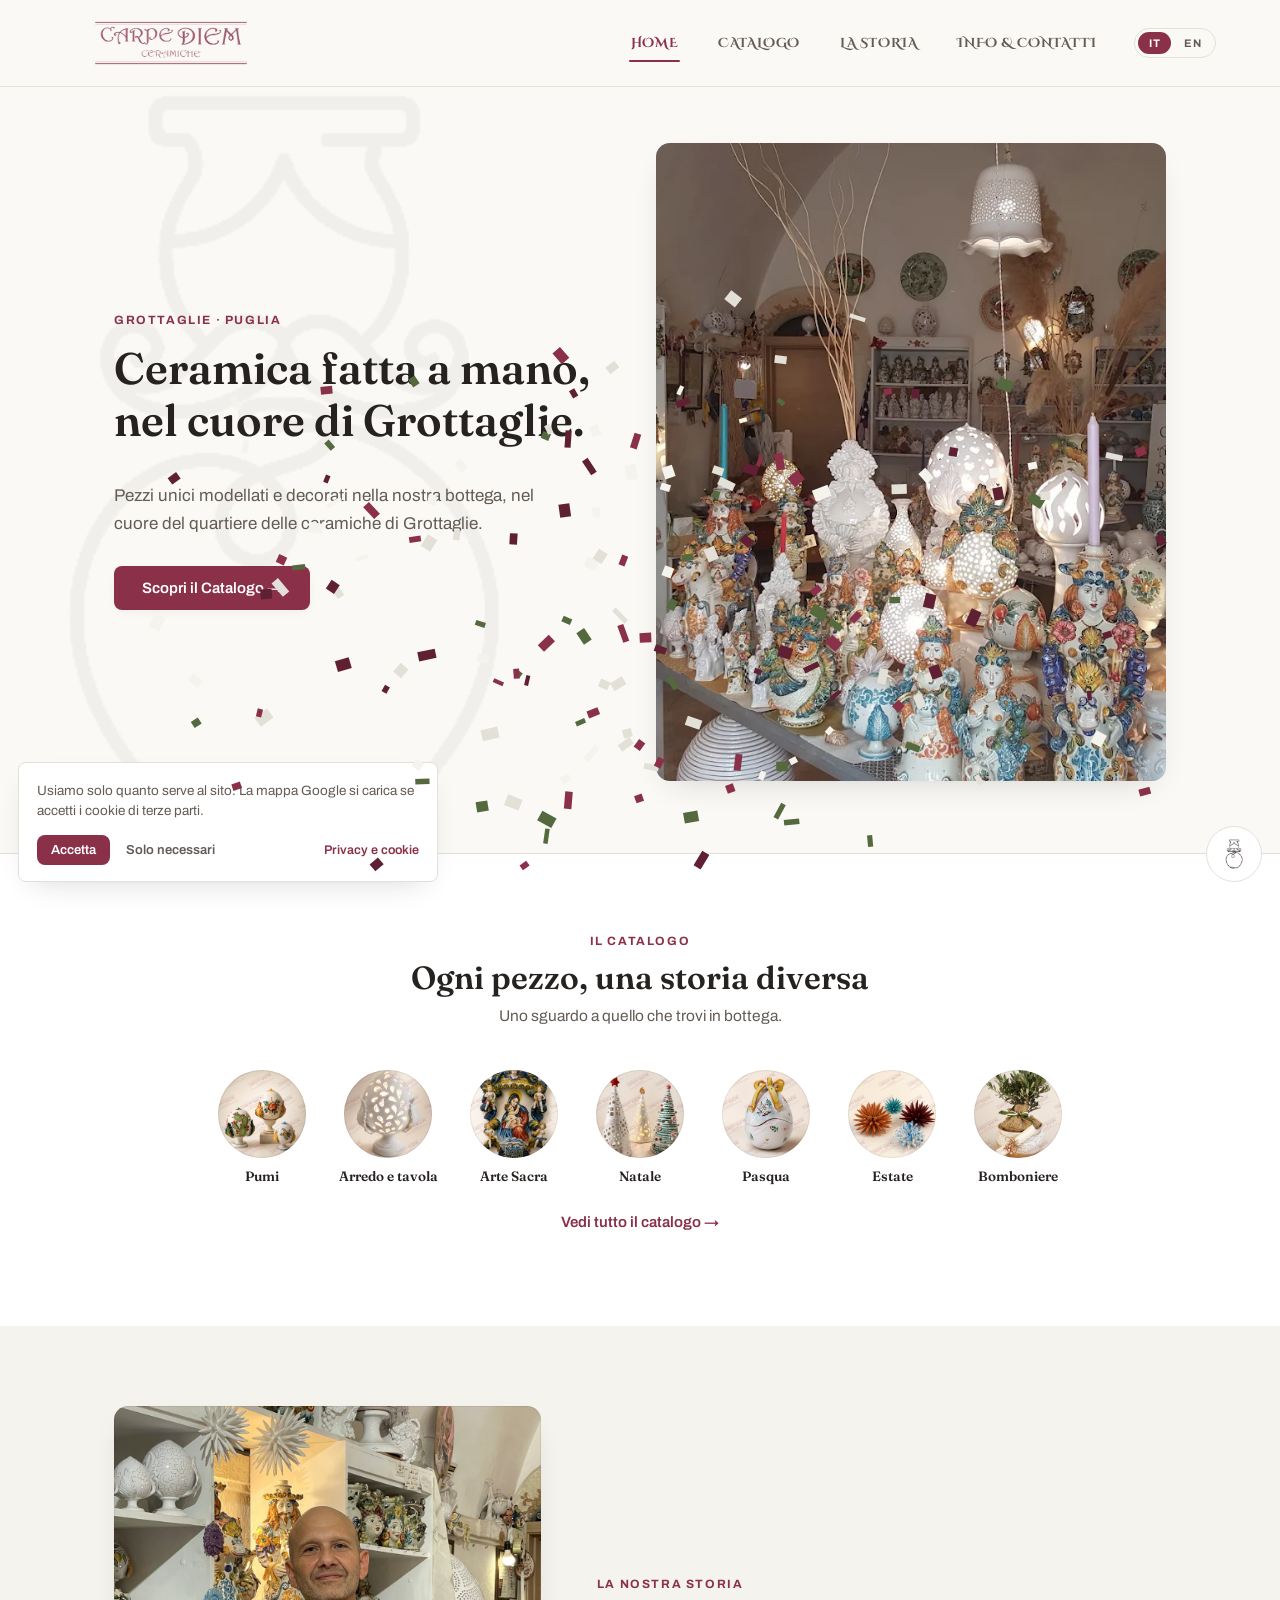
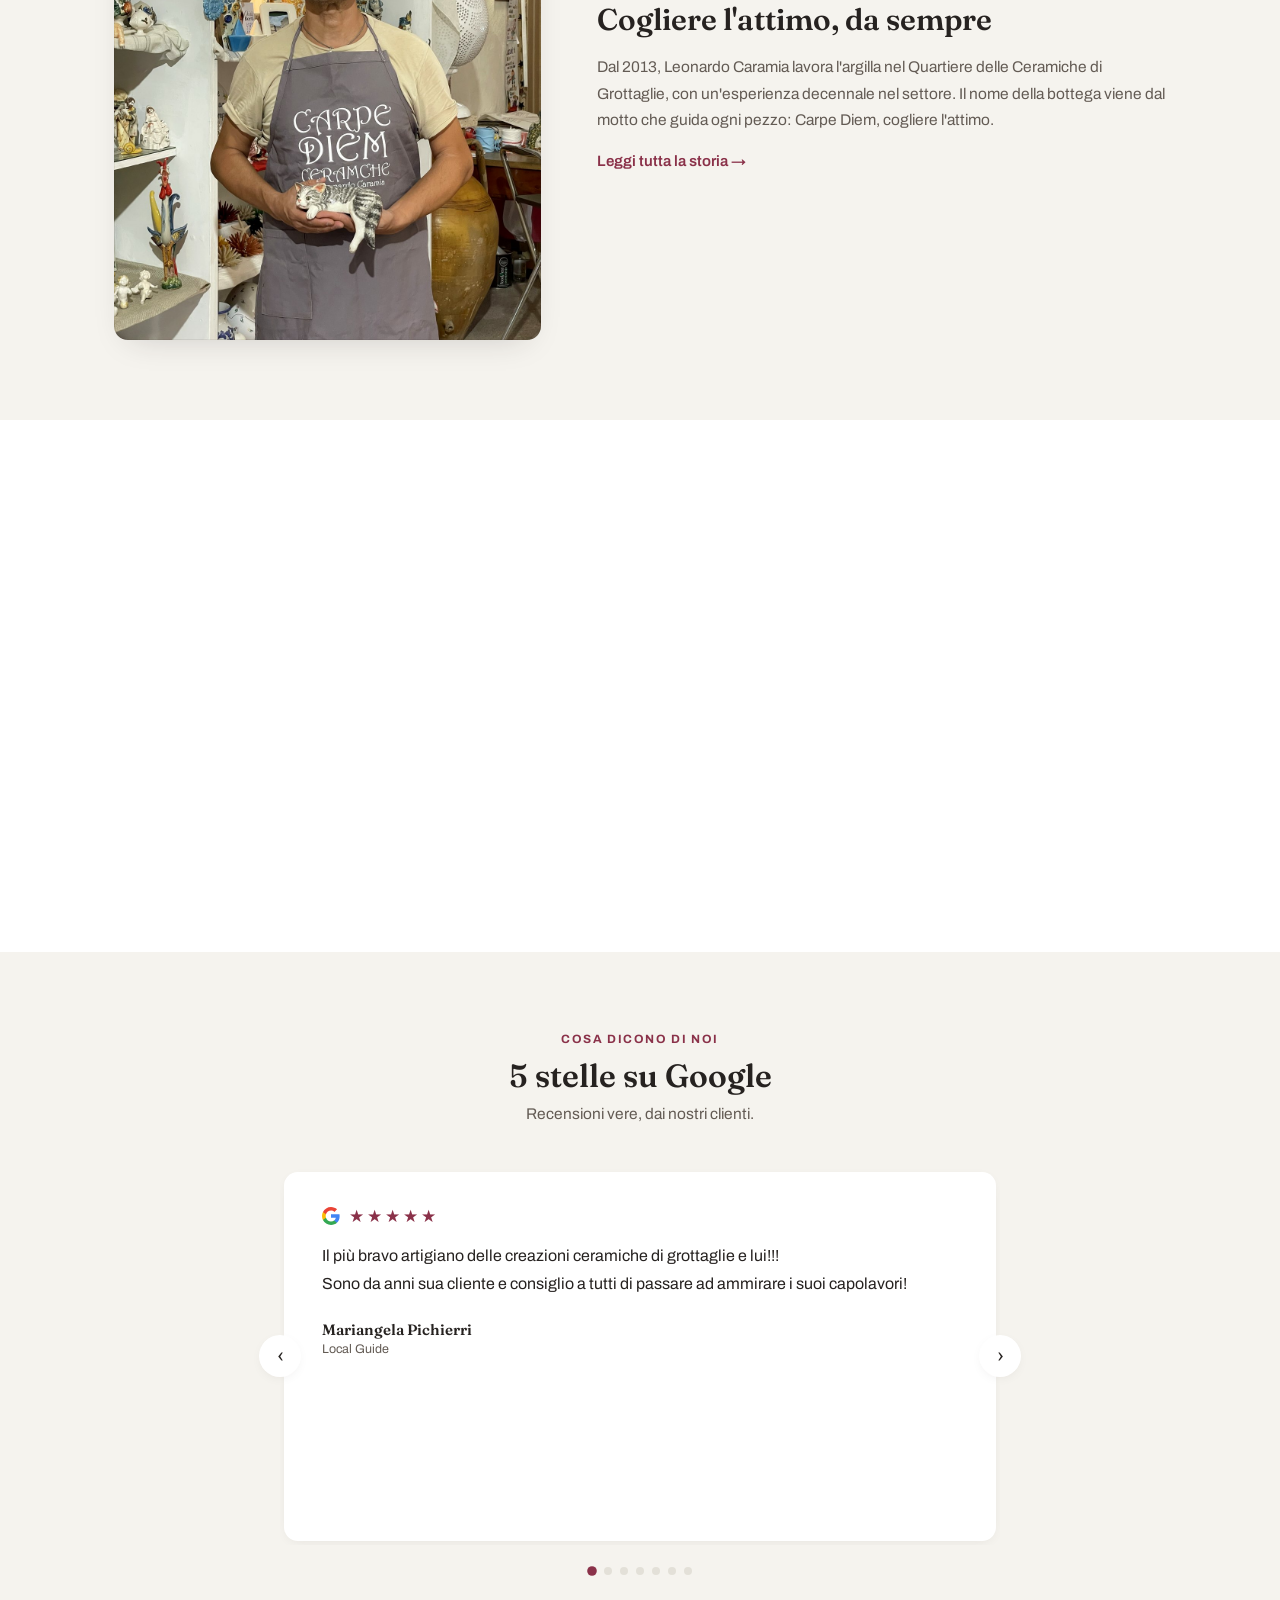
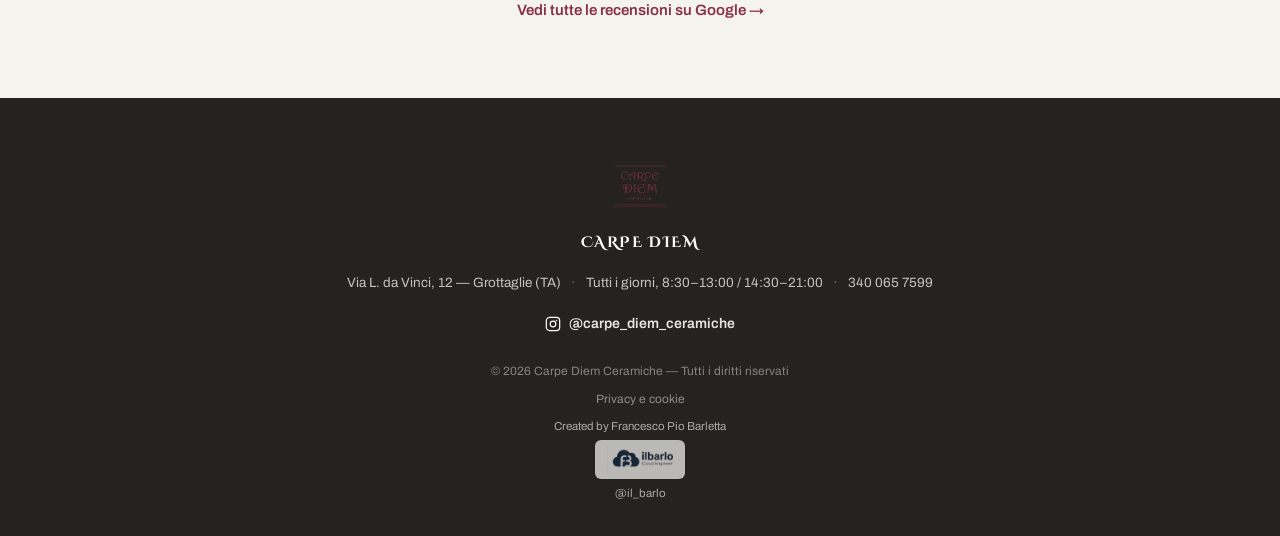
<file: index.html>
<!DOCTYPE html>
<html lang="it">
<head>
<meta charset="UTF-8">
<meta name="viewport" content="width=device-width, initial-scale=1.0">
<title>Carpe Diem Ceramiche — Ceramica artigianale a Grottaglie</title>
<link rel="icon" type="image/x-icon" href="favicon.ico">
<link rel="icon" type="image/png" sizes="32x32" href="assets/img/favicon-32.png">
<link rel="icon" type="image/png" sizes="16x16" href="assets/img/favicon-16.png">
<link rel="apple-touch-icon" sizes="180x180" href="assets/img/apple-touch-icon.png">
<link rel="stylesheet" href="css/style.css">
<script src="js/gate.js"></script>
<link rel="preconnect" href="https://fonts.googleapis.com">
<link href="https://fonts.googleapis.com/css2?family=Cinzel+Decorative:wght@700&family=Fraunces:ital,wght@0,500;0,600;0,700;1,500;1,600&family=Archivo:wght@400;500;600;700&display=swap" rel="stylesheet">
</head>
<body>

<div class="site-gate" role="status">
  <img class="site-gate-ghost" src="assets/img/mascotte-ink.png" alt="">
  <div class="site-gate-inner">
    <img class="site-gate-logo" src="assets/img/logo-mark.png" alt="Carpe Diem Ceramiche">
    <div class="eyebrow">Grottaglie · Puglia</div>
    <h1 data-en="Official opening">Apertura ufficiale</h1>
    <p class="site-gate-when">
      <span class="site-gate-day">29</span>
      <span class="site-gate-month" data-en="August">agosto</span>
    </p>
    <span class="site-gate-rule" aria-hidden="true"></span>
    <p data-en="The site goes live tomorrow. See you then.">Domani il sito sarà online. Ci vediamo lì.</p>
  </div>
  <p class="site-gate-credit">
    Realizzato da Francesco Pio Barletta —
    <a href="https://www.instagram.com/il_barlo/" target="_blank" rel="noopener">@il_barlo</a>
    ·
    <a href="https://ilbarlo.cloud" target="_blank" rel="noopener">ilbarlo.cloud</a>
  </p>
</div>

<nav class="topnav">
  <a class="logo" href="index.html"><img src="assets/img/logo-wide.png" alt="Carpe Diem Ceramiche"></a>
  <button class="nav-toggle" type="button" aria-label="Menù" aria-expanded="false" aria-controls="site-menu">
    <span></span><span></span><span></span>
  </button>
  <div class="navlinks" id="site-menu">
    <div class="nav-list">
      <a href="index.html" class="active" data-en="Home">Home</a>
      <a href="catalogo.html" data-en="Catalog">Catalogo</a>
      <a href="storia.html" data-en="Our Story">La Storia</a>
      <a href="contatti.html" data-en="Info &amp; Contact">Info &amp; Contatti</a>
    </div>
    <div class="nav-meta">
      <div class="lang-toggle">
        <button class="lang-btn active" data-lang="it">IT</button>
        <button class="lang-btn" data-lang="en">EN</button>
      </div>
      <a class="nav-ig" href="https://www.instagram.com/carpe_diem_ceramiche/" target="_blank" rel="noopener">
        <svg viewBox="0 0 24 24" fill="none" aria-hidden="true"><rect x="2" y="2" width="20" height="20" rx="5" stroke="currentColor" stroke-width="1.8"/><circle cx="12" cy="12" r="4.2" stroke="currentColor" stroke-width="1.8"/><circle cx="17.3" cy="6.7" r="1.1" fill="currentColor"/></svg>
        @carpe_diem_ceramiche
      </a>
    </div>
  </div>
</nav>

<div class="hero">
  <img class="hero-ghost" src="assets/img/mascotte-ink.png" alt="">
  <div class="wrap hero-grid">
    <div class="hero-copy">
      <div class="eyebrow">Grottaglie · Puglia</div>
      <h1 data-en="Handmade ceramics, from the heart of Grottaglie.">Ceramica fatta a mano, nel cuore di Grottaglie.</h1>
      <p class="lead" data-en="One-of-a-kind pieces shaped and decorated in our workshop, in the heart of Grottaglie's ceramics quarter.">Pezzi unici modellati e decorati nella nostra bottega, nel cuore del quartiere delle ceramiche di Grottaglie.</p>
      <a href="catalogo.html" class="btn-primary" data-en="Explore the Catalog →">Scopri il Catalogo →</a>
    </div>
    <div class="hero-photo">
      <img class="hero-image" src="assets/img/foto/bottega-interno-01.jpg" alt="Interno della bottega Carpe Diem Ceramiche">
    </div>
  </div>
</div>

<div class="section-white">
  <div class="wrap">
    <div class="section-head reveal">
      <div class="eyebrow" data-en="The Catalog">Il Catalogo</div>
      <h2 data-en="Every piece, a different story">Ogni pezzo, una storia diversa</h2>
      <p data-en="A glimpse of what you'll find in the workshop.">Uno sguardo a quello che trovi in bottega.</p>
    </div>
    <div class="cat-grid reveal-stagger">
      <a class="cat-card" href="catalogo.html#pumi">
        <div class="frame"><img src="assets/img/foto/web/studio/pumi-dipinti.jpg" alt=""></div>
        <div class="body"><h3 data-en="Pumi">Pumi</h3></div>
      </a>
      <a class="cat-card" href="catalogo.html#arredo">
        <div class="frame"><img src="assets/img/foto/web/studio/lampada-pumo.jpg" alt=""></div>
        <div class="body"><h3 data-en="Home &amp; Table">Arredo e tavola</h3></div>
      </a>
      <a class="cat-card" href="catalogo.html#sacra">
        <div class="frame"><img src="assets/img/foto/web/studio/acquasantiera.jpg" alt=""></div>
        <div class="body"><h3 data-en="Sacred Art">Arte Sacra</h3></div>
      </a>
      <a class="cat-card" href="catalogo.html#natale">
        <div class="frame"><img src="assets/img/foto/web/studio/alberi-natale.jpg" alt=""></div>
        <div class="body"><h3 data-en="Christmas">Natale</h3></div>
      </a>
      <a class="cat-card" href="catalogo.html#pasqua">
        <div class="frame"><img src="assets/img/foto/web/studio/uovo-colomba.jpg" alt=""></div>
        <div class="body"><h3 data-en="Easter">Pasqua</h3></div>
      </a>
      <a class="cat-card" href="catalogo.html#estate">
        <div class="frame"><img src="assets/img/foto/web/studio/ricci-mare.jpg" alt=""></div>
        <div class="body"><h3 data-en="Summer">Estate</h3></div>
      </a>
      <a class="cat-card" href="catalogo.html#bomboniere">
        <div class="frame"><img src="assets/img/foto/web/studio/bonsai-ulivo.jpg" alt=""></div>
        <div class="body"><h3 data-en="Wedding favors">Bomboniere</h3></div>
      </a>
    </div>
    <p class="cat-more appear"><a href="catalogo.html" class="link-arrow" data-en="See the full catalog →">Vedi tutto il catalogo →</a></p>
  </div>
</div>

<div class="section-pietra">
  <div class="wrap storia-teaser reveal">
    <div class="frame"><img src="assets/img/foto/web/artigiano.jpg" alt="Leonardo Caramia in bottega"></div>
    <div>
      <div class="eyebrow" data-en="Our Story">La Nostra Storia</div>
      <h2 data-en="Seizing the day, always">Cogliere l'attimo, da sempre</h2>
      <p data-en="Since 2013, Leonardo Caramia has been shaping clay in Grottaglie's ceramics quarter, drawing on a decade of experience in the craft. The workshop's name comes from the motto behind every piece: Carpe Diem — seize the day.">Dal 2013, Leonardo Caramia lavora l'argilla nel Quartiere delle Ceramiche di Grottaglie, con un'esperienza decennale nel settore. Il nome della bottega viene dal motto che guida ogni pezzo: Carpe Diem, cogliere l'attimo.</p>
      <a href="storia.html" class="link-arrow" data-en="Read our full story →">Leggi tutta la storia →</a>
    </div>
  </div>
</div>

<div class="section-white">
  <div class="wrap info-teaser reveal">
    <div>
      <div class="eyebrow" data-en="Visit Us">Vieni a Trovarci</div>
      <h2 data-en="The workshop awaits you">La bottega vi aspetta</h2>
      <div class="line"><b data-en="Address">Indirizzo</b> Via L. da Vinci, 12 — Grottaglie (TA)</div>
      <div class="line"><b data-en="Hours">Orari</b> <span data-en="Every day, 8:30–13:00 / 14:30–21:00">Tutti i giorni, 8:30–13:00 / 14:30–21:00</span></div>
      <div class="line"><b data-en="Phone">Telefono</b> 340 065 7599</div>
      <div style="margin-top:22px;"><a href="contatti.html" class="btn-primary" data-en="Visit us →">Vieni a trovarci →</a></div>
    </div>
    <div class="map">
      <iframe
        data-map-src="https://www.google.com/maps?q=Carpe+Diem+Ceramiche+Via+L.+da+Vinci+12+Grottaglie+TA&output=embed"
        title="Mappa della bottega"
        width="100%" height="100%" style="border:0; min-height:340px; border-radius:10px;"
        allowfullscreen loading="lazy" referrerpolicy="no-referrer-when-downgrade">
      </iframe>
    </div>
  </div>
</div>

<div class="section-pietra">
  <div class="wrap reveal">
    <div class="section-head">
      <div class="eyebrow" data-en="What People Say">Cosa Dicono di Noi</div>
      <h2 data-en="5 stars on Google">5 stelle su Google</h2>
      <p data-en="Real reviews from real customers.">Recensioni vere, dai nostri clienti.</p>
    </div>

    <div class="reviews-carousel-wrap">
      <button class="rev-nav prev" aria-label="Precedente">‹</button>
      <div class="reviews-track" id="reviewsTrack">
        <div class="review-card">
          <div class="review-source"><svg class="google-g" viewBox="0 0 18 18" xmlns="http://www.w3.org/2000/svg"><path fill="#4285F4" d="M17.64 9.2c0-.637-.057-1.251-.164-1.84H9v3.481h4.844c-.209 1.125-.843 2.078-1.796 2.717v2.258h2.908c1.702-1.567 2.684-3.874 2.684-6.615z"/><path fill="#34A853" d="M9 18c2.43 0 4.467-.806 5.956-2.18l-2.908-2.259c-.806.54-1.837.86-3.048.86-2.344 0-4.328-1.584-5.036-3.711H.957v2.332C2.438 15.983 5.482 18 9 18z"/><path fill="#FBBC05" d="M3.964 10.71c-.18-.54-.282-1.117-.282-1.71s.102-1.17.282-1.71V4.958H.957C.347 6.173 0 7.548 0 9s.348 2.827.957 4.042l3.007-2.332z"/><path fill="#EA4335" d="M9 3.58c1.321 0 2.508.454 3.44 1.345l2.582-2.58C13.463.891 11.426 0 9 0 5.482 0 2.438 2.017.957 4.958L3.964 7.29C4.672 5.163 6.656 3.58 9 3.58z"/></svg><span>★★★★★</span></div>
          <p class="review-text" data-en="He's the best ceramic craftsman in Grottaglie!!!
I've been his customer for years and I recommend everyone stop by to admire his masterpieces!">Il più bravo artigiano delle creazioni ceramiche di grottaglie e lui!!!
Sono da anni sua cliente e consiglio a tutti di passare ad ammirare i suoi capolavori!</p>
          <div class="review-author">
            <span class="name">Mariangela Pichierri</span>
            <span class="meta" data-en="Local Guide">Local Guide</span>
          </div>
        </div>
        <div class="review-card">
          <div class="review-source"><svg class="google-g" viewBox="0 0 18 18" xmlns="http://www.w3.org/2000/svg"><path fill="#4285F4" d="M17.64 9.2c0-.637-.057-1.251-.164-1.84H9v3.481h4.844c-.209 1.125-.843 2.078-1.796 2.717v2.258h2.908c1.702-1.567 2.684-3.874 2.684-6.615z"/><path fill="#34A853" d="M9 18c2.43 0 4.467-.806 5.956-2.18l-2.908-2.259c-.806.54-1.837.86-3.048.86-2.344 0-4.328-1.584-5.036-3.711H.957v2.332C2.438 15.983 5.482 18 9 18z"/><path fill="#FBBC05" d="M3.964 10.71c-.18-.54-.282-1.117-.282-1.71s.102-1.17.282-1.71V4.958H.957C.347 6.173 0 7.548 0 9s.348 2.827.957 4.042l3.007-2.332z"/><path fill="#EA4335" d="M9 3.58c1.321 0 2.508.454 3.44 1.345l2.582-2.58C13.463.891 11.426 0 9 0 5.482 0 2.438 2.017.957 4.958L3.964 7.29C4.672 5.163 6.656 3.58 9 3.58z"/></svg><span>★★★★★</span></div>
          <p class="review-text" data-en="I went with my wife to Leonardo's workshop, and we were immediately struck by the huge variety and beauty of the pieces on display. Leonardo was warm and friendly, and told us about the story and character behind his handmade work — all beautifully crafted and unique, showing just how much passion he puts into what he does.
We had to pick two gifts for friends of ours, and he recommended the best options for what we needed — we were truly spoiled for choice.
For us he's the go-to place for gifts that really make an impression. Highly recommended.">Sono andato con mia moglie nella bottega di Leonardo, siamo stati subito colpiti dalla grandissima varietà e bellezza delle opere esposte. Leonardo è stato molto affabile e cordiale, ci ha raccontato la particolarità e la storia delle sue opere artigianali, tutte di ottima fattura e particolari, facendo trasparire tutta la sua passione in quello che fa.
Dovevamo scegliere due pensieri per delle nostre amiche e lui ci ha consigliato le opzioni migliori per le nostre esigenze, abbiamo avuto davvero l'imbarazzo della scelta.
Per noi è un punto di riferimento per la scelta di regali che facciano effetto, lo consiglio vivamente.</p>
          <div class="review-author">
            <span class="name">Walter Rife</span>
          </div>
        </div>
        <div class="review-card">
          <div class="review-source"><svg class="google-g" viewBox="0 0 18 18" xmlns="http://www.w3.org/2000/svg"><path fill="#4285F4" d="M17.64 9.2c0-.637-.057-1.251-.164-1.84H9v3.481h4.844c-.209 1.125-.843 2.078-1.796 2.717v2.258h2.908c1.702-1.567 2.684-3.874 2.684-6.615z"/><path fill="#34A853" d="M9 18c2.43 0 4.467-.806 5.956-2.18l-2.908-2.259c-.806.54-1.837.86-3.048.86-2.344 0-4.328-1.584-5.036-3.711H.957v2.332C2.438 15.983 5.482 18 9 18z"/><path fill="#FBBC05" d="M3.964 10.71c-.18-.54-.282-1.117-.282-1.71s.102-1.17.282-1.71V4.958H.957C.347 6.173 0 7.548 0 9s.348 2.827.957 4.042l3.007-2.332z"/><path fill="#EA4335" d="M9 3.58c1.321 0 2.508.454 3.44 1.345l2.582-2.58C13.463.891 11.426 0 9 0 5.482 0 2.438 2.017.957 4.958L3.964 7.29C4.672 5.163 6.656 3.58 9 3.58z"/></svg><span>★★★★★</span></div>
          <p class="review-text" data-en="As you choose, watching the skill behind each piece, you listen to the story of a life that began out of passion and became an art workshop.
Bought an oil cruet, a cutting board, a candle holder and a lucky pomegranate.
Not to be missed.">Mentre scegli osservando la maestria di ogni realizzazione, ascolti i racconti di una vita iniziata per passione e realizzata con apertura bottega d'arte.
Acquistato oliera, taglliere, porta candela e melagrana che porta fortuna. Da non perdere</p>
          <div class="review-author">
            <span class="name">Daniela Balestri</span>
            <span class="meta" data-en="Local Guide">Local Guide</span>
          </div>
        </div>
        <div class="review-card">
          <div class="review-source"><svg class="google-g" viewBox="0 0 18 18" xmlns="http://www.w3.org/2000/svg"><path fill="#4285F4" d="M17.64 9.2c0-.637-.057-1.251-.164-1.84H9v3.481h4.844c-.209 1.125-.843 2.078-1.796 2.717v2.258h2.908c1.702-1.567 2.684-3.874 2.684-6.615z"/><path fill="#34A853" d="M9 18c2.43 0 4.467-.806 5.956-2.18l-2.908-2.259c-.806.54-1.837.86-3.048.86-2.344 0-4.328-1.584-5.036-3.711H.957v2.332C2.438 15.983 5.482 18 9 18z"/><path fill="#FBBC05" d="M3.964 10.71c-.18-.54-.282-1.117-.282-1.71s.102-1.17.282-1.71V4.958H.957C.347 6.173 0 7.548 0 9s.348 2.827.957 4.042l3.007-2.332z"/><path fill="#EA4335" d="M9 3.58c1.321 0 2.508.454 3.44 1.345l2.582-2.58C13.463.891 11.426 0 9 0 5.482 0 2.438 2.017.957 4.958L3.964 7.29C4.672 5.163 6.656 3.58 9 3.58z"/></svg><span>★★★★★</span></div>
          <p class="review-text" data-en="Leonardo feels like family by now.
Plates, lamps, nativity figures, and finally the wedding favors for our big day. We chose and personalized them together with him — he has endless patience when it comes to explaining his work and giving advice. A wonderful craftsman and artist.
We'll keep coming back. Needless to say, our guests were delighted.">Leonardo ormai è di famiglia. Servizi di piatti, lampade, presepi e per finire le bomboniere per il nostro grande giorno. Le abbiamo scelte e personalizzate insieme a lui che ha una pazienza infinita quando si tratta di spiegare il suo lavoro e dare consigli. Un artigiano ed un artista fantastico.
Continueremo a tornare. Inutile specificare che i nostri ospiti sono rimasti entusiasti.</p>
          <div class="review-author">
            <span class="name">Maria Francesca Soccio</span>
          </div>
        </div>
        <div class="review-card">
          <div class="review-source"><svg class="google-g" viewBox="0 0 18 18" xmlns="http://www.w3.org/2000/svg"><path fill="#4285F4" d="M17.64 9.2c0-.637-.057-1.251-.164-1.84H9v3.481h4.844c-.209 1.125-.843 2.078-1.796 2.717v2.258h2.908c1.702-1.567 2.684-3.874 2.684-6.615z"/><path fill="#34A853" d="M9 18c2.43 0 4.467-.806 5.956-2.18l-2.908-2.259c-.806.54-1.837.86-3.048.86-2.344 0-4.328-1.584-5.036-3.711H.957v2.332C2.438 15.983 5.482 18 9 18z"/><path fill="#FBBC05" d="M3.964 10.71c-.18-.54-.282-1.117-.282-1.71s.102-1.17.282-1.71V4.958H.957C.347 6.173 0 7.548 0 9s.348 2.827.957 4.042l3.007-2.332z"/><path fill="#EA4335" d="M9 3.58c1.321 0 2.508.454 3.44 1.345l2.582-2.58C13.463.891 11.426 0 9 0 5.482 0 2.438 2.017.957 4.958L3.964 7.29C4.672 5.163 6.656 3.58 9 3.58z"/></svg><span>★★★★★</span></div>
          <p class="review-text" data-en="A truly wonderful ceramics workshop! The moment you walk in, you can feel the passion and love for this craft. The shop is charming, welcoming and full of one-of-a-kind pieces, all handmade by the owner — a true artist who creates every piece with great care and skill!!! If you're looking for authenticity, quality and real craftsmanship, this is the place. Highly recommended!">Un laboratorio di ceramica davvero meraviglioso! Appena si entra si percepisce la passione e l'amore per questo mestiere. Il negozio è grazioso, accogliente e ricco di pezzi unici, realizzati interamente a mano dal proprietario, un vero artista che crea ogni opera con grande cura e maestria!!! Se cercate autenticità, qualità e artigianato vero, questo è il posto giusto. Consigliatissimo!</p>
          <div class="review-author">
            <span class="name">Valentina Faraone</span>
            <span class="meta" data-en="Local Guide">Local Guide</span>
          </div>
        </div>
        <div class="review-card">
          <div class="review-source"><svg class="fb-icon" viewBox="0 0 24 24" xmlns="http://www.w3.org/2000/svg"><circle cx="12" cy="12" r="12" fill="#1877F2"/><path fill="#fff" d="M15.5 8.5h-1.6c-.3 0-.6.3-.6.7v1.4h2.1l-.3 2.2h-1.8V19h-2.3v-6.2H9.3v-2.2h1.7V9c0-1.7 1-2.9 2.7-2.9h1.8v2.4z"/></svg><span data-en="Recommends">Consiglia</span></div>
          <p class="review-text" data-en="Leonardo is a true master! Originality, seriousness, expertise and professionalism are qualities that define his work, and they make the pieces created by his skilled hands real and true masterpieces of art!">Leonardo un vero maestro!originalita',serieta',competenza e professionalità sono doti che contraddistinguono il suo lavoro e fanno dei suoi oggetti creati con le sue sapienti mani dei veri e propri CAPOLAVORI d'arte!</p>
          <div class="review-author">
            <span class="name">Lina Fabbiano</span>
            <span class="meta" data-en="via Facebook">via Facebook</span>
          </div>
        </div>
        <div class="review-card">
          <div class="review-source"><svg class="fb-icon" viewBox="0 0 24 24" xmlns="http://www.w3.org/2000/svg"><circle cx="12" cy="12" r="12" fill="#1877F2"/><path fill="#fff" d="M15.5 8.5h-1.6c-.3 0-.6.3-.6.7v1.4h2.1l-.3 2.2h-1.8V19h-2.3v-6.2H9.3v-2.2h1.7V9c0-1.7 1-2.9 2.7-2.9h1.8v2.4z"/></svg><span data-en="Recommends">Consiglia</span></div>
          <p class="review-text" data-en="Leonardo and his art were a truly delightful surprise.
His work is really wonderful, made with great skill and cared for down to the smallest detail.
His ability to explain all the traditions behind his pieces also makes the experience even more memorable.
If you're in Grottaglie and want to bring home a real work of art, Carpe Diem is a must-visit.">Leonardo e la sua arte sono state davvero una piacevolissima sorpresa.
Le sue opere sono davvero una meraviglia, create con maestria e curate nei minimi particolari.
Inoltre la sua capacità di illustrare tutte le tradizioni che si celano dietro le sue opere rende l'esperienza ancora più indimenticabile.
Se andate a Grottaglie e avete voglia di portarvi a casa una vera opera d'arte, Carpe Diem è una tappa obbligatoria!</p>
          <div class="review-author">
            <span class="name">Alessia Schiavo</span>
            <span class="meta" data-en="via Facebook">via Facebook</span>
          </div>
        </div>
      </div>
      <button class="rev-nav next" aria-label="Successiva">›</button>
    </div>
    <div class="reviews-dots" id="reviewsDots"></div>

    <div class="reviews-cta">
      <a href="https://www.google.com/maps/search/?api=1&query=Carpe+Diem+Ceramiche+Via+L.+da+Vinci+12+Grottaglie+TA" target="_blank" rel="noopener" class="link-arrow" data-en="See all reviews on Google →">Vedi tutte le recensioni su Google →</a>
    </div>
  </div>
</div>

<footer class="site-footer">
  <div class="wrap footer-inner">
    <img class="footer-mark" src="assets/img/logo-mark.png" alt="">
    <p class="footer-sign">Carpe Diem</p>
    <div class="footer-facts">
      <span>Via L. da Vinci, 12 — Grottaglie (TA)</span>
      <span data-en="Every day, 8:30–13:00 / 14:30–21:00">Tutti i giorni, 8:30–13:00 / 14:30–21:00</span>
      <a href="tel:+393400657599">340 065 7599</a>
    </div>
    <a href="https://www.instagram.com/carpe_diem_ceramiche/" target="_blank" rel="noopener" class="ig">
      <svg viewBox="0 0 24 24" fill="none" xmlns="http://www.w3.org/2000/svg"><rect x="2" y="2" width="20" height="20" rx="5" stroke="white" stroke-width="1.8"/><circle cx="12" cy="12" r="4.2" stroke="white" stroke-width="1.8"/><circle cx="17.3" cy="6.7" r="1.1" fill="white"/></svg>
      @carpe_diem_ceramiche
    </a>
    <div class="copyright" data-en="© 2026 Carpe Diem Ceramiche — All rights reserved">© 2026 Carpe Diem Ceramiche — Tutti i diritti riservati</div>
    <div class="footer-legal"><a href="privacy.html" data-en="Privacy &amp; cookies">Privacy e cookie</a></div>
    <div class="credit">
      <span>Created by Francesco Pio Barletta</span>
      <a class="credit-brand" href="https://ilbarlo.cloud" target="_blank" rel="noopener">
        <img src="assets/img/ilbarlo.png" alt="ilbarlo">
      </a>
      <a href="https://www.instagram.com/il_barlo/" target="_blank" rel="noopener">@il_barlo</a>
    </div>
  </div>
</footer>

<script src="js/motion.js"></script>
<script src="js/nav.js"></script>
<script src="js/reviews.js"></script>
<script src="js/i18n.js"></script>
<script src="js/cookies.js"></script>
<script src="js/ask.js"></script>

</body>
</html>
</file>
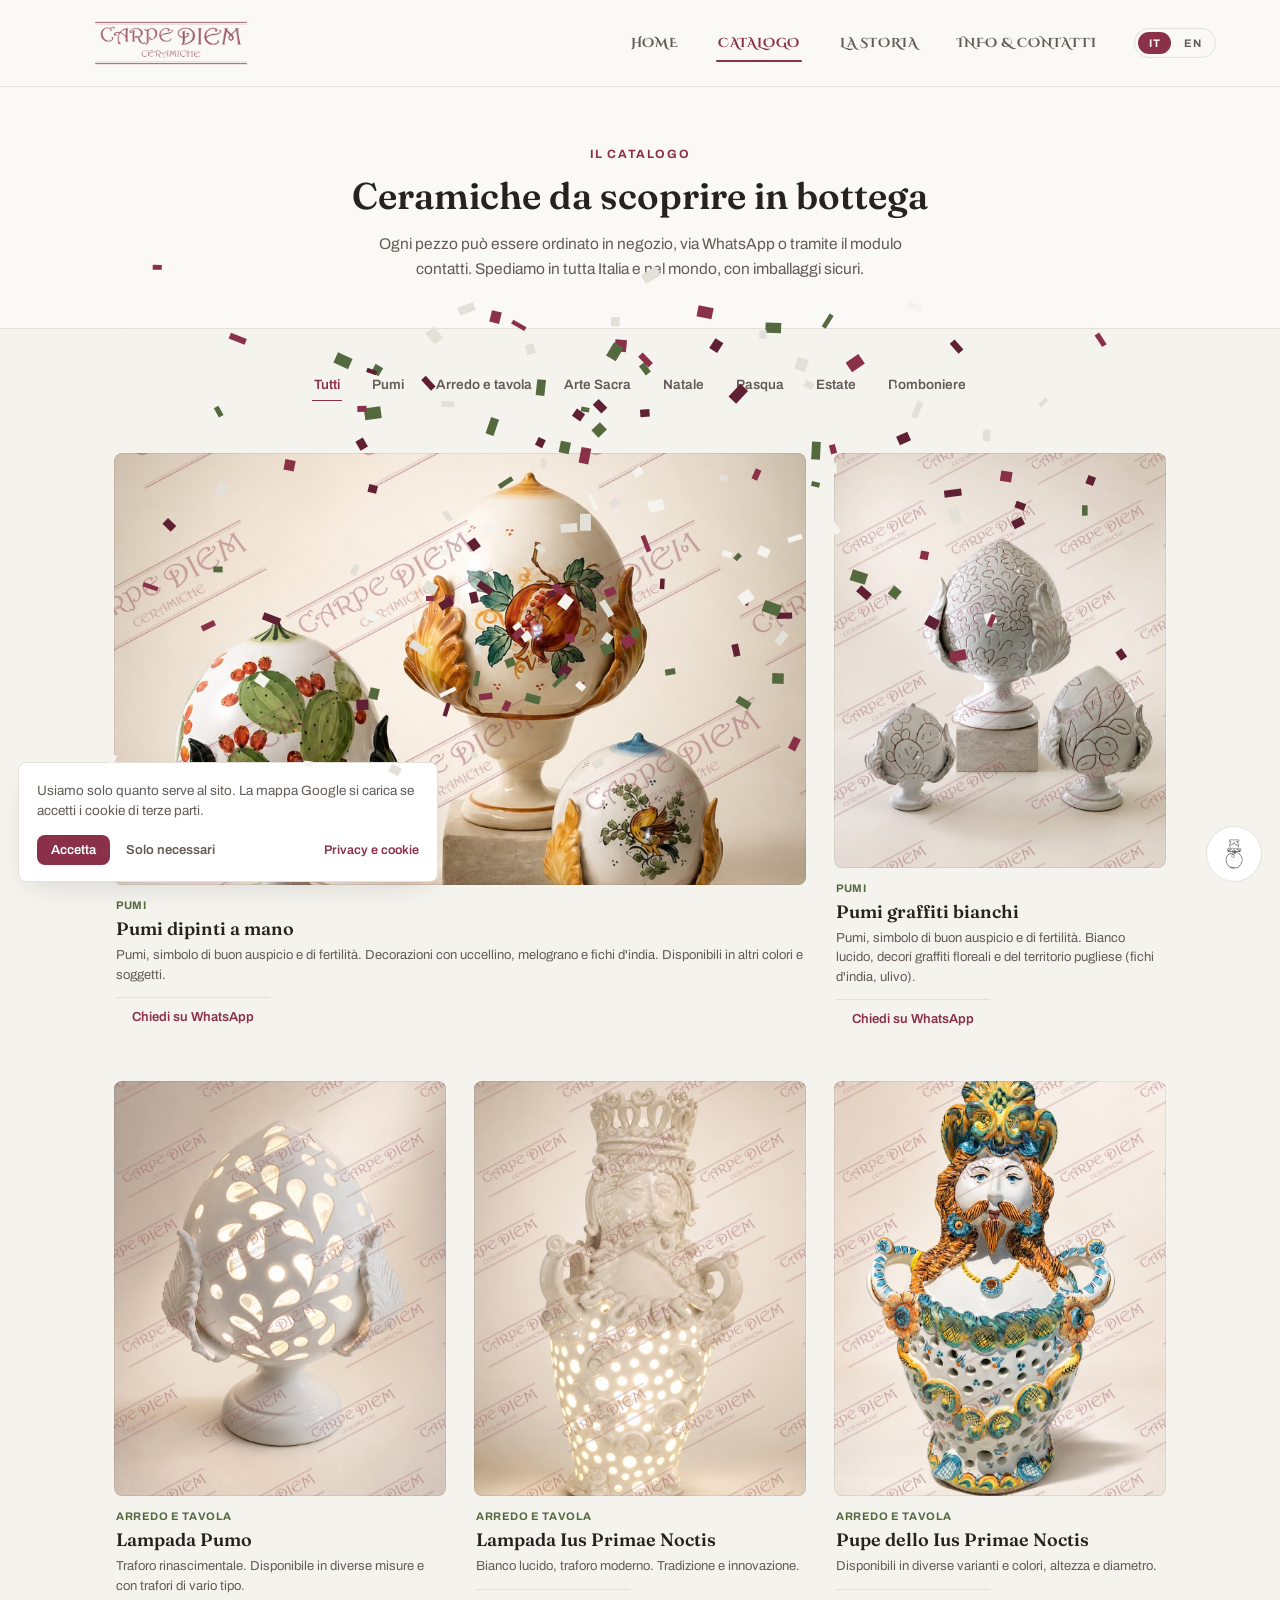
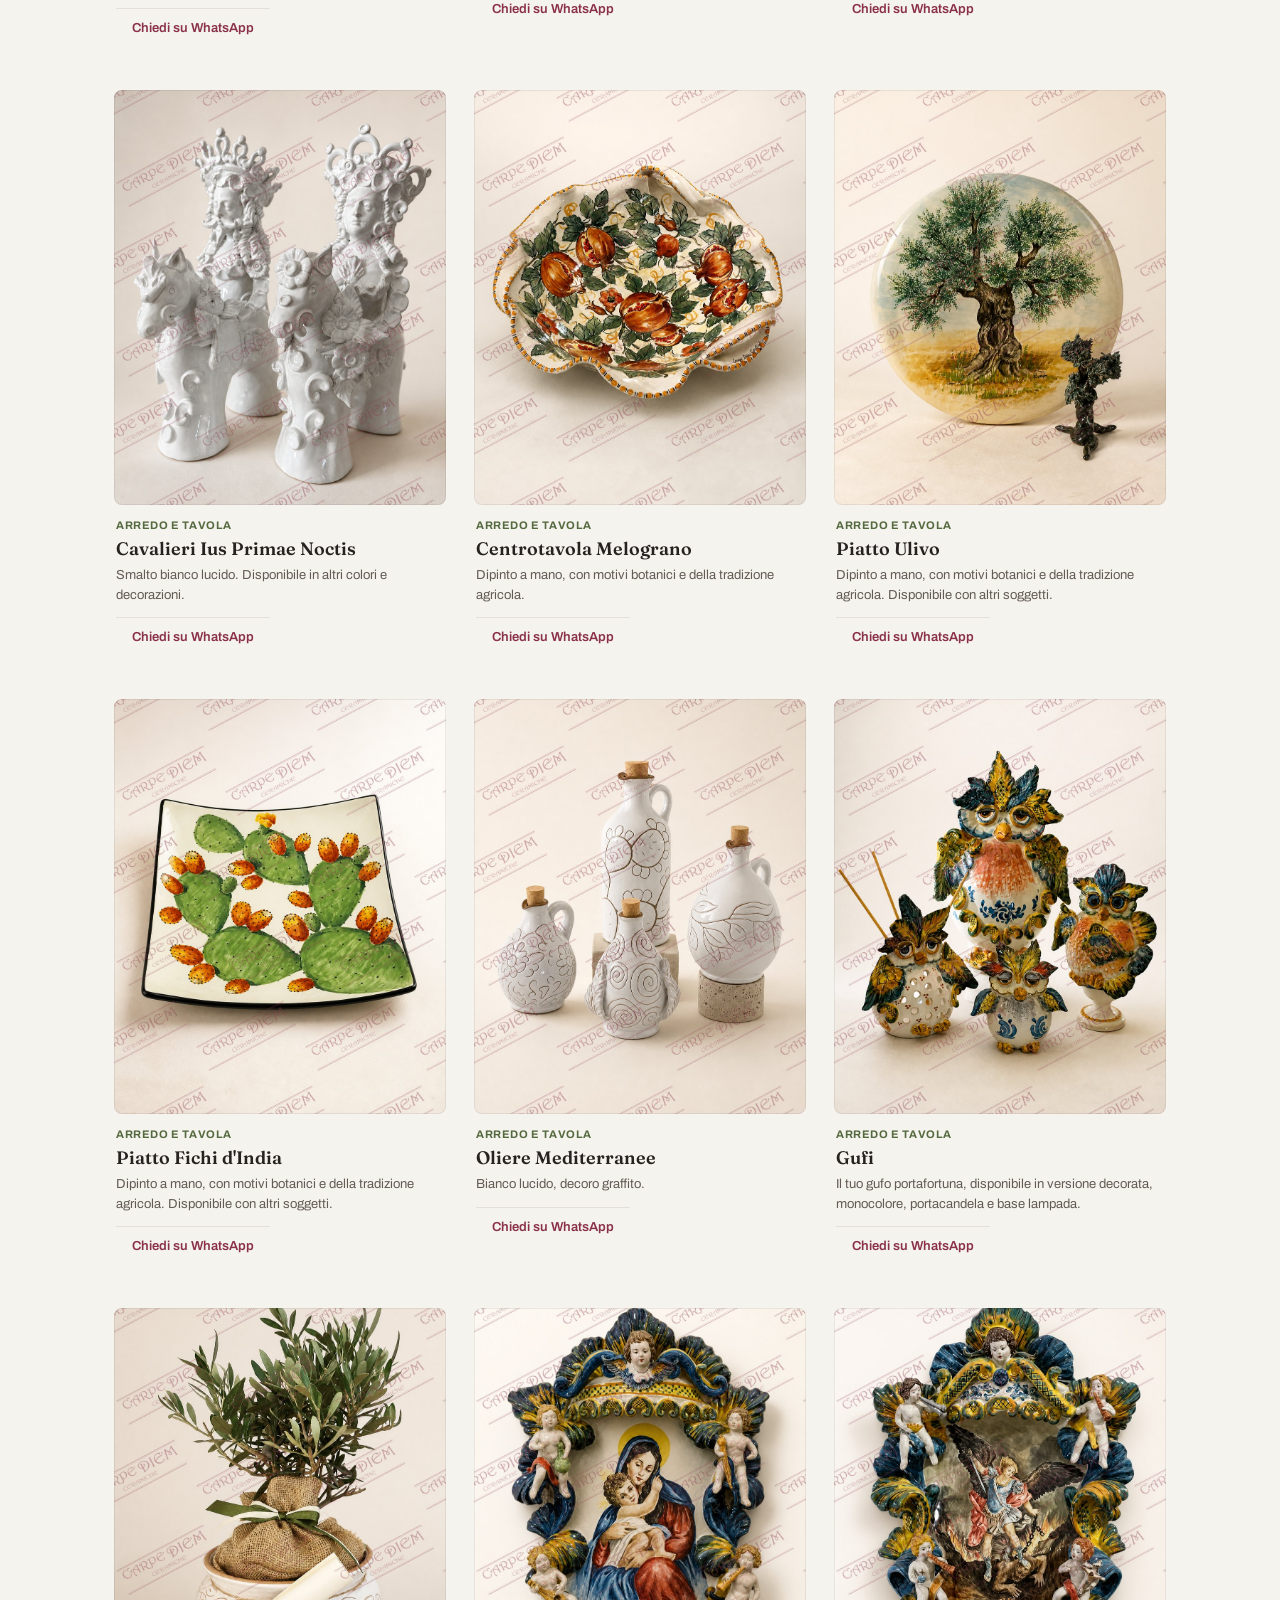
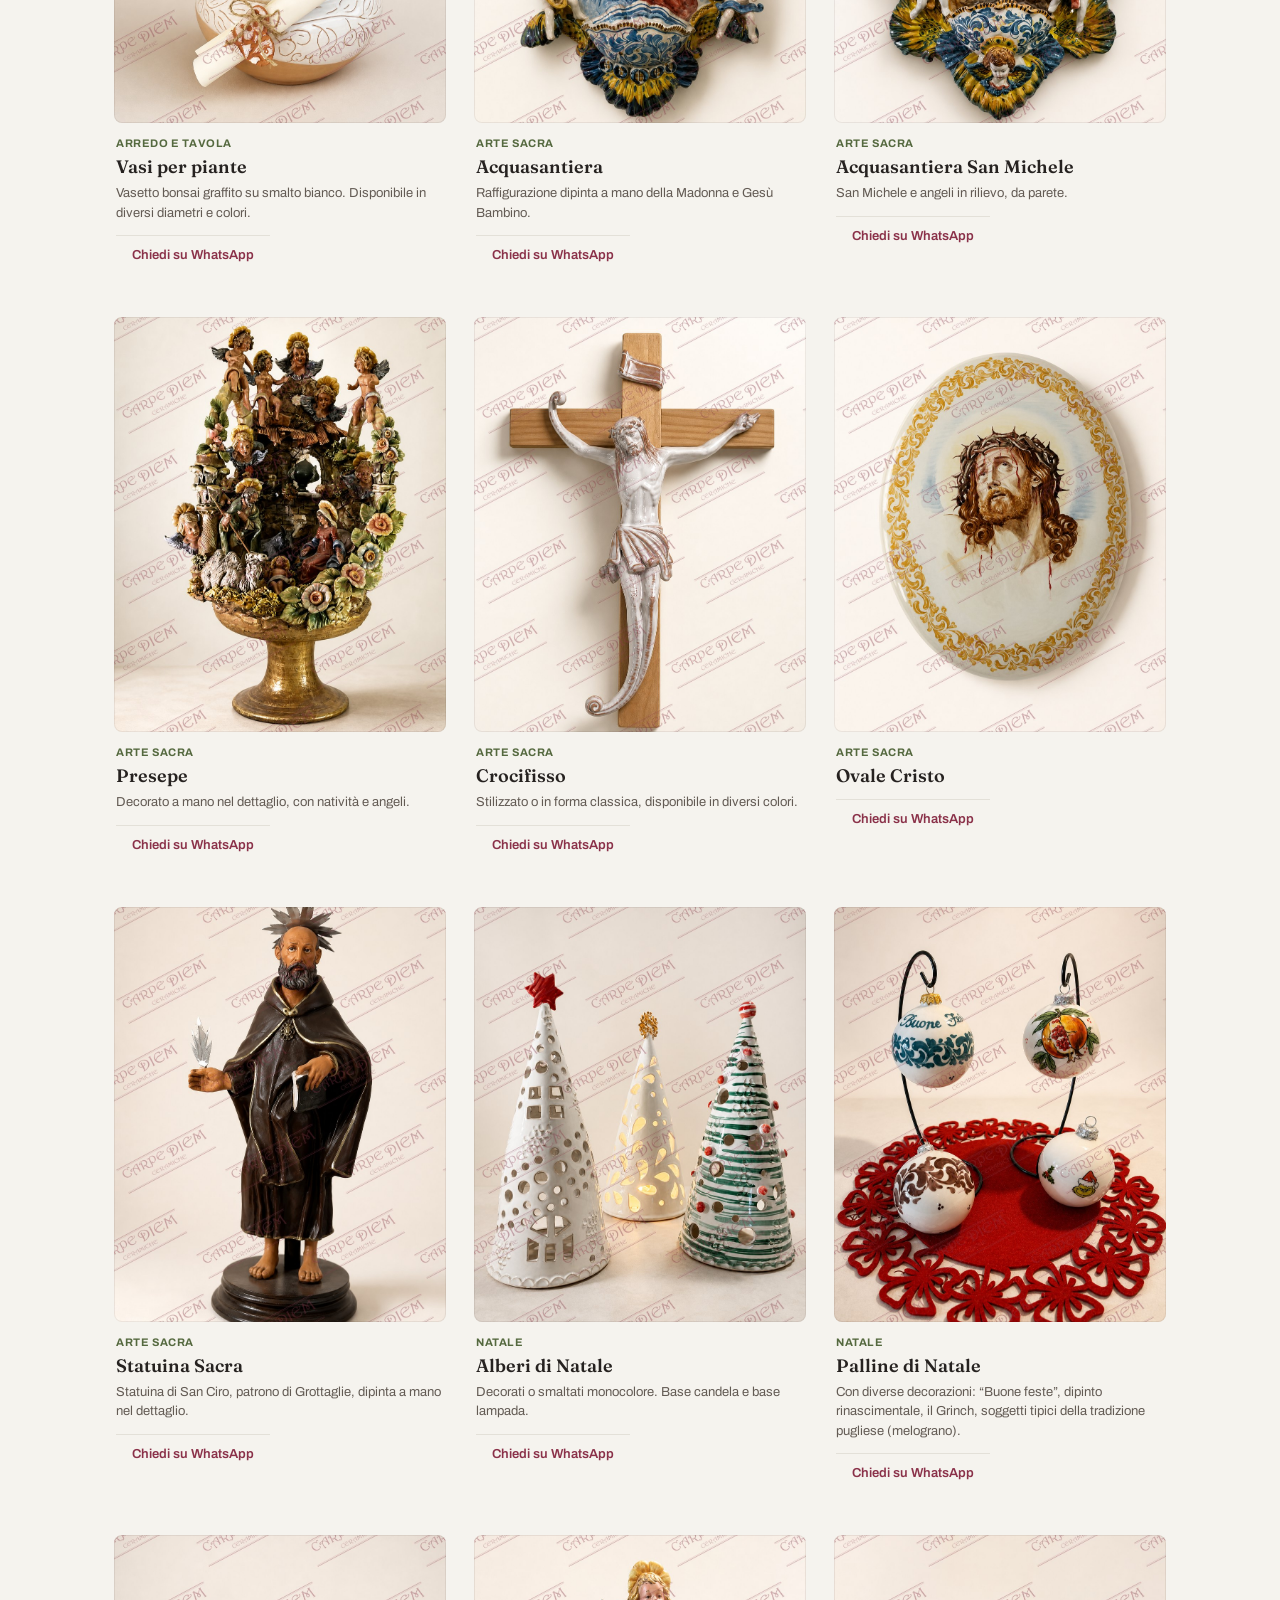
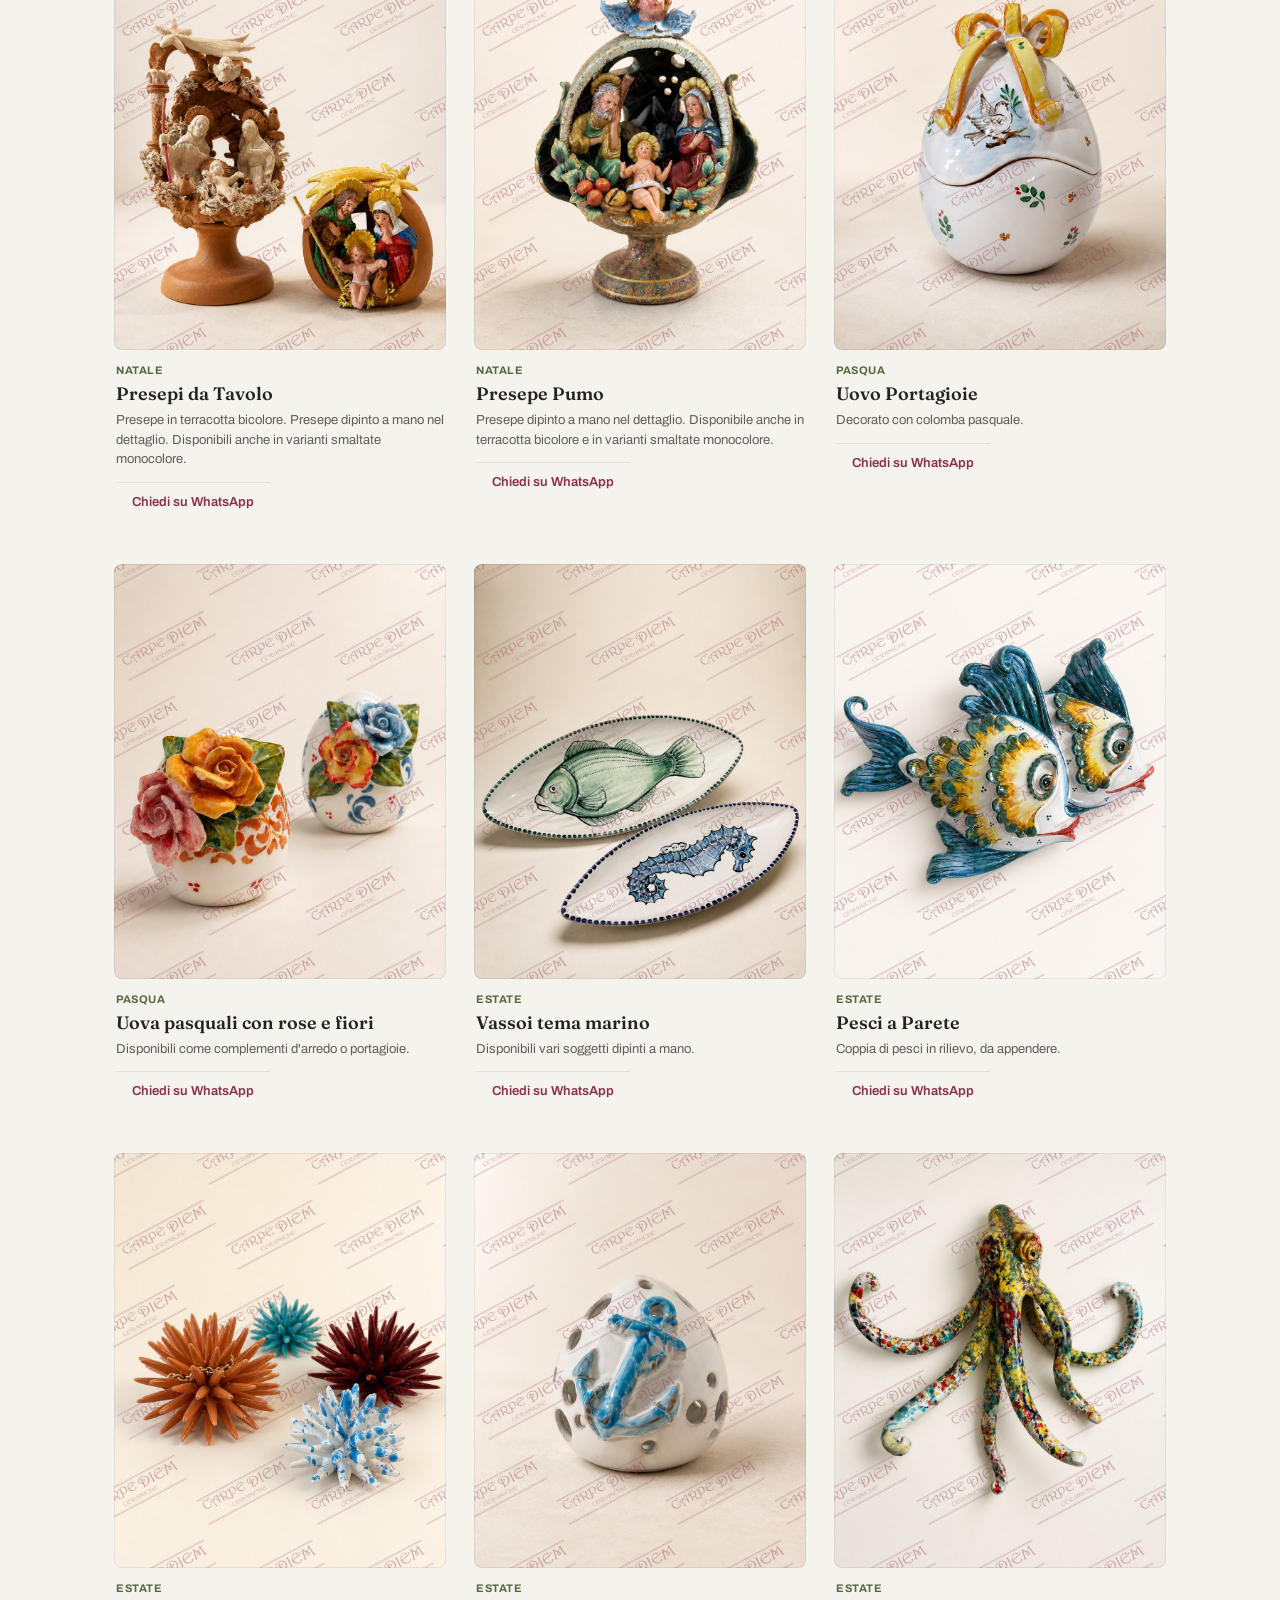
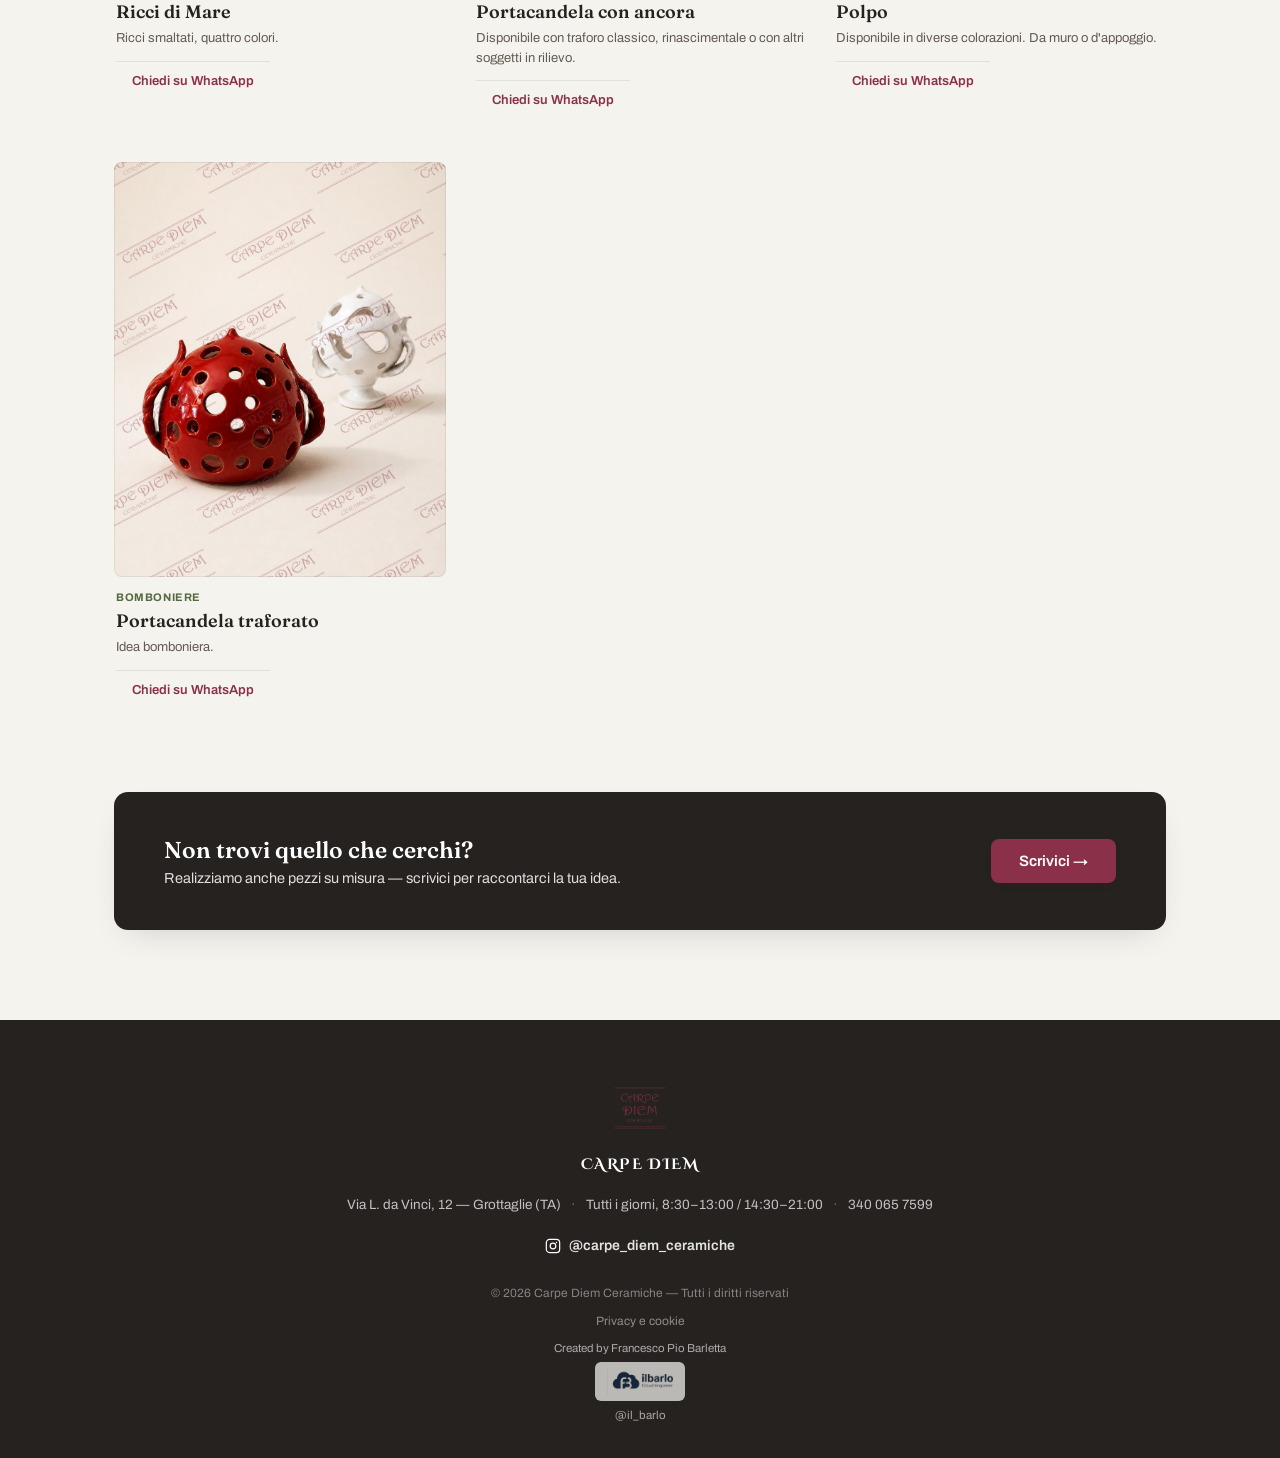
<file: catalogo.html>
<!DOCTYPE html>
<html lang="it">
<head>
<meta charset="UTF-8">
<meta name="viewport" content="width=device-width, initial-scale=1.0">
<title>Catalogo — Carpe Diem Ceramiche</title>
<link rel="icon" type="image/x-icon" href="favicon.ico">
<link rel="icon" type="image/png" sizes="32x32" href="assets/img/favicon-32.png">
<link rel="icon" type="image/png" sizes="16x16" href="assets/img/favicon-16.png">
<link rel="apple-touch-icon" sizes="180x180" href="assets/img/apple-touch-icon.png">
<link rel="stylesheet" href="css/style.css">
<script src="js/gate.js"></script>
<link rel="preconnect" href="https://fonts.googleapis.com">
<link href="https://fonts.googleapis.com/css2?family=Cinzel+Decorative:wght@700&family=Fraunces:ital,wght@0,500;0,600;0,700;1,500;1,600&family=Archivo:wght@400;500;600;700&display=swap" rel="stylesheet">
</head>
<body>

<div class="site-gate" role="status">
  <img class="site-gate-ghost" src="assets/img/mascotte-ink.png" alt="">
  <div class="site-gate-inner">
    <img class="site-gate-logo" src="assets/img/logo-mark.png" alt="Carpe Diem Ceramiche">
    <div class="eyebrow">Grottaglie · Puglia</div>
    <h1 data-en="Official opening">Apertura ufficiale</h1>
    <p class="site-gate-when">
      <span class="site-gate-day">29</span>
      <span class="site-gate-month" data-en="August">agosto</span>
    </p>
    <span class="site-gate-rule" aria-hidden="true"></span>
    <p data-en="The site goes live tomorrow. See you then.">Domani il sito sarà online. Ci vediamo lì.</p>
  </div>
  <p class="site-gate-credit">
    Realizzato da Francesco Pio Barletta —
    <a href="https://www.instagram.com/il_barlo/" target="_blank" rel="noopener">@il_barlo</a>
    ·
    <a href="https://ilbarlo.cloud" target="_blank" rel="noopener">ilbarlo.cloud</a>
  </p>
</div>

<nav class="topnav">
  <a class="logo" href="index.html"><img src="assets/img/logo-wide.png" alt="Carpe Diem Ceramiche"></a>
  <button class="nav-toggle" type="button" aria-label="Menù" aria-expanded="false" aria-controls="site-menu">
    <span></span><span></span><span></span>
  </button>
  <div class="navlinks" id="site-menu">
    <div class="nav-list">
      <a href="index.html" data-en="Home">Home</a>
      <a href="catalogo.html" class="active" data-en="Catalog">Catalogo</a>
      <a href="storia.html" data-en="Our Story">La Storia</a>
      <a href="contatti.html" data-en="Info &amp; Contact">Info &amp; Contatti</a>
    </div>
    <div class="nav-meta">
      <div class="lang-toggle">
        <button class="lang-btn active" data-lang="it">IT</button>
        <button class="lang-btn" data-lang="en">EN</button>
      </div>
      <a class="nav-ig" href="https://www.instagram.com/carpe_diem_ceramiche/" target="_blank" rel="noopener">
        <svg viewBox="0 0 24 24" fill="none" aria-hidden="true"><rect x="2" y="2" width="20" height="20" rx="5" stroke="currentColor" stroke-width="1.8"/><circle cx="12" cy="12" r="4.2" stroke="currentColor" stroke-width="1.8"/><circle cx="17.3" cy="6.7" r="1.1" fill="currentColor"/></svg>
        @carpe_diem_ceramiche
      </a>
    </div>
  </div>
</nav>

<div class="page-hero">
  <div class="eyebrow" data-en="The Catalog">Il Catalogo</div>
  <h1 data-en="Ceramics to discover in our workshop">Ceramiche da scoprire in bottega</h1>
  <p data-en="Every piece can be ordered in-store, via WhatsApp, or through our contact form. We ship across Italy and worldwide, with secure packaging.">Ogni pezzo può essere ordinato in negozio, via WhatsApp o tramite il modulo contatti. Spediamo in tutta Italia e nel mondo, con imballaggi sicuri.</p>
</div>

<div class="wrap">
  <div class="filters appear">
    <button class="filter-pill active" data-cat="all" data-en="All">Tutti</button>
    <button class="filter-pill" data-cat="pumi" data-en="Pumi">Pumi</button>
    <button class="filter-pill" data-cat="arredo" data-en="Home &amp; Table">Arredo e tavola</button>
    <button class="filter-pill" data-cat="sacra" data-en="Sacred Art">Arte Sacra</button>
    <button class="filter-pill" data-cat="natale" data-en="Christmas">Natale</button>
    <button class="filter-pill" data-cat="pasqua" data-en="Easter">Pasqua</button>
    <button class="filter-pill" data-cat="estate" data-en="Summer">Estate</button>
    <button class="filter-pill" data-cat="bomboniere" data-en="Wedding favors">Bomboniere</button>
  </div>

  <div class="prod-grid is-all appear-in">
    <div class="prod-card is-featured" data-cat="pumi">
      <div class="frame"><img src="assets/img/foto/web/studio/pumi-dipinti.jpg" alt="Pumi dipinti a mano"></div>
      <div class="body">
        <div class="cat-tag" data-en="Pumi">Pumi</div>
        <div class="name" data-en="Hand-Painted Pumi">Pumi dipinti a mano</div>
        <div class="note" data-en="Pumi, a symbol of good fortune and fertility. Decorated with a bird, pomegranate and prickly pear. Also available in other colours and motifs.">Pumi, simbolo di buon auspicio e di fertilità. Decorazioni con uccellino, melograno e fichi d'india. Disponibili in altri colori e soggetti.</div>
        <a class="ask-wa" href="https://wa.me/393400657599?text=Ciao%2C%20vorrei%20informazioni%20su%20questo%20pezzo%3A%20Pumi%20dipinti%20a%20mano" target="_blank" rel="noopener" data-en="Ask on WhatsApp">Chiedi su WhatsApp</a>
      </div>
    </div>
    <div class="prod-card" data-cat="pumi">
      <div class="frame"><img src="assets/img/foto/web/studio/pumi-bianchi.jpg" alt="Pumi graffiti bianchi" loading="lazy"></div>
      <div class="body">
        <div class="cat-tag" data-en="Pumi">Pumi</div>
        <div class="name" data-en="White Sgraffito Pumi">Pumi graffiti bianchi</div>
        <div class="note" data-en="Pumi, a symbol of good fortune and fertility. Gloss white, with sgraffito floral and Apulian motifs (prickly pear, olive).">Pumi, simbolo di buon auspicio e di fertilità. Bianco lucido, decori graffiti floreali e del territorio pugliese (fichi d'india, ulivo).</div>
        <a class="ask-wa" href="https://wa.me/393400657599?text=Ciao%2C%20vorrei%20informazioni%20su%20questo%20pezzo%3A%20Pumi%20graffiti%20bianchi" target="_blank" rel="noopener" data-en="Ask on WhatsApp">Chiedi su WhatsApp</a>
      </div>
    </div>
    <div class="prod-card" data-cat="arredo">
      <div class="frame"><img src="assets/img/foto/web/studio/lampada-pumo.jpg" alt="Lampada Pumo" loading="lazy"></div>
      <div class="body">
        <div class="cat-tag" data-en="Home &amp; Table">Arredo e tavola</div>
        <div class="name" data-en="Pumo Lamp">Lampada Pumo</div>
        <div class="note" data-en="Renaissance piercing. Available in several sizes and with different openwork patterns.">Traforo rinascimentale. Disponibile in diverse misure e con trafori di vario tipo.</div>
        <a class="ask-wa" href="https://wa.me/393400657599?text=Ciao%2C%20vorrei%20informazioni%20su%20questo%20pezzo%3A%20Lampada%20Pumo" target="_blank" rel="noopener" data-en="Ask on WhatsApp">Chiedi su WhatsApp</a>
      </div>
    </div>
    <div class="prod-card" data-cat="arredo">
      <div class="frame"><img src="assets/img/foto/web/studio/lampada-volto.jpg" alt="Lampada Ius Primae Noctis" loading="lazy"></div>
      <div class="body">
        <div class="cat-tag" data-en="Home &amp; Table">Arredo e tavola</div>
        <div class="name" data-en="Ius Primae Noctis Lamp">Lampada Ius Primae Noctis</div>
        <div class="note" data-en="Gloss white, contemporary piercing. Tradition and innovation.">Bianco lucido, traforo moderno. Tradizione e innovazione.</div>
        <a class="ask-wa" href="https://wa.me/393400657599?text=Ciao%2C%20vorrei%20informazioni%20su%20questo%20pezzo%3A%20Lampada%20Ius%20Primae%20Noctis" target="_blank" rel="noopener" data-en="Ask on WhatsApp">Chiedi su WhatsApp</a>
      </div>
    </div>
    <div class="prod-card" data-cat="arredo">
      <div class="frame"><img src="assets/img/foto/web/studio/testa-dipinta.jpg" alt="Pupe dello Ius Primae Noctis" loading="lazy"></div>
      <div class="body">
        <div class="cat-tag" data-en="Home &amp; Table">Arredo e tavola</div>
        <div class="name" data-en="Ius Primae Noctis Figures">Pupe dello Ius Primae Noctis</div>
        <div class="note" data-en="Available in several variants and colours, heights and diameters.">Disponibili in diverse varianti e colori, altezza e diametro.</div>
        <a class="ask-wa" href="https://wa.me/393400657599?text=Ciao%2C%20vorrei%20informazioni%20su%20questo%20pezzo%3A%20Pupe%20dello%20Ius%20Primae%20Noctis" target="_blank" rel="noopener" data-en="Ask on WhatsApp">Chiedi su WhatsApp</a>
      </div>
    </div>
    <div class="prod-card" data-cat="arredo">
      <div class="frame"><img src="assets/img/foto/web/studio/cavalieri.jpg" alt="Cavalieri Ius Primae Noctis" loading="lazy"></div>
      <div class="body">
        <div class="cat-tag" data-en="Home &amp; Table">Arredo e tavola</div>
        <div class="name" data-en="Ius Primae Noctis Knights">Cavalieri Ius Primae Noctis</div>
        <div class="note" data-en="Gloss white glaze. Also available in other colours and decorations.">Smalto bianco lucido. Disponibile in altri colori e decorazioni.</div>
        <a class="ask-wa" href="https://wa.me/393400657599?text=Ciao%2C%20vorrei%20informazioni%20su%20questo%20pezzo%3A%20Cavalieri%20Ius%20Primae%20Noctis" target="_blank" rel="noopener" data-en="Ask on WhatsApp">Chiedi su WhatsApp</a>
      </div>
    </div>
    <div class="prod-card" data-cat="arredo">
      <div class="frame"><img src="assets/img/foto/web/studio/centrotavola-melagrane.jpg" alt="Centrotavola Melograno" loading="lazy"></div>
      <div class="body">
        <div class="cat-tag" data-en="Home &amp; Table">Arredo e tavola</div>
        <div class="name" data-en="Pomegranate Centerpiece">Centrotavola Melograno</div>
        <div class="note" data-en="Hand-painted, with botanical and agricultural motifs.">Dipinto a mano, con motivi botanici e della tradizione agricola.</div>
        <a class="ask-wa" href="https://wa.me/393400657599?text=Ciao%2C%20vorrei%20informazioni%20su%20questo%20pezzo%3A%20Centrotavola%20Melograno" target="_blank" rel="noopener" data-en="Ask on WhatsApp">Chiedi su WhatsApp</a>
      </div>
    </div>
    <div class="prod-card" data-cat="arredo">
      <div class="frame"><img src="assets/img/foto/web/studio/piatto-ulivo.jpg" alt="Piatto Ulivo" loading="lazy"></div>
      <div class="body">
        <div class="cat-tag" data-en="Home &amp; Table">Arredo e tavola</div>
        <div class="name" data-en="Olive Tree Plate">Piatto Ulivo</div>
        <div class="note" data-en="Hand-painted, with botanical and agricultural motifs. Also available with other subjects.">Dipinto a mano, con motivi botanici e della tradizione agricola. Disponibile con altri soggetti.</div>
        <a class="ask-wa" href="https://wa.me/393400657599?text=Ciao%2C%20vorrei%20informazioni%20su%20questo%20pezzo%3A%20Piatto%20Ulivo" target="_blank" rel="noopener" data-en="Ask on WhatsApp">Chiedi su WhatsApp</a>
      </div>
    </div>
    <div class="prod-card" data-cat="arredo">
      <div class="frame"><img src="assets/img/foto/web/studio/piatto-fichi-dindia.jpg" alt="Piatto Fichi d'India" loading="lazy"></div>
      <div class="body">
        <div class="cat-tag" data-en="Home &amp; Table">Arredo e tavola</div>
        <div class="name" data-en="Prickly Pear Plate">Piatto Fichi d'India</div>
        <div class="note" data-en="Hand-painted, with botanical and agricultural motifs. Also available with other subjects.">Dipinto a mano, con motivi botanici e della tradizione agricola. Disponibile con altri soggetti.</div>
        <a class="ask-wa" href="https://wa.me/393400657599?text=Ciao%2C%20vorrei%20informazioni%20su%20questo%20pezzo%3A%20Piatto%20Fichi%20d%27India" target="_blank" rel="noopener" data-en="Ask on WhatsApp">Chiedi su WhatsApp</a>
      </div>
    </div>
    <div class="prod-card" data-cat="arredo">
      <div class="frame"><img src="assets/img/foto/web/studio/oliere-mediterranee.jpg" alt="Oliere Mediterranee" loading="lazy"></div>
      <div class="body">
        <div class="cat-tag" data-en="Home &amp; Table">Arredo e tavola</div>
        <div class="name" data-en="Mediterranean Oil Bottles">Oliere Mediterranee</div>
        <div class="note" data-en="Gloss white, sgraffito decoration.">Bianco lucido, decoro graffito.</div>
        <a class="ask-wa" href="https://wa.me/393400657599?text=Ciao%2C%20vorrei%20informazioni%20su%20questo%20pezzo%3A%20Oliere%20Mediterranee" target="_blank" rel="noopener" data-en="Ask on WhatsApp">Chiedi su WhatsApp</a>
      </div>
    </div>
    <div class="prod-card" data-cat="arredo">
      <div class="frame"><img src="assets/img/foto/web/studio/gufi.jpg" alt="Gufi in ceramica" loading="lazy"></div>
      <div class="body">
        <div class="cat-tag" data-en="Home &amp; Table">Arredo e tavola</div>
        <div class="name" data-en="Owls">Gufi</div>
        <div class="note" data-en="Your lucky owl, available decorated, solid-colour, as a candle holder or as a lamp base.">Il tuo gufo portafortuna, disponibile in versione decorata, monocolore, portacandela e base lampada.</div>
        <a class="ask-wa" href="https://wa.me/393400657599?text=Ciao%2C%20vorrei%20informazioni%20su%20questo%20pezzo%3A%20Gufi" target="_blank" rel="noopener" data-en="Ask on WhatsApp">Chiedi su WhatsApp</a>
      </div>
    </div>
    <div class="prod-card" data-cat="arredo">
      <div class="frame"><img src="assets/img/foto/web/studio/bonsai-ulivo.jpg" alt="Vasi per piante" loading="lazy"></div>
      <div class="body">
        <div class="cat-tag" data-en="Home &amp; Table">Arredo e tavola</div>
        <div class="name" data-en="Plant Pots">Vasi per piante</div>
        <div class="note" data-en="Bonsai pot, sgraffito on white glaze. Available in several diameters and colours.">Vasetto bonsai graffito su smalto bianco. Disponibile in diversi diametri e colori.</div>
        <a class="ask-wa" href="https://wa.me/393400657599?text=Ciao%2C%20vorrei%20informazioni%20su%20questo%20pezzo%3A%20Vasi%20per%20piante" target="_blank" rel="noopener" data-en="Ask on WhatsApp">Chiedi su WhatsApp</a>
      </div>
    </div>
    <div class="prod-card" data-cat="sacra">
      <div class="frame"><img src="assets/img/foto/web/studio/acquasantiera.jpg" alt="Acquasantiera Madonna con Bambino" loading="lazy"></div>
      <div class="body">
        <div class="cat-tag" data-en="Sacred Art">Arte Sacra</div>
        <div class="name" data-en="Holy Water Font">Acquasantiera</div>
        <div class="note" data-en="Hand-painted depiction of the Madonna and Child.">Raffigurazione dipinta a mano della Madonna e Gesù Bambino.</div>
        <a class="ask-wa" href="https://wa.me/393400657599?text=Ciao%2C%20vorrei%20informazioni%20su%20questo%20pezzo%3A%20Acquasantiera" target="_blank" rel="noopener" data-en="Ask on WhatsApp">Chiedi su WhatsApp</a>
      </div>
    </div>
    <div class="prod-card" data-cat="sacra">
      <div class="frame"><img src="assets/img/foto/web/studio/acquasantiera-angeli.jpg" alt="Acquasantiera San Michele" loading="lazy"></div>
      <div class="body">
        <div class="cat-tag" data-en="Sacred Art">Arte Sacra</div>
        <div class="name" data-en="St Michael Holy Water Font">Acquasantiera San Michele</div>
        <div class="note" data-en="St Michael and angels in relief, for the wall.">San Michele e angeli in rilievo, da parete.</div>
        <a class="ask-wa" href="https://wa.me/393400657599?text=Ciao%2C%20vorrei%20informazioni%20su%20questo%20pezzo%3A%20Acquasantiera%20San%20Michele" target="_blank" rel="noopener" data-en="Ask on WhatsApp">Chiedi su WhatsApp</a>
      </div>
    </div>
    <div class="prod-card" data-cat="sacra">
      <div class="frame"><img src="assets/img/foto/web/studio/presepe.jpg" alt="Presepe in ceramica" loading="lazy"></div>
      <div class="body">
        <div class="cat-tag" data-en="Sacred Art">Arte Sacra</div>
        <div class="name" data-en="Nativity">Presepe</div>
        <div class="note" data-en="Hand-decorated in detail, with the Nativity and angels.">Decorato a mano nel dettaglio, con natività e angeli.</div>
        <a class="ask-wa" href="https://wa.me/393400657599?text=Ciao%2C%20vorrei%20informazioni%20su%20questo%20pezzo%3A%20Presepe" target="_blank" rel="noopener" data-en="Ask on WhatsApp">Chiedi su WhatsApp</a>
      </div>
    </div>
    <div class="prod-card" data-cat="sacra">
      <div class="frame"><img src="assets/img/foto/web/studio/crocifisso.jpg" alt="Crocifisso in ceramica e legno" loading="lazy"></div>
      <div class="body">
        <div class="cat-tag" data-en="Sacred Art">Arte Sacra</div>
        <div class="name" data-en="Crucifix">Crocifisso</div>
        <div class="note" data-en="Stylized or in classic form, available in several colours.">Stilizzato o in forma classica, disponibile in diversi colori.</div>
        <a class="ask-wa" href="https://wa.me/393400657599?text=Ciao%2C%20vorrei%20informazioni%20su%20questo%20pezzo%3A%20Crocifisso" target="_blank" rel="noopener" data-en="Ask on WhatsApp">Chiedi su WhatsApp</a>
      </div>
    </div>
    <div class="prod-card" data-cat="sacra">
      <div class="frame"><img src="assets/img/foto/web/studio/piatto-cristo.jpg" alt="Ovale Cristo" loading="lazy"></div>
      <div class="body">
        <div class="cat-tag" data-en="Sacred Art">Arte Sacra</div>
        <div class="name" data-en="Christ Oval">Ovale Cristo</div>
        <a class="ask-wa" href="https://wa.me/393400657599?text=Ciao%2C%20vorrei%20informazioni%20su%20questo%20pezzo%3A%20Ovale%20Cristo" target="_blank" rel="noopener" data-en="Ask on WhatsApp">Chiedi su WhatsApp</a>
      </div>
    </div>
    <div class="prod-card" data-cat="sacra">
      <div class="frame"><img src="assets/img/foto/web/studio/statuina-santo.jpg" alt="Statuina sacra" loading="lazy"></div>
      <div class="body">
        <div class="cat-tag" data-en="Sacred Art">Arte Sacra</div>
        <div class="name" data-en="Saint Figurine">Statuina Sacra</div>
        <div class="note" data-en="Figurine of Saint Cyrus, patron of Grottaglie, painted by hand in detail.">Statuina di San Ciro, patrono di Grottaglie, dipinta a mano nel dettaglio.</div>
        <a class="ask-wa" href="https://wa.me/393400657599?text=Ciao%2C%20vorrei%20informazioni%20su%20questo%20pezzo%3A%20Statuina%20Sacra" target="_blank" rel="noopener" data-en="Ask on WhatsApp">Chiedi su WhatsApp</a>
      </div>
    </div>
    <div class="prod-card" data-cat="natale">
      <div class="frame"><img src="assets/img/foto/web/studio/alberi-natale.jpg" alt="Alberi di Natale in ceramica" loading="lazy"></div>
      <div class="body">
        <div class="cat-tag" data-en="Christmas">Natale</div>
        <div class="name" data-en="Christmas Trees">Alberi di Natale</div>
        <div class="note" data-en="Decorated or solid-colour glazed. Candle base and lamp base.">Decorati o smaltati monocolore. Base candela e base lampada.</div>
        <a class="ask-wa" href="https://wa.me/393400657599?text=Ciao%2C%20vorrei%20informazioni%20su%20questo%20pezzo%3A%20Alberi%20di%20Natale" target="_blank" rel="noopener" data-en="Ask on WhatsApp">Chiedi su WhatsApp</a>
      </div>
    </div>
    <div class="prod-card" data-cat="natale">
      <div class="frame"><img src="assets/img/foto/web/studio/palline-natale.jpg" alt="Palline di Natale in ceramica" loading="lazy"></div>
      <div class="body">
        <div class="cat-tag" data-en="Christmas">Natale</div>
        <div class="name" data-en="Christmas Baubles">Palline di Natale</div>
        <div class="note" data-en="With various decorations: &quot;Buone feste&quot;, Renaissance painting, the Grinch, typical Apulian motifs (pomegranate).">Con diverse decorazioni: “Buone feste”, dipinto rinascimentale, il Grinch, soggetti tipici della tradizione pugliese (melograno).</div>
        <a class="ask-wa" href="https://wa.me/393400657599?text=Ciao%2C%20vorrei%20informazioni%20su%20questo%20pezzo%3A%20Palline%20di%20Natale" target="_blank" rel="noopener" data-en="Ask on WhatsApp">Chiedi su WhatsApp</a>
      </div>
    </div>
    <div class="prod-card" data-cat="natale">
      <div class="frame"><img src="assets/img/foto/web/studio/presepi-piccoli.jpg" alt="Presepi da tavolo in ceramica" loading="lazy"></div>
      <div class="body">
        <div class="cat-tag" data-en="Christmas">Natale</div>
        <div class="name" data-en="Table Nativities">Presepi da Tavolo</div>
        <div class="note" data-en="Two-tone terracotta nativity. Nativity painted by hand in detail. Also available in solid-colour glazed versions.">Presepe in terracotta bicolore. Presepe dipinto a mano nel dettaglio. Disponibili anche in varianti smaltate monocolore.</div>
        <a class="ask-wa" href="https://wa.me/393400657599?text=Ciao%2C%20vorrei%20informazioni%20su%20questo%20pezzo%3A%20Presepi%20da%20Tavolo" target="_blank" rel="noopener" data-en="Ask on WhatsApp">Chiedi su WhatsApp</a>
      </div>
    </div>
    <div class="prod-card" data-cat="natale">
      <div class="frame"><img src="assets/img/foto/web/studio/presepe-pumo.jpg" alt="Presepe pumo in ceramica" loading="lazy"></div>
      <div class="body">
        <div class="cat-tag" data-en="Christmas">Natale</div>
        <div class="name" data-en="Pumo Nativity">Presepe Pumo</div>
        <div class="note" data-en="Nativity painted by hand in detail. Also available in two-tone terracotta and solid-colour glazed versions.">Presepe dipinto a mano nel dettaglio. Disponibile anche in terracotta bicolore e in varianti smaltate monocolore.</div>
        <a class="ask-wa" href="https://wa.me/393400657599?text=Ciao%2C%20vorrei%20informazioni%20su%20questo%20pezzo%3A%20Presepe%20Pumo" target="_blank" rel="noopener" data-en="Ask on WhatsApp">Chiedi su WhatsApp</a>
      </div>
    </div>
    <div class="prod-card" data-cat="pasqua">
      <div class="frame"><img src="assets/img/foto/web/studio/uovo-colomba.jpg" alt="Uovo Portagioie" loading="lazy"></div>
      <div class="body">
        <div class="cat-tag" data-en="Easter">Pasqua</div>
        <div class="name" data-en="Jewellery Egg">Uovo Portagioie</div>
        <div class="note" data-en="Decorated with an Easter dove.">Decorato con colomba pasquale.</div>
        <a class="ask-wa" href="https://wa.me/393400657599?text=Ciao%2C%20vorrei%20informazioni%20su%20questo%20pezzo%3A%20Uovo%20Portagioie" target="_blank" rel="noopener" data-en="Ask on WhatsApp">Chiedi su WhatsApp</a>
      </div>
    </div>
    <div class="prod-card" data-cat="pasqua">
      <div class="frame"><img src="assets/img/foto/web/studio/uova-rose.jpg" alt="Uova di Pasqua con rose" loading="lazy"></div>
      <div class="body">
        <div class="cat-tag" data-en="Easter">Pasqua</div>
        <div class="name" data-en="Easter Eggs with Roses and Flowers">Uova pasquali con rose e fiori</div>
        <div class="note" data-en="Available as décor pieces or jewellery boxes.">Disponibili come complementi d'arredo o portagioie.</div>
        <a class="ask-wa" href="https://wa.me/393400657599?text=Ciao%2C%20vorrei%20informazioni%20su%20questo%20pezzo%3A%20Uova%20pasquali%20con%20rose%20e%20fiori" target="_blank" rel="noopener" data-en="Ask on WhatsApp">Chiedi su WhatsApp</a>
      </div>
    </div>
    <div class="prod-card" data-cat="estate">
      <div class="frame"><img src="assets/img/foto/web/studio/vassoi-mare.jpg" alt="Vassoi pesce e cavalluccio" loading="lazy"></div>
      <div class="body">
        <div class="cat-tag" data-en="Summer">Estate</div>
        <div class="name" data-en="Marine Platters">Vassoi tema marino</div>
        <div class="note" data-en="Various hand-painted subjects available.">Disponibili vari soggetti dipinti a mano.</div>
        <a class="ask-wa" href="https://wa.me/393400657599?text=Ciao%2C%20vorrei%20informazioni%20su%20questo%20pezzo%3A%20Vassoi%20tema%20marino" target="_blank" rel="noopener" data-en="Ask on WhatsApp">Chiedi su WhatsApp</a>
      </div>
    </div>
    <div class="prod-card" data-cat="estate">
      <div class="frame"><img src="assets/img/foto/web/studio/pesci-parete.jpg" alt="Pesci in ceramica da parete" loading="lazy"></div>
      <div class="body">
        <div class="cat-tag" data-en="Summer">Estate</div>
        <div class="name" data-en="Wall Fish">Pesci a Parete</div>
        <div class="note" data-en="Pair of fish in relief, for the wall.">Coppia di pesci in rilievo, da appendere.</div>
        <a class="ask-wa" href="https://wa.me/393400657599?text=Ciao%2C%20vorrei%20informazioni%20su%20questo%20pezzo%3A%20Pesci%20a%20Parete" target="_blank" rel="noopener" data-en="Ask on WhatsApp">Chiedi su WhatsApp</a>
      </div>
    </div>
    <div class="prod-card" data-cat="estate">
      <div class="frame"><img src="assets/img/foto/web/studio/ricci-mare.jpg" alt="Ricci di mare in ceramica" loading="lazy"></div>
      <div class="body">
        <div class="cat-tag" data-en="Summer">Estate</div>
        <div class="name" data-en="Sea Urchins">Ricci di Mare</div>
        <div class="note" data-en="Glazed urchins, four colours.">Ricci smaltati, quattro colori.</div>
        <a class="ask-wa" href="https://wa.me/393400657599?text=Ciao%2C%20vorrei%20informazioni%20su%20questo%20pezzo%3A%20Ricci%20di%20Mare" target="_blank" rel="noopener" data-en="Ask on WhatsApp">Chiedi su WhatsApp</a>
      </div>
    </div>
    <div class="prod-card" data-cat="estate">
      <div class="frame"><img src="assets/img/foto/web/studio/ovetto-ancora.jpg" alt="Portacandela con ancora" loading="lazy"></div>
      <div class="body">
        <div class="cat-tag" data-en="Summer">Estate</div>
        <div class="name" data-en="Anchor Candle Holder">Portacandela con ancora</div>
        <div class="note" data-en="Available with classic or Renaissance piercing, or with other motifs in relief.">Disponibile con traforo classico, rinascimentale o con altri soggetti in rilievo.</div>
        <a class="ask-wa" href="https://wa.me/393400657599?text=Ciao%2C%20vorrei%20informazioni%20su%20questo%20pezzo%3A%20Portacandela%20con%20ancora" target="_blank" rel="noopener" data-en="Ask on WhatsApp">Chiedi su WhatsApp</a>
      </div>
    </div>
    <div class="prod-card" data-cat="estate">
      <div class="frame"><img src="assets/img/foto/web/studio/polpo.jpg" alt="Polpo in ceramica" loading="lazy"></div>
      <div class="body">
        <div class="cat-tag" data-en="Summer">Estate</div>
        <div class="name" data-en="Ceramic Octopus">Polpo</div>
        <div class="note" data-en="Available in several colours. For the wall or to stand.">Disponibile in diverse colorazioni. Da muro o d'appoggio.</div>
        <a class="ask-wa" href="https://wa.me/393400657599?text=Ciao%2C%20vorrei%20informazioni%20su%20questo%20pezzo%3A%20Polpo" target="_blank" rel="noopener" data-en="Ask on WhatsApp">Chiedi su WhatsApp</a>
      </div>
    </div>
    <div class="prod-card" data-cat="bomboniere">
      <div class="frame"><img src="assets/img/foto/web/studio/bomboniere-traforate.jpg" alt="Portacandela traforato" loading="lazy"></div>
      <div class="body">
        <div class="cat-tag" data-en="Wedding favors">Bomboniere</div>
        <div class="name" data-en="Pierced Candle Holder">Portacandela traforato</div>
        <div class="note" data-en="Wedding favor idea.">Idea bomboniera.</div>
        <a class="ask-wa" href="https://wa.me/393400657599?text=Ciao%2C%20vorrei%20informazioni%20su%20questo%20pezzo%3A%20Portacandela%20traforato" target="_blank" rel="noopener" data-en="Ask on WhatsApp">Chiedi su WhatsApp</a>
      </div>
    </div>
  </div>

  <div class="cta-banner appear">
    <div>
      <h3 data-en="Can't find what you're looking for?">Non trovi quello che cerchi?</h3>
      <p data-en="We also make custom pieces on request — write to us and tell us your idea.">Realizziamo anche pezzi su misura — scrivici per raccontarci la tua idea.</p>
    </div>
    <a href="contatti.html" class="btn-primary" data-en="Write to us →">Scrivici →</a>
  </div>
</div>

<div class="look" id="look" hidden role="dialog" aria-modal="true" aria-labelledby="look-name">
  <button class="look-close" type="button" aria-label="Chiudi">×</button>
  <button class="look-nav prev" type="button" aria-label="Precedente">‹</button>
  <div class="look-stage">
    <img alt="">
  </div>
  <button class="look-nav next" type="button" aria-label="Successiva">›</button>
  <div class="look-caption">
    <div class="look-cat"></div>
    <div class="look-name" id="look-name"></div>
    <div class="look-bar">
      <span class="look-count"></span>
      <a class="look-wa" href="#" target="_blank" rel="noopener" data-en="Ask on WhatsApp">Chiedi su WhatsApp</a>
    </div>
  </div>
</div>

<footer class="site-footer">
  <div class="wrap footer-inner">
    <img class="footer-mark" src="assets/img/logo-mark.png" alt="">
    <p class="footer-sign">Carpe Diem</p>
    <div class="footer-facts">
      <span>Via L. da Vinci, 12 — Grottaglie (TA)</span>
      <span data-en="Every day, 8:30–13:00 / 14:30–21:00">Tutti i giorni, 8:30–13:00 / 14:30–21:00</span>
      <a href="tel:+393400657599">340 065 7599</a>
    </div>
    <a href="https://www.instagram.com/carpe_diem_ceramiche/" target="_blank" rel="noopener" class="ig">
      <svg viewBox="0 0 24 24" fill="none" xmlns="http://www.w3.org/2000/svg"><rect x="2" y="2" width="20" height="20" rx="5" stroke="white" stroke-width="1.8"/><circle cx="12" cy="12" r="4.2" stroke="white" stroke-width="1.8"/><circle cx="17.3" cy="6.7" r="1.1" fill="white"/></svg>
      @carpe_diem_ceramiche
    </a>
    <div class="copyright" data-en="© 2026 Carpe Diem Ceramiche — All rights reserved">© 2026 Carpe Diem Ceramiche — Tutti i diritti riservati</div>
    <div class="footer-legal"><a href="privacy.html" data-en="Privacy &amp; cookies">Privacy e cookie</a></div>
    <div class="credit">
      <span>Created by Francesco Pio Barletta</span>
      <a class="credit-brand" href="https://ilbarlo.cloud" target="_blank" rel="noopener">
        <img src="assets/img/ilbarlo.png" alt="ilbarlo">
      </a>
      <a href="https://www.instagram.com/il_barlo/" target="_blank" rel="noopener">@il_barlo</a>
    </div>
  </div>
</footer>

<script src="js/motion.js"></script>
<script src="js/nav.js"></script>
<script src="js/i18n.js"></script>
<script src="js/cookies.js"></script>
<script src="js/catalogo.js"></script>
<script src="js/ask.js"></script>

</body>
</html>
</file>
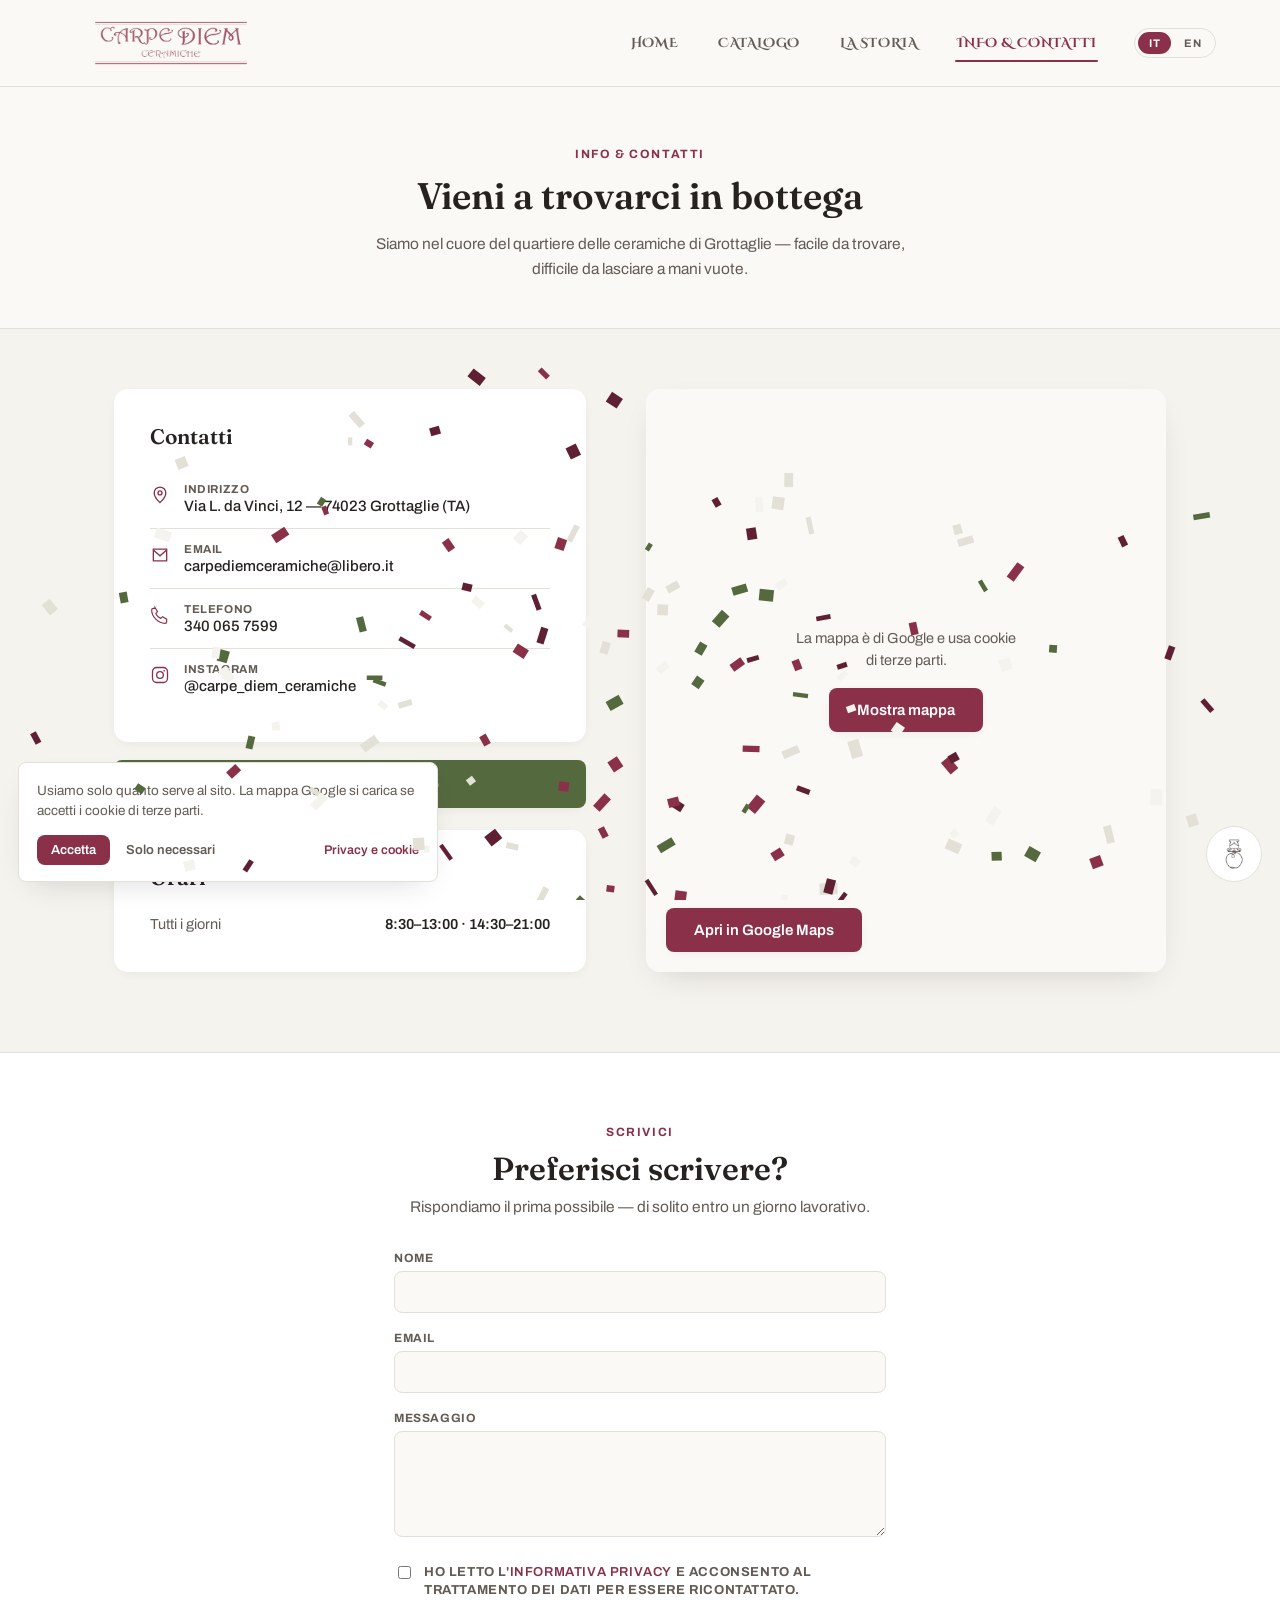
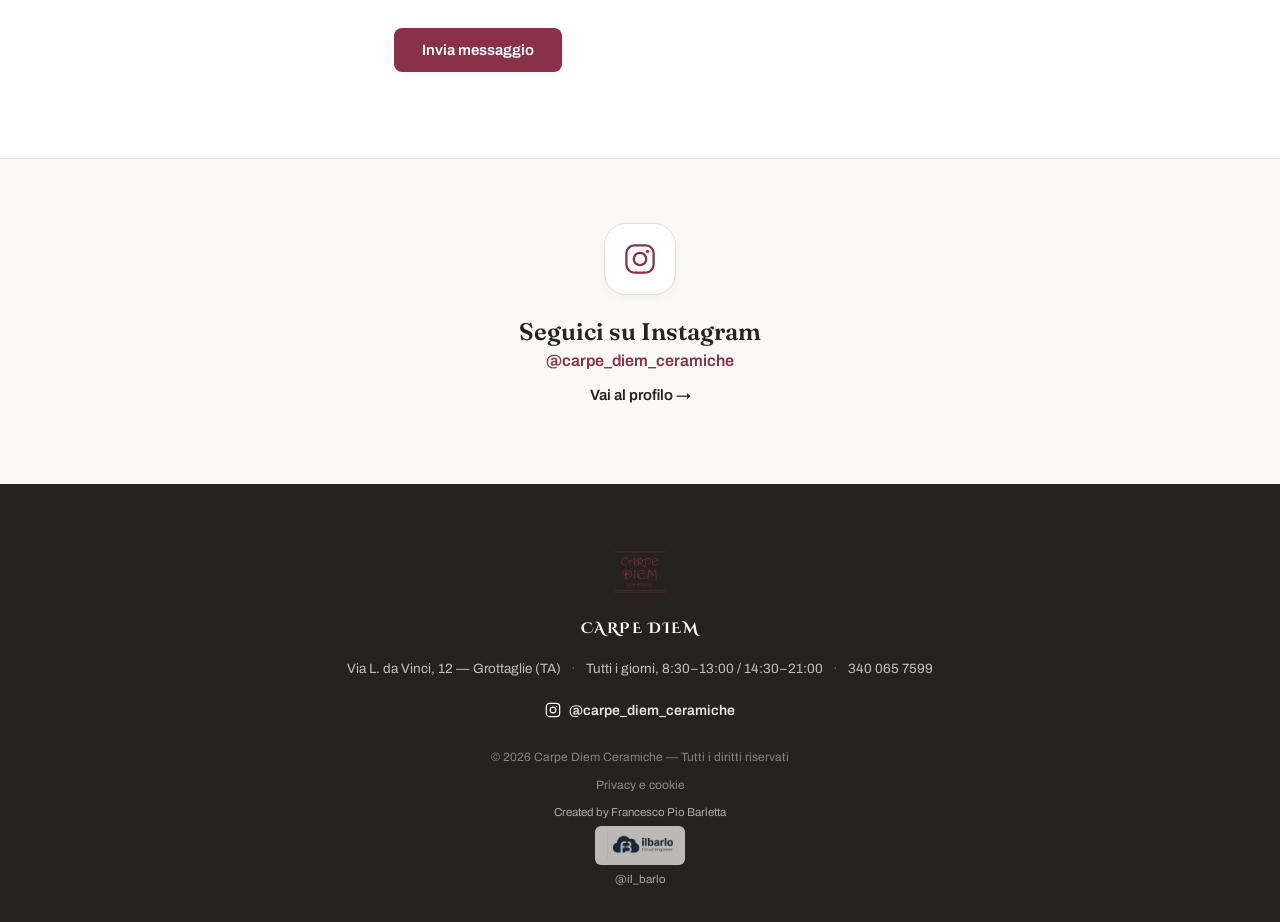
<file: contatti.html>
<!DOCTYPE html>
<html lang="it">
<head>
<meta charset="UTF-8">
<meta name="viewport" content="width=device-width, initial-scale=1.0">
<title>Info & Contatti — Carpe Diem Ceramiche</title>
<link rel="icon" type="image/x-icon" href="favicon.ico">
<link rel="icon" type="image/png" sizes="32x32" href="assets/img/favicon-32.png">
<link rel="icon" type="image/png" sizes="16x16" href="assets/img/favicon-16.png">
<link rel="apple-touch-icon" sizes="180x180" href="assets/img/apple-touch-icon.png">
<link rel="stylesheet" href="css/style.css">
<script src="js/gate.js"></script>
<link rel="preconnect" href="https://fonts.googleapis.com">
<link href="https://fonts.googleapis.com/css2?family=Cinzel+Decorative:wght@700&family=Fraunces:ital,wght@0,500;0,600;0,700;1,500;1,600&family=Archivo:wght@400;500;600;700&display=swap" rel="stylesheet">
</head>
<body>

<div class="site-gate" role="status">
  <img class="site-gate-ghost" src="assets/img/mascotte-ink.png" alt="">
  <div class="site-gate-inner">
    <img class="site-gate-logo" src="assets/img/logo-mark.png" alt="Carpe Diem Ceramiche">
    <div class="eyebrow">Grottaglie · Puglia</div>
    <h1 data-en="Official opening">Apertura ufficiale</h1>
    <p class="site-gate-when">
      <span class="site-gate-day">29</span>
      <span class="site-gate-month" data-en="August">agosto</span>
    </p>
    <span class="site-gate-rule" aria-hidden="true"></span>
    <p data-en="The site goes live tomorrow. See you then.">Domani il sito sarà online. Ci vediamo lì.</p>
  </div>
  <p class="site-gate-credit">
    Realizzato da Francesco Pio Barletta —
    <a href="https://www.instagram.com/il_barlo/" target="_blank" rel="noopener">@il_barlo</a>
    ·
    <a href="https://ilbarlo.cloud" target="_blank" rel="noopener">ilbarlo.cloud</a>
  </p>
</div>

<nav class="topnav">
  <a class="logo" href="index.html"><img src="assets/img/logo-wide.png" alt="Carpe Diem Ceramiche"></a>
  <button class="nav-toggle" type="button" aria-label="Menù" aria-expanded="false" aria-controls="site-menu">
    <span></span><span></span><span></span>
  </button>
  <div class="navlinks" id="site-menu">
    <div class="nav-list">
      <a href="index.html" data-en="Home">Home</a>
      <a href="catalogo.html" data-en="Catalog">Catalogo</a>
      <a href="storia.html" data-en="Our Story">La Storia</a>
      <a href="contatti.html" class="active" data-en="Info &amp; Contact">Info &amp; Contatti</a>
    </div>
    <div class="nav-meta">
      <div class="lang-toggle">
        <button class="lang-btn active" data-lang="it">IT</button>
        <button class="lang-btn" data-lang="en">EN</button>
      </div>
      <a class="nav-ig" href="https://www.instagram.com/carpe_diem_ceramiche/" target="_blank" rel="noopener">
        <svg viewBox="0 0 24 24" fill="none" aria-hidden="true"><rect x="2" y="2" width="20" height="20" rx="5" stroke="currentColor" stroke-width="1.8"/><circle cx="12" cy="12" r="4.2" stroke="currentColor" stroke-width="1.8"/><circle cx="17.3" cy="6.7" r="1.1" fill="currentColor"/></svg>
        @carpe_diem_ceramiche
      </a>
    </div>
  </div>
</nav>

<div class="page-hero">
  <div class="eyebrow" data-en="Info &amp; Contact">Info & Contatti</div>
  <h1 data-en="Come visit our workshop">Vieni a trovarci in bottega</h1>
  <p data-en="We're in the heart of Grottaglie's ceramics quarter — easy to find, hard to leave empty-handed.">Siamo nel cuore del quartiere delle ceramiche di Grottaglie — facile da trovare, difficile da lasciare a mani vuote.</p>
</div>


<div class="wrap info-grid reveal">
  <div>
    <div class="info-card">
      <h3 data-en="Contact">Contatti</h3>
      <div class="info-row">
        <svg class="ic" viewBox="0 0 24 24" fill="none"><path d="M12 21s-7-6.2-7-11.5A7 7 0 0119 9.5C19 14.8 12 21 12 21z" stroke="currentColor" stroke-width="1.6"/><circle cx="12" cy="9.5" r="2.4" stroke="currentColor" stroke-width="1.6"/></svg>
        <div><div class="lbl" data-en="Address">Indirizzo</div><div class="val">Via L. da Vinci, 12 — 74023 Grottaglie (TA)</div></div>
      </div>
      <div class="info-row">
        <svg class="ic" viewBox="0 0 24 24" fill="none"><path d="M4 5h16v14H4z" stroke="currentColor" stroke-width="1.6"/><path d="M4 6l8 7 8-7" stroke="currentColor" stroke-width="1.6"/></svg>
        <div><div class="lbl">Email</div><div class="val"><a href="mailto:carpediemceramiche@libero.it">carpediemceramiche@libero.it</a></div></div>
      </div>
      <div class="info-row">
        <svg class="ic" viewBox="0 0 24 24" fill="none"><path d="M6 3l3 5-2 2c1 3 3 5 6 6l2-2 5 3v3c0 1-1 2-2 2C10 22 2 14 2 6c0-1 1-2 2-2h2z" stroke="currentColor" stroke-width="1.4"/></svg>
        <div><div class="lbl" data-en="Phone">Telefono</div><div class="val"><a href="tel:+393400657599">340 065 7599</a></div></div>
      </div>
      <div class="info-row">
        <svg class="ic" viewBox="0 0 24 24" fill="none"><rect x="3" y="3" width="18" height="18" rx="5" stroke="currentColor" stroke-width="1.6"/><circle cx="12" cy="12" r="4" stroke="currentColor" stroke-width="1.6"/><circle cx="17" cy="7" r="1" fill="currentColor"/></svg>
        <div><div class="lbl">Instagram</div><div class="val"><a href="https://www.instagram.com/carpe_diem_ceramiche/" target="_blank" rel="noopener">@carpe_diem_ceramiche</a></div></div>
      </div>
    </div>

    <a class="btn-whatsapp" href="https://wa.me/393400657599?text=Ciao%2C%20vorrei%20informazioni%20sui%20vostri%20prodotti" target="_blank" rel="noopener">
      <svg viewBox="0 0 24 24" fill="currentColor"><path d="M12.04 2C6.58 2 2.13 6.45 2.13 11.91c0 1.79.47 3.47 1.29 4.93L2 22l5.31-1.39a9.9 9.9 0 004.73 1.2h.01c5.46 0 9.91-4.45 9.91-9.91 0-2.65-1.03-5.14-2.9-7.01A9.87 9.87 0 0012.04 2zm5.8 14.13c-.24.68-1.4 1.3-1.93 1.38-.49.08-1.1.11-1.78-.11-.41-.13-.94-.3-1.62-.6-2.85-1.23-4.71-4.1-4.85-4.29-.14-.19-1.16-1.54-1.16-2.94 0-1.4.73-2.09 1-2.37.26-.29.57-.36.76-.36h.55c.18 0 .42-.07.65.5.24.58.82 2 .89 2.15.07.14.11.31.02.5-.09.19-.14.31-.28.48-.14.17-.29.37-.42.5-.14.14-.28.29-.12.56.16.28.71 1.17 1.53 1.9 1.05.94 1.94 1.23 2.21 1.37.28.14.44.12.6-.07.16-.19.68-.79.87-1.06.19-.28.37-.23.62-.14.26.09 1.64.77 1.92.91.28.14.47.21.54.33.07.12.07.7-.17 1.38z"/></svg>
      <span data-en="Message us on WhatsApp">Scrivici su WhatsApp</span>
    </a>

    <div class="info-card" style="margin-top:22px;">
      <h3 data-en="Hours">Orari</h3>
      <table class="hours">
        <tr><td data-en="Every day">Tutti i giorni</td><td>8:30–13:00 · 14:30–21:00</td></tr>
      </table>
    </div>
  </div>

  <div class="map-block">
    <iframe
      data-map-src="https://www.google.com/maps?q=Carpe+Diem+Ceramiche+Via+L.+da+Vinci+12+Grottaglie+TA&output=embed"
      title="Mappa della bottega"
      width="100%" height="100%" style="border:0; min-height:380px;"
      allowfullscreen loading="lazy" referrerpolicy="no-referrer-when-downgrade">
    </iframe>
    <div class="map-open-btn">
      <a href="https://www.google.com/maps/search/?api=1&query=Carpe+Diem+Ceramiche+Via+L.+da+Vinci+12+Grottaglie+TA" target="_blank" rel="noopener" class="btn-primary" data-en="Open in Google Maps">Apri in Google Maps</a>
    </div>
  </div>
</div>

<div class="contact-form-section">
  <div class="wrap inner reveal">
    <div class="section-head">
      <div class="eyebrow" data-en="Get in Touch">Scrivici</div>
      <h2 data-en="Prefer to write?">Preferisci scrivere?</h2>
      <p data-en="We reply as soon as possible — usually within one business day.">Rispondiamo il prima possibile — di solito entro un giorno lavorativo.</p>
    </div>
    <form class="contact-form" name="contatti" method="POST" data-netlify="true" netlify-honeypot="bot-field" action="/grazie.html">
      <input type="hidden" name="form-name" value="contatti" />
      <p class="honeypot"><label>Non compilare questo campo: <input name="bot-field" /></label></p>
      <div class="field">
        <label for="nome" data-en="Name">Nome</label>
        <input type="text" id="nome" name="nome" required>
      </div>
      <div class="field">
        <label for="email">Email</label>
        <input type="email" id="email" name="email" required>
      </div>
      <div class="field">
        <label for="messaggio" data-en="Message">Messaggio</label>
        <textarea id="messaggio" name="messaggio" rows="5" required></textarea>
      </div>
      <label class="privacy-check">
        <input type="checkbox" name="privacy" value="sì" required>
        <span data-en="I have read the <a href=&quot;privacy.html&quot;>privacy notice</a> and agree to the processing of my data so you can get back to me.">Ho letto l'<a href="privacy.html">informativa privacy</a> e acconsento al trattamento dei dati per essere ricontattato.</span>
      </label>
      <button type="submit" class="btn-primary" data-en="Send message">Invia messaggio</button>
    </form>
  </div>
</div>

<div class="ig-strip reveal">
  <a class="ig-card" href="https://www.instagram.com/carpe_diem_ceramiche/" target="_blank" rel="noopener">
    <span class="ig-glyph" aria-hidden="true">
      <svg viewBox="0 0 24 24" fill="none">
        <rect x="2.4" y="2.4" width="19.2" height="19.2" rx="5.5" stroke="currentColor" stroke-width="1.6"/>
        <circle cx="12" cy="12" r="4.4" stroke="currentColor" stroke-width="1.6"/>
        <circle cx="17.35" cy="6.65" r="1.15" fill="currentColor"/>
      </svg>
    </span>
    <h3 data-en="Follow us on Instagram">Seguici su Instagram</h3>
    <p class="handle">@carpe_diem_ceramiche</p>
    <span class="ig-go" data-en="Visit profile →">Vai al profilo →</span>
  </a>
</div>


<footer class="site-footer">
  <div class="wrap footer-inner">
    <img class="footer-mark" src="assets/img/logo-mark.png" alt="">
    <p class="footer-sign">Carpe Diem</p>
    <div class="footer-facts">
      <span>Via L. da Vinci, 12 — Grottaglie (TA)</span>
      <span data-en="Every day, 8:30–13:00 / 14:30–21:00">Tutti i giorni, 8:30–13:00 / 14:30–21:00</span>
      <a href="tel:+393400657599">340 065 7599</a>
    </div>
    <a href="https://www.instagram.com/carpe_diem_ceramiche/" target="_blank" rel="noopener" class="ig">
      <svg viewBox="0 0 24 24" fill="none" xmlns="http://www.w3.org/2000/svg"><rect x="2" y="2" width="20" height="20" rx="5" stroke="white" stroke-width="1.8"/><circle cx="12" cy="12" r="4.2" stroke="white" stroke-width="1.8"/><circle cx="17.3" cy="6.7" r="1.1" fill="white"/></svg>
      @carpe_diem_ceramiche
    </a>
    <div class="copyright" data-en="© 2026 Carpe Diem Ceramiche — All rights reserved">© 2026 Carpe Diem Ceramiche — Tutti i diritti riservati</div>
    <div class="footer-legal"><a href="privacy.html" data-en="Privacy &amp; cookies">Privacy e cookie</a></div>
    <div class="credit">
      <span>Created by Francesco Pio Barletta</span>
      <a class="credit-brand" href="https://ilbarlo.cloud" target="_blank" rel="noopener">
        <img src="assets/img/ilbarlo.png" alt="ilbarlo">
      </a>
      <a href="https://www.instagram.com/il_barlo/" target="_blank" rel="noopener">@il_barlo</a>
    </div>
  </div>
</footer>

<script src="js/motion.js"></script>
<script src="js/nav.js"></script>
<script src="js/i18n.js"></script>
<script src="js/cookies.js"></script>
<script src="js/ask.js"></script>

</body>
</html>
</file>
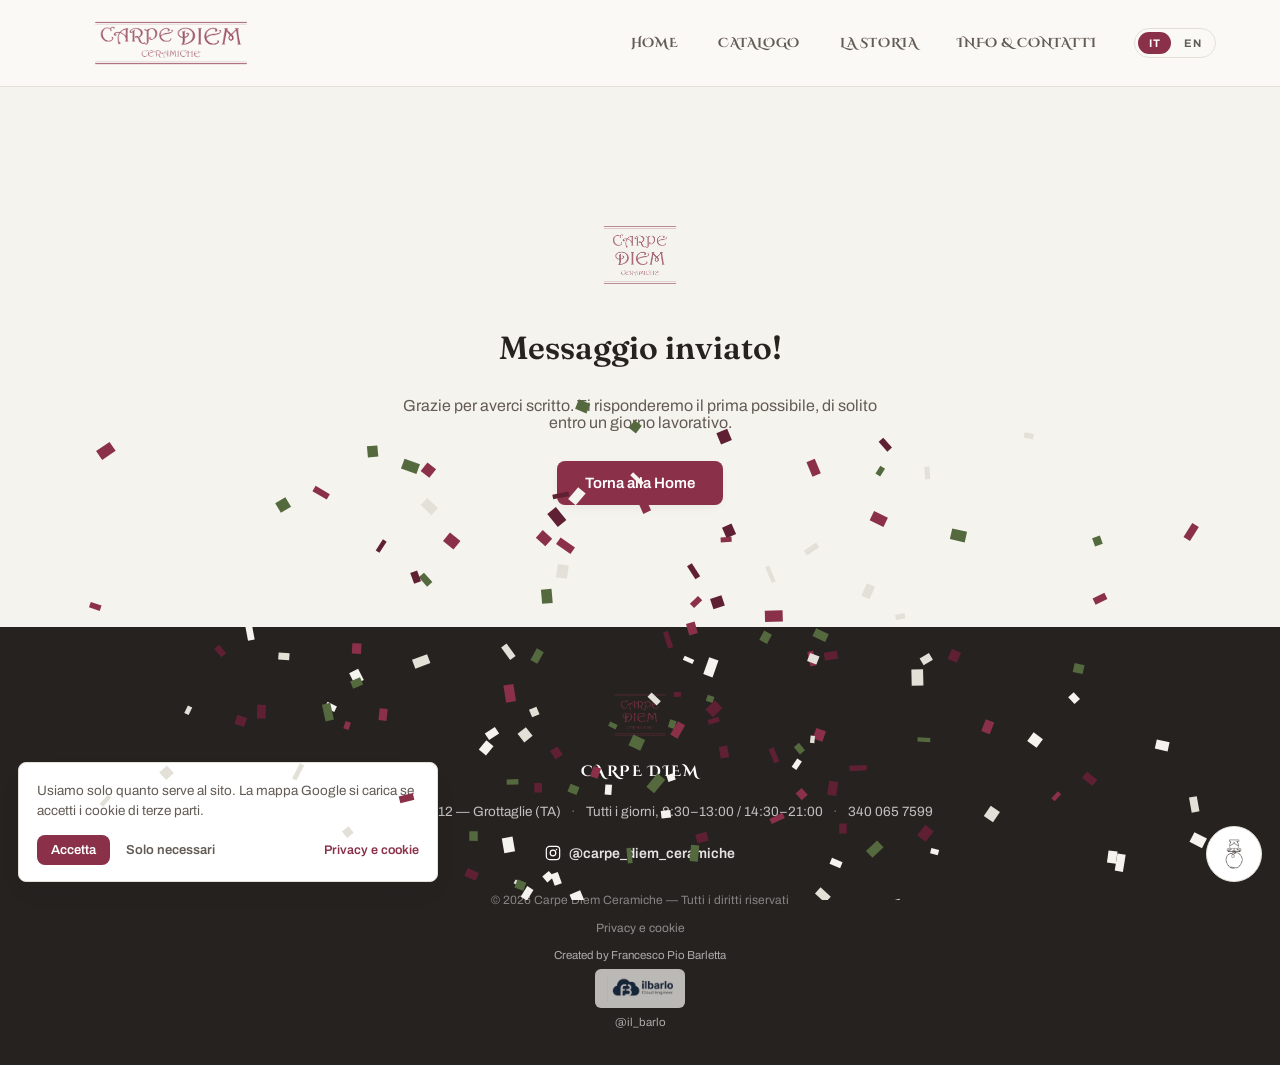
<file: grazie.html>
<!DOCTYPE html>
<html lang="it">
<head>
<meta charset="UTF-8">
<meta name="viewport" content="width=device-width, initial-scale=1.0">
<title>Messaggio inviato — Carpe Diem Ceramiche</title>
<link rel="icon" type="image/x-icon" href="favicon.ico">
<link rel="icon" type="image/png" sizes="32x32" href="assets/img/favicon-32.png">
<link rel="icon" type="image/png" sizes="16x16" href="assets/img/favicon-16.png">
<link rel="apple-touch-icon" sizes="180x180" href="assets/img/apple-touch-icon.png">
<link rel="stylesheet" href="css/style.css">
<script src="js/gate.js"></script>
<link rel="preconnect" href="https://fonts.googleapis.com">
<link href="https://fonts.googleapis.com/css2?family=Cinzel+Decorative:wght@700&family=Fraunces:ital,wght@0,500;0,600;0,700;1,500;1,600&family=Archivo:wght@400;500;600;700&display=swap" rel="stylesheet">
<style>
  .thanks {
    min-height: 60vh;
    display: flex;
    flex-direction: column;
    align-items: center;
    justify-content: center;
    text-align: center;
    padding: 80px 24px;
  }
  .thanks img { height: 90px; width: auto; margin-bottom: 28px; opacity: 0.9; }
  .thanks h1 { font-size: 32px; font-weight: 600; margin-bottom: 14px; }
  .thanks p { color: var(--ink-soft); font-size: 16px; max-width: 480px; margin-bottom: 30px; }
</style>
</head>
<body>

<div class="site-gate" role="status">
  <img class="site-gate-ghost" src="assets/img/mascotte-ink.png" alt="">
  <div class="site-gate-inner">
    <img class="site-gate-logo" src="assets/img/logo-mark.png" alt="Carpe Diem Ceramiche">
    <div class="eyebrow">Grottaglie · Puglia</div>
    <h1 data-en="Official opening">Apertura ufficiale</h1>
    <p class="site-gate-when">
      <span class="site-gate-day">29</span>
      <span class="site-gate-month" data-en="August">agosto</span>
    </p>
    <span class="site-gate-rule" aria-hidden="true"></span>
    <p data-en="The site goes live tomorrow. See you then.">Domani il sito sarà online. Ci vediamo lì.</p>
  </div>
  <p class="site-gate-credit">
    Realizzato da Francesco Pio Barletta —
    <a href="https://www.instagram.com/il_barlo/" target="_blank" rel="noopener">@il_barlo</a>
    ·
    <a href="https://ilbarlo.cloud" target="_blank" rel="noopener">ilbarlo.cloud</a>
  </p>
</div>

<nav class="topnav">
  <a class="logo" href="index.html"><img src="assets/img/logo-wide.png" alt="Carpe Diem Ceramiche"></a>
  <button class="nav-toggle" type="button" aria-label="Menù" aria-expanded="false" aria-controls="site-menu">
    <span></span><span></span><span></span>
  </button>
  <div class="navlinks" id="site-menu">
    <div class="nav-list">
      <a href="index.html" data-en="Home">Home</a>
      <a href="catalogo.html" data-en="Catalog">Catalogo</a>
      <a href="storia.html" data-en="Our Story">La Storia</a>
      <a href="contatti.html" data-en="Info &amp; Contact">Info &amp; Contatti</a>
    </div>
    <div class="nav-meta">
      <div class="lang-toggle">
        <button class="lang-btn active" data-lang="it">IT</button>
        <button class="lang-btn" data-lang="en">EN</button>
      </div>
      <a class="nav-ig" href="https://www.instagram.com/carpe_diem_ceramiche/" target="_blank" rel="noopener">
        <svg viewBox="0 0 24 24" fill="none" aria-hidden="true"><rect x="2" y="2" width="20" height="20" rx="5" stroke="currentColor" stroke-width="1.8"/><circle cx="12" cy="12" r="4.2" stroke="currentColor" stroke-width="1.8"/><circle cx="17.3" cy="6.7" r="1.1" fill="currentColor"/></svg>
        @carpe_diem_ceramiche
      </a>
    </div>
  </div>
</nav>

<div class="thanks">
  <img src="assets/img/logo-mark.png" alt="Carpe Diem Ceramiche">
  <h1 data-en="Message sent!">Messaggio inviato!</h1>
  <p data-en="Thanks for writing to us. We'll get back to you as soon as possible, usually within one business day.">Grazie per averci scritto. Ti risponderemo il prima possibile, di solito entro un giorno lavorativo.</p>
  <a href="index.html" class="btn-primary" data-en="Back to Home">Torna alla Home</a>
</div>

<footer class="site-footer">
  <div class="wrap footer-inner">
    <img class="footer-mark" src="assets/img/logo-mark.png" alt="">
    <p class="footer-sign">Carpe Diem</p>
    <div class="footer-facts">
      <span>Via L. da Vinci, 12 — Grottaglie (TA)</span>
      <span data-en="Every day, 8:30–13:00 / 14:30–21:00">Tutti i giorni, 8:30–13:00 / 14:30–21:00</span>
      <a href="tel:+393400657599">340 065 7599</a>
    </div>
    <a href="https://www.instagram.com/carpe_diem_ceramiche/" target="_blank" rel="noopener" class="ig">
      <svg viewBox="0 0 24 24" fill="none" xmlns="http://www.w3.org/2000/svg"><rect x="2" y="2" width="20" height="20" rx="5" stroke="white" stroke-width="1.8"/><circle cx="12" cy="12" r="4.2" stroke="white" stroke-width="1.8"/><circle cx="17.3" cy="6.7" r="1.1" fill="white"/></svg>
      @carpe_diem_ceramiche
    </a>
    <div class="copyright" data-en="© 2026 Carpe Diem Ceramiche — All rights reserved">© 2026 Carpe Diem Ceramiche — Tutti i diritti riservati</div>
    <div class="footer-legal"><a href="privacy.html" data-en="Privacy &amp; cookies">Privacy e cookie</a></div>
    <div class="credit">
      <span>Created by Francesco Pio Barletta</span>
      <a class="credit-brand" href="https://ilbarlo.cloud" target="_blank" rel="noopener">
        <img src="assets/img/ilbarlo.png" alt="ilbarlo">
      </a>
      <a href="https://www.instagram.com/il_barlo/" target="_blank" rel="noopener">@il_barlo</a>
    </div>
  </div>
</footer>

<script src="js/nav.js"></script>
<script src="js/i18n.js"></script>
<script src="js/cookies.js"></script>
<script src="js/ask.js"></script>

</body>
</html>
</file>
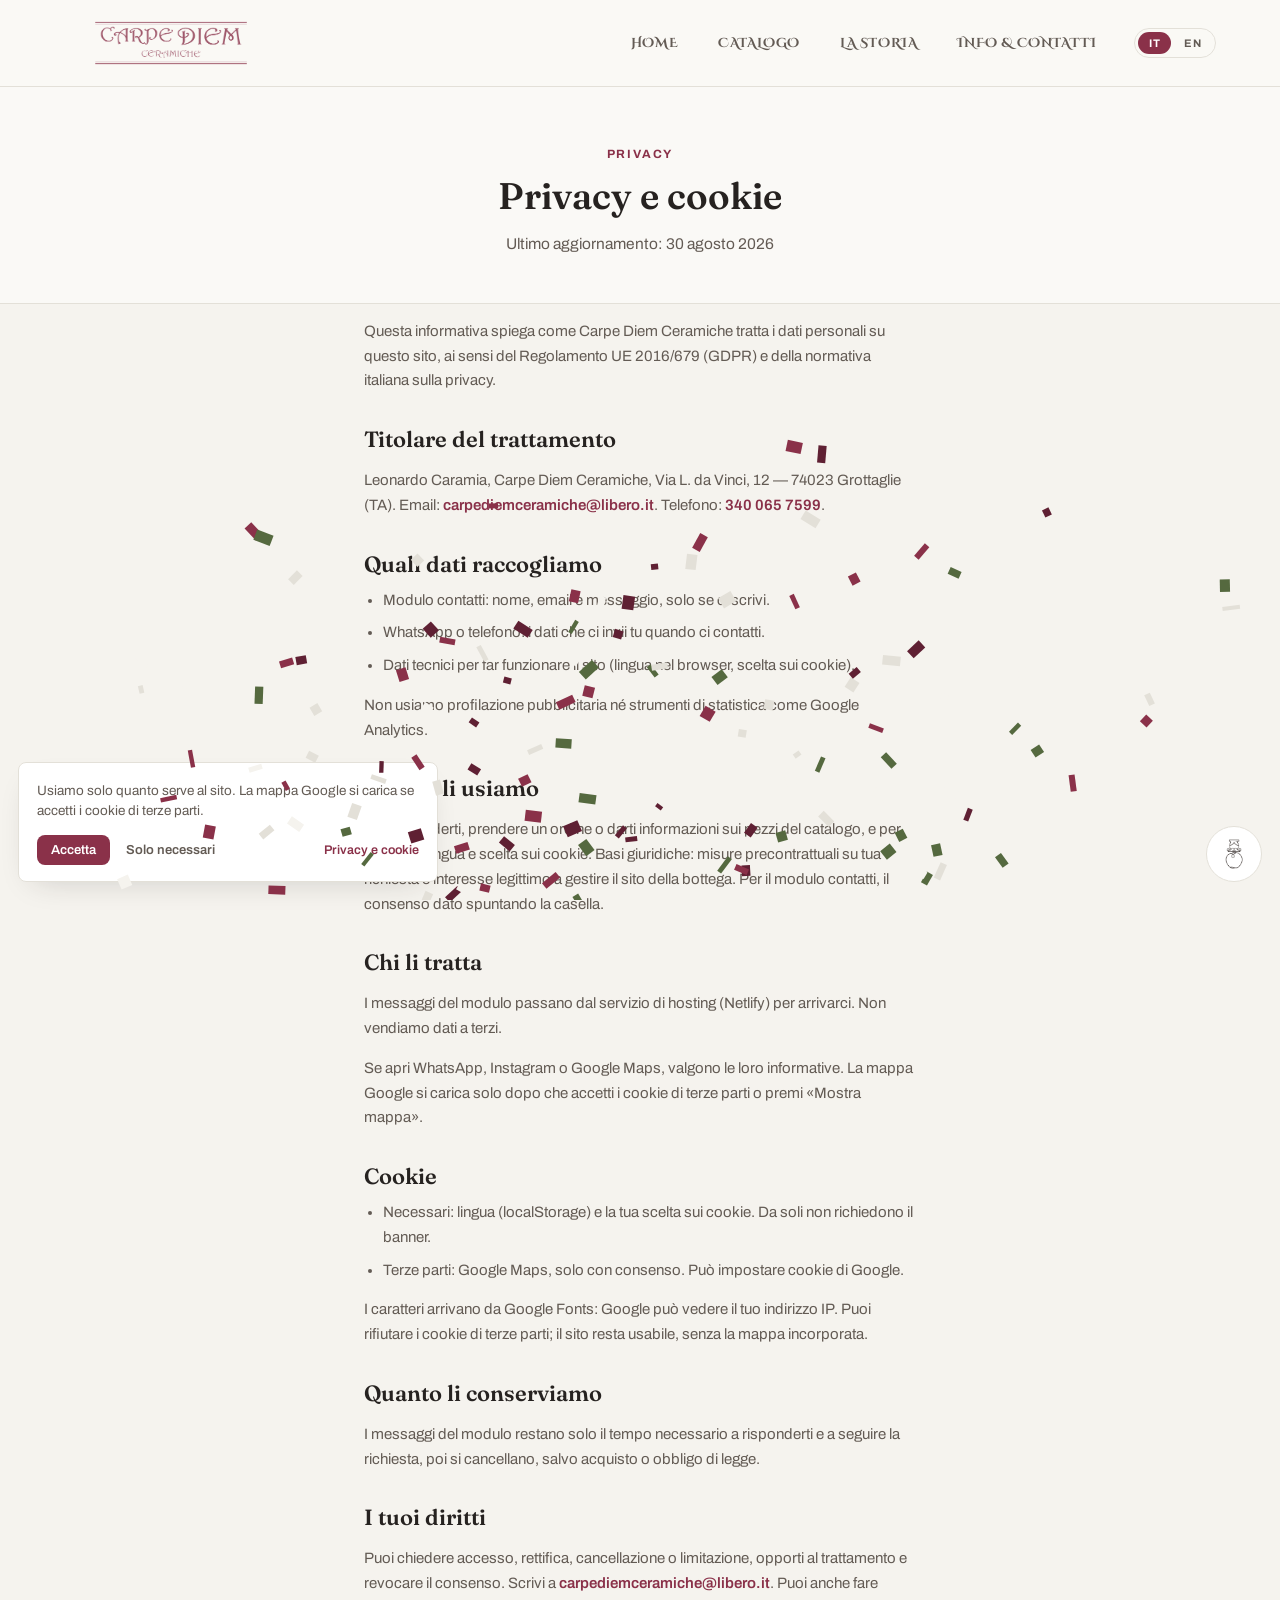
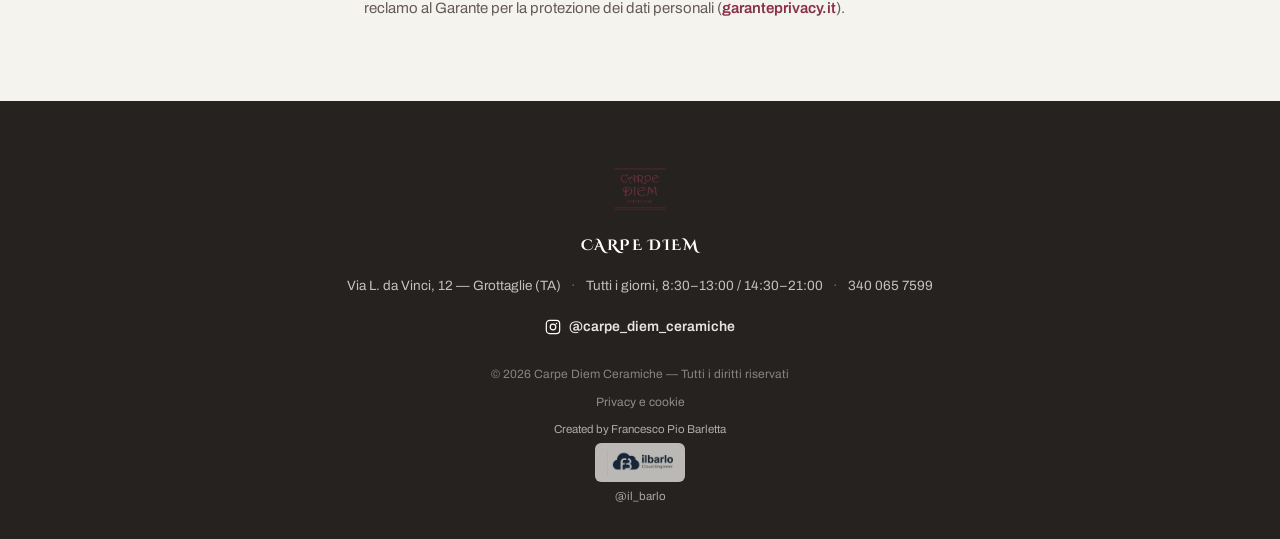
<file: privacy.html>
<!DOCTYPE html>
<html lang="it">
<head>
<meta charset="UTF-8">
<meta name="viewport" content="width=device-width, initial-scale=1.0">
<title>Privacy e cookie — Carpe Diem Ceramiche</title>
<link rel="icon" type="image/x-icon" href="favicon.ico">
<link rel="icon" type="image/png" sizes="32x32" href="assets/img/favicon-32.png">
<link rel="icon" type="image/png" sizes="16x16" href="assets/img/favicon-16.png">
<link rel="apple-touch-icon" sizes="180x180" href="assets/img/apple-touch-icon.png">
<link rel="stylesheet" href="css/style.css">
<script src="js/gate.js"></script>
<link rel="preconnect" href="https://fonts.googleapis.com">
<link href="https://fonts.googleapis.com/css2?family=Cinzel+Decorative:wght@700&family=Fraunces:ital,wght@0,500;0,600;0,700;1,500;1,600&family=Archivo:wght@400;500;600;700&display=swap" rel="stylesheet">
</head>
<body>

<nav class="topnav">
  <a class="logo" href="index.html"><img src="assets/img/logo-wide.png" alt="Carpe Diem Ceramiche"></a>
  <button class="nav-toggle" type="button" aria-label="Menù" aria-expanded="false" aria-controls="site-menu">
    <span></span><span></span><span></span>
  </button>
  <div class="navlinks" id="site-menu">
    <div class="nav-list">
      <a href="index.html" data-en="Home">Home</a>
      <a href="catalogo.html" data-en="Catalog">Catalogo</a>
      <a href="storia.html" data-en="Our Story">La Storia</a>
      <a href="contatti.html" data-en="Info &amp; Contact">Info &amp; Contatti</a>
    </div>
    <div class="nav-meta">
      <div class="lang-toggle">
        <button class="lang-btn active" data-lang="it">IT</button>
        <button class="lang-btn" data-lang="en">EN</button>
      </div>
      <a class="nav-ig" href="https://www.instagram.com/carpe_diem_ceramiche/" target="_blank" rel="noopener">
        <svg viewBox="0 0 24 24" fill="none" aria-hidden="true"><rect x="2" y="2" width="20" height="20" rx="5" stroke="currentColor" stroke-width="1.8"/><circle cx="12" cy="12" r="4.2" stroke="currentColor" stroke-width="1.8"/><circle cx="17.3" cy="6.7" r="1.1" fill="currentColor"/></svg>
        @carpe_diem_ceramiche
      </a>
    </div>
  </div>
</nav>

<div class="page-hero">
  <div class="eyebrow">Privacy</div>
  <h1 data-en="Privacy and cookies">Privacy e cookie</h1>
  <p class="privacy-updated" data-en="Last updated: 30 August 2026">Ultimo aggiornamento: 30 agosto 2026</p>
</div>

<div class="wrap privacy-page">
  <p data-en="This notice explains how Carpe Diem Ceramiche handles personal data on this website, under EU Regulation 2016/679 (GDPR) and Italian privacy law.">Questa informativa spiega come Carpe Diem Ceramiche tratta i dati personali su questo sito, ai sensi del Regolamento UE 2016/679 (GDPR) e della normativa italiana sulla privacy.</p>

  <h2 data-en="Data controller">Titolare del trattamento</h2>
  <p data-en="Leonardo Caramia, Carpe Diem Ceramiche, Via L. da Vinci, 12 — 74023 Grottaglie (TA). Email: carpediemceramiche@libero.it. Phone: 340 065 7599.">Leonardo Caramia, Carpe Diem Ceramiche, Via L. da Vinci, 12 — 74023 Grottaglie (TA). Email: <a href="mailto:carpediemceramiche@libero.it">carpediemceramiche@libero.it</a>. Telefono: <a href="tel:+393400657599">340 065 7599</a>.</p>

  <h2 data-en="What we collect">Quali dati raccogliamo</h2>
  <ul>
    <li data-en="Contact form: name, email and message, only if you write to us.">Modulo contatti: nome, email e messaggio, solo se ci scrivi.</li>
    <li data-en="WhatsApp or phone: the data you choose to send us when you get in touch.">WhatsApp o telefono: i dati che ci invii tu quando ci contatti.</li>
    <li data-en="Technical data needed to run the site (language preference in the browser, cookie choice).">Dati tecnici per far funzionare il sito (lingua nel browser, scelta sui cookie).</li>
  </ul>
  <p data-en="We do not use advertising profiles or analytics tools such as Google Analytics.">Non usiamo profilazione pubblicitaria né strumenti di statistica come Google Analytics.</p>

  <h2 data-en="Why we use them">Perché li usiamo</h2>
  <p data-en="To reply to requests, take orders or give information about pieces in the catalog, and to remember your language and cookie choice. Legal bases: steps at your request before a contract, and our legitimate interest in running the workshop site. For the contact form, consent given by ticking the box.">Per risponderti, prendere un ordine o darti informazioni sui pezzi del catalogo, e per ricordare lingua e scelta sui cookie. Basi giuridiche: misure precontrattuali su tua richiesta e interesse legittimo a gestire il sito della bottega. Per il modulo contatti, il consenso dato spuntando la casella.</p>

  <h2 data-en="Who processes them">Chi li tratta</h2>
  <p data-en="Your form messages are handled through the hosting provider (Netlify) to reach us. We do not sell data to third parties.">I messaggi del modulo passano dal servizio di hosting (Netlify) per arrivarci. Non vendiamo dati a terzi.</p>
  <p data-en="If you open WhatsApp, Instagram or Google Maps, those services apply their own privacy policies. We only load the Google map after you accept third-party cookies or tap “Show map”.">Se apri WhatsApp, Instagram o Google Maps, valgono le loro informative. La mappa Google si carica solo dopo che accetti i cookie di terze parti o premi «Mostra mappa».</p>

  <h2 data-en="Cookies">Cookie</h2>
  <ul>
    <li data-en="Necessary: language (localStorage) and your cookie choice. No banner is required for these alone.">Necessari: lingua (localStorage) e la tua scelta sui cookie. Da soli non richiedono il banner.</li>
    <li data-en="Third party: Google Maps, only with consent. It can set Google cookies.">Terze parti: Google Maps, solo con consenso. Può impostare cookie di Google.</li>
  </ul>
  <p data-en="Fonts are loaded from Google Fonts. That means Google may see your IP address. You can refuse third-party cookies; the site still works, without the embedded map.">I caratteri arrivano da Google Fonts: Google può vedere il tuo indirizzo IP. Puoi rifiutare i cookie di terze parti; il sito resta usabile, senza la mappa incorporata.</p>

  <h2 data-en="How long we keep them">Quanto li conserviamo</h2>
  <p data-en="Form messages are kept only as long as needed to reply and follow up the request, then deleted unless a purchase or legal duty requires otherwise.">I messaggi del modulo restano solo il tempo necessario a risponderti e a seguire la richiesta, poi si cancellano, salvo acquisto o obbligo di legge.</p>

  <h2 data-en="Your rights">I tuoi diritti</h2>
  <p data-en="You can ask to access, correct, delete or restrict your data, object to processing, and withdraw consent. Write to carpediemceramiche@libero.it. You can also complain to the Garante per la protezione dei dati personali (garanteprivacy.it).">Puoi chiedere accesso, rettifica, cancellazione o limitazione, opporti al trattamento e revocare il consenso. Scrivi a <a href="mailto:carpediemceramiche@libero.it">carpediemceramiche@libero.it</a>. Puoi anche fare reclamo al Garante per la protezione dei dati personali (<a href="https://www.garanteprivacy.it" target="_blank" rel="noopener">garanteprivacy.it</a>).</p>
</div>

<footer class="site-footer">
  <div class="wrap footer-inner">
    <img class="footer-mark" src="assets/img/logo-mark.png" alt="">
    <p class="footer-sign">Carpe Diem</p>
    <div class="footer-facts">
      <span>Via L. da Vinci, 12 — Grottaglie (TA)</span>
      <span data-en="Every day, 8:30–13:00 / 14:30–21:00">Tutti i giorni, 8:30–13:00 / 14:30–21:00</span>
      <a href="tel:+393400657599">340 065 7599</a>
    </div>
    <a href="https://www.instagram.com/carpe_diem_ceramiche/" target="_blank" rel="noopener" class="ig">
      <svg viewBox="0 0 24 24" fill="none" xmlns="http://www.w3.org/2000/svg"><rect x="2" y="2" width="20" height="20" rx="5" stroke="white" stroke-width="1.8"/><circle cx="12" cy="12" r="4.2" stroke="white" stroke-width="1.8"/><circle cx="17.3" cy="6.7" r="1.1" fill="white"/></svg>
      @carpe_diem_ceramiche
    </a>
    <div class="copyright" data-en="© 2026 Carpe Diem Ceramiche — All rights reserved">© 2026 Carpe Diem Ceramiche — Tutti i diritti riservati</div>
    <div class="footer-legal"><a href="privacy.html" data-en="Privacy &amp; cookies">Privacy e cookie</a></div>
    <div class="credit">
      <span>Created by Francesco Pio Barletta</span>
      <a class="credit-brand" href="https://ilbarlo.cloud" target="_blank" rel="noopener">
        <img src="assets/img/ilbarlo.png" alt="ilbarlo">
      </a>
      <a href="https://www.instagram.com/il_barlo/" target="_blank" rel="noopener">@il_barlo</a>
    </div>
  </div>
</footer>

<script src="js/motion.js"></script>
<script src="js/nav.js"></script>
<script src="js/i18n.js"></script>
<script src="js/cookies.js"></script>
<script src="js/ask.js"></script>

</body>
</html>
</file>
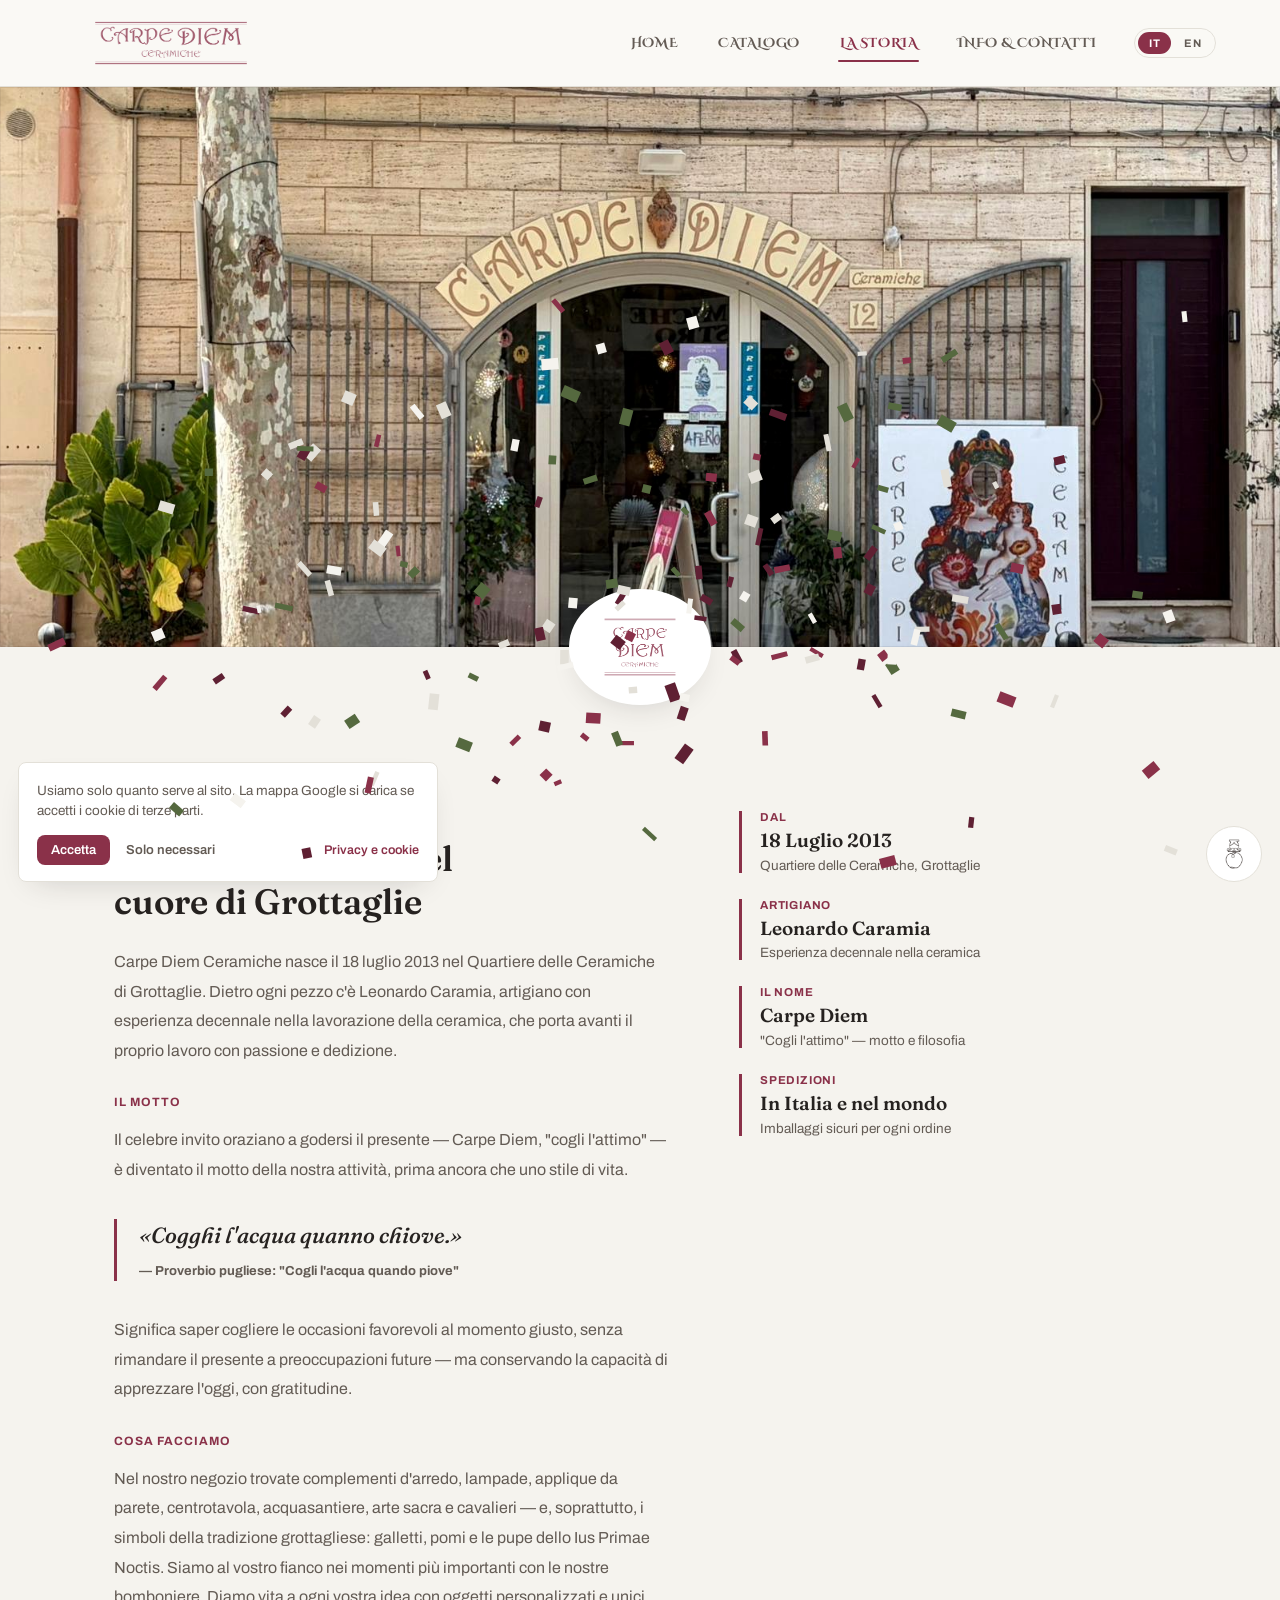
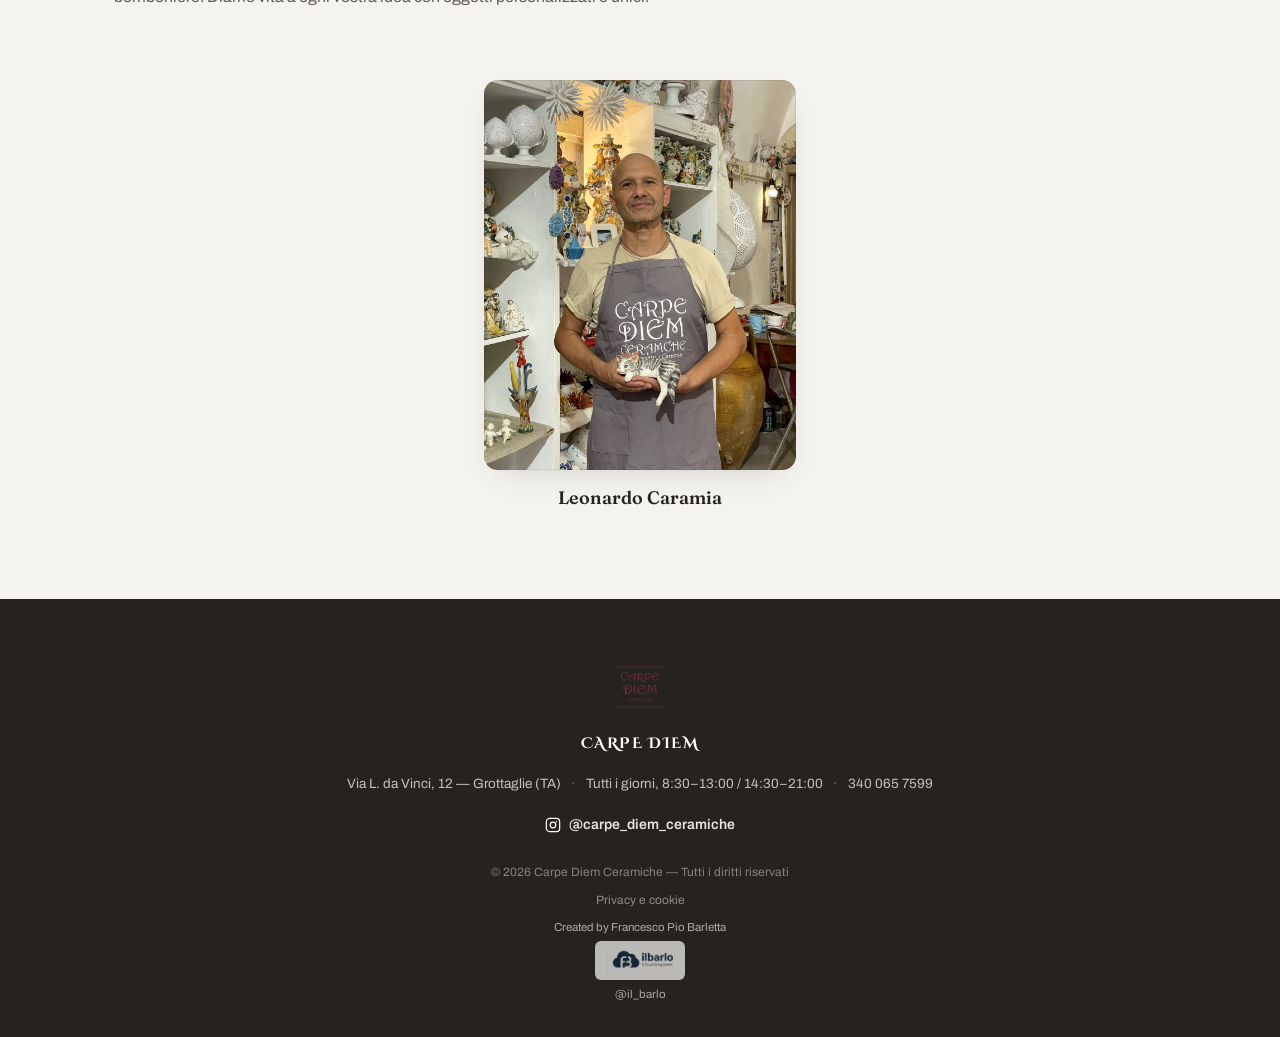
<file: storia.html>
<!DOCTYPE html>
<html lang="it">
<head>
<meta charset="UTF-8">
<meta name="viewport" content="width=device-width, initial-scale=1.0">
<title>La Storia — Carpe Diem Ceramiche</title>
<link rel="icon" type="image/x-icon" href="favicon.ico">
<link rel="icon" type="image/png" sizes="32x32" href="assets/img/favicon-32.png">
<link rel="icon" type="image/png" sizes="16x16" href="assets/img/favicon-16.png">
<link rel="apple-touch-icon" sizes="180x180" href="assets/img/apple-touch-icon.png">
<link rel="stylesheet" href="css/style.css">
<script src="js/gate.js"></script>
<link rel="preconnect" href="https://fonts.googleapis.com">
<link href="https://fonts.googleapis.com/css2?family=Cinzel+Decorative:wght@700&family=Fraunces:ital,wght@0,500;0,600;0,700;1,500;1,600&family=Archivo:wght@400;500;600;700&display=swap" rel="stylesheet">
<style>
  .storia-banner { opacity: 0; animation: fadeUp 0.8s ease forwards; }
  .storia-seal { opacity: 0; animation: fadeUp 0.8s ease forwards; animation-delay: 0.15s; }
</style>
</head>
<body>

<div class="site-gate" role="status">
  <img class="site-gate-ghost" src="assets/img/mascotte-ink.png" alt="">
  <div class="site-gate-inner">
    <img class="site-gate-logo" src="assets/img/logo-mark.png" alt="Carpe Diem Ceramiche">
    <div class="eyebrow">Grottaglie · Puglia</div>
    <h1 data-en="Official opening">Apertura ufficiale</h1>
    <p class="site-gate-when">
      <span class="site-gate-day">29</span>
      <span class="site-gate-month" data-en="August">agosto</span>
    </p>
    <span class="site-gate-rule" aria-hidden="true"></span>
    <p data-en="The site goes live tomorrow. See you then.">Domani il sito sarà online. Ci vediamo lì.</p>
  </div>
  <p class="site-gate-credit">
    Realizzato da Francesco Pio Barletta —
    <a href="https://www.instagram.com/il_barlo/" target="_blank" rel="noopener">@il_barlo</a>
    ·
    <a href="https://ilbarlo.cloud" target="_blank" rel="noopener">ilbarlo.cloud</a>
  </p>
</div>

<nav class="topnav">
  <a class="logo" href="index.html"><img src="assets/img/logo-wide.png" alt="Carpe Diem Ceramiche"></a>
  <button class="nav-toggle" type="button" aria-label="Menù" aria-expanded="false" aria-controls="site-menu">
    <span></span><span></span><span></span>
  </button>
  <div class="navlinks" id="site-menu">
    <div class="nav-list">
      <a href="index.html" data-en="Home">Home</a>
      <a href="catalogo.html" data-en="Catalog">Catalogo</a>
      <a href="storia.html" class="active" data-en="Our Story">La Storia</a>
      <a href="contatti.html" data-en="Info &amp; Contact">Info &amp; Contatti</a>
    </div>
    <div class="nav-meta">
      <div class="lang-toggle">
        <button class="lang-btn active" data-lang="it">IT</button>
        <button class="lang-btn" data-lang="en">EN</button>
      </div>
      <a class="nav-ig" href="https://www.instagram.com/carpe_diem_ceramiche/" target="_blank" rel="noopener">
        <svg viewBox="0 0 24 24" fill="none" aria-hidden="true"><rect x="2" y="2" width="20" height="20" rx="5" stroke="currentColor" stroke-width="1.8"/><circle cx="12" cy="12" r="4.2" stroke="currentColor" stroke-width="1.8"/><circle cx="17.3" cy="6.7" r="1.1" fill="currentColor"/></svg>
        @carpe_diem_ceramiche
      </a>
    </div>
  </div>
</nav>

<div class="storia-banner frame">
  <img src="assets/img/foto/web/vetrina.jpg" alt="La vetrina di Carpe Diem Ceramiche in Via L. da Vinci, Grottaglie">
</div>

<div class="storia-seal">
  <img src="assets/img/logo-mark.png" alt="Carpe Diem Ceramiche">
</div>

<div class="wrap storia-body">
  <div class="prose">
    <div class="eyebrow" data-en="Our Story">La Nostra Storia</div>
    <h1 style="font-size:35px; font-weight:600; margin:12px 0 24px;" data-en="Seizing the day, in the heart of Grottaglie">Cogliere l'attimo, nel cuore di Grottaglie</h1>

    <p data-en="Carpe Diem Ceramiche was founded on 18 July 2013 in Grottaglie's ceramics quarter. Behind every piece is Leonardo Caramia, an artisan with a decade of experience in ceramics, who carries on his craft with passion and dedication.">Carpe Diem Ceramiche nasce il 18 luglio 2013 nel Quartiere delle Ceramiche di Grottaglie. Dietro ogni pezzo c'è Leonardo Caramia, artigiano con esperienza decennale nella lavorazione della ceramica, che porta avanti il proprio lavoro con passione e dedizione.</p>

    <div class="block-label" data-en="The Motto">Il Motto</div>
    <p data-en="Horace's famous call to seize the day — Carpe Diem — became the motto of our workshop, and a way of life before that.">Il celebre invito oraziano a godersi il presente — Carpe Diem, "cogli l'attimo" — è diventato il motto della nostra attività, prima ancora che uno stile di vita.</p>

    <div class="pull-quote">
      «Cogghi l'acqua quanno chiove.»
      <span class="who" data-en="— Puglia dialect proverb: &quot;Catch the rain while it falls&quot;">— Proverbio pugliese: "Cogli l'acqua quando piove"</span>
    </div>

    <p data-en="It means knowing how to seize favourable moments when they come, without putting off the present for future worries — while still being able to appreciate today, with gratitude.">Significa saper cogliere le occasioni favorevoli al momento giusto, senza rimandare il presente a preoccupazioni future — ma conservando la capacità di apprezzare l'oggi, con gratitudine.</p>

    <div class="block-label" data-en="What We Make">Cosa Facciamo</div>
    <p data-en="In our shop you'll find home décor pieces, lamps, wall sconces, centerpieces, holy water fonts, sacred art and knights — and, above all, the symbols of Grottaglie's tradition: roosters, pomi, and the Ius Primae Noctis figures. We're by your side for life's most important moments with our wedding favors. We bring any idea to life with custom, one-of-a-kind pieces.">Nel nostro negozio trovate complementi d'arredo, lampade, applique da parete, centrotavola, acquasantiere, arte sacra e cavalieri — e, soprattutto, i simboli della tradizione grottagliese: galletti, pomi e le pupe dello Ius Primae Noctis. Siamo al vostro fianco nei momenti più importanti con le nostre bomboniere. Diamo vita a ogni vostra idea con oggetti personalizzati e unici.</p>
  </div>

  <div class="fact-list reveal-stagger">
    <div class="fact-item">
      <div class="fact-label" data-en="Since">Dal</div>
      <div class="fact-value" data-en="18 July 2013">18 Luglio 2013</div>
      <div class="fact-note" data-en="Ceramics Quarter, Grottaglie">Quartiere delle Ceramiche, Grottaglie</div>
    </div>
    <div class="fact-item">
      <div class="fact-label" data-en="Artisan">Artigiano</div>
      <div class="fact-value">Leonardo Caramia</div>
      <div class="fact-note" data-en="A decade of experience in ceramics">Esperienza decennale nella ceramica</div>
    </div>
    <div class="fact-item">
      <div class="fact-label" data-en="The Name">Il nome</div>
      <div class="fact-value">Carpe Diem</div>
      <div class="fact-note" data-en="&quot;Seize the day&quot; — motto and philosophy">"Cogli l'attimo" — motto e filosofia</div>
    </div>
    <div class="fact-item">
      <div class="fact-label" data-en="Shipping">Spedizioni</div>
      <div class="fact-value" data-en="Across Italy and worldwide">In Italia e nel mondo</div>
      <div class="fact-note" data-en="Secure packaging for every order">Imballaggi sicuri per ogni ordine</div>
    </div>
  </div>
</div>

<div class="wrap storia-portrait reveal">
  <div class="frame"><img src="assets/img/foto/web/artigiano.jpg" alt="Leonardo Caramia in bottega"></div>
  <p class="storia-portrait-name">Leonardo Caramia</p>
</div>

<footer class="site-footer">
  <div class="wrap footer-inner">
    <img class="footer-mark" src="assets/img/logo-mark.png" alt="">
    <p class="footer-sign">Carpe Diem</p>
    <div class="footer-facts">
      <span>Via L. da Vinci, 12 — Grottaglie (TA)</span>
      <span data-en="Every day, 8:30–13:00 / 14:30–21:00">Tutti i giorni, 8:30–13:00 / 14:30–21:00</span>
      <a href="tel:+393400657599">340 065 7599</a>
    </div>
    <a href="https://www.instagram.com/carpe_diem_ceramiche/" target="_blank" rel="noopener" class="ig">
      <svg viewBox="0 0 24 24" fill="none" xmlns="http://www.w3.org/2000/svg"><rect x="2" y="2" width="20" height="20" rx="5" stroke="white" stroke-width="1.8"/><circle cx="12" cy="12" r="4.2" stroke="white" stroke-width="1.8"/><circle cx="17.3" cy="6.7" r="1.1" fill="white"/></svg>
      @carpe_diem_ceramiche
    </a>
    <div class="copyright" data-en="© 2026 Carpe Diem Ceramiche — All rights reserved">© 2026 Carpe Diem Ceramiche — Tutti i diritti riservati</div>
    <div class="footer-legal"><a href="privacy.html" data-en="Privacy &amp; cookies">Privacy e cookie</a></div>
    <div class="credit">
      <span>Created by Francesco Pio Barletta</span>
      <a class="credit-brand" href="https://ilbarlo.cloud" target="_blank" rel="noopener">
        <img src="assets/img/ilbarlo.png" alt="ilbarlo">
      </a>
      <a href="https://www.instagram.com/il_barlo/" target="_blank" rel="noopener">@il_barlo</a>
    </div>
  </div>
</footer>

<script src="js/motion.js"></script>
<script src="js/nav.js"></script>
<script src="js/i18n.js"></script>
<script src="js/cookies.js"></script>
<script src="js/ask.js"></script>

</body>
</html>
</file>
<file: css/style.css>
:root {
  --pietra: #F5F3EE;
  --pietra-soft: #FAF9F6;
  --pietra-line: #E3E0D8;
  --ink: #262220;
  --ink-soft: #635B54;
  --bordeaux: #8A3149;
  --bordeaux-deep: #5F2033;
  --ramina: #55693F;
  --white: #FFFFFF;
  --radius: 8px;
  --radius-lg: 14px;
  --shadow-card: 0 12px 32px -16px rgba(38, 34, 32, 0.22);
  --shadow-soft: 0 3px 14px -6px rgba(38, 34, 32, 0.12);
}

* { box-sizing: border-box; }
html, body { margin: 0; padding: 0; }

body {
  font-family: 'Archivo', sans-serif;
  color: var(--ink);
  background: var(--pietra);
  -webkit-font-smoothing: antialiased;
  overflow-x: hidden;
}

h1, h2, h3 { font-family: 'Fraunces', serif; font-weight: 600; margin: 0; text-wrap: balance; }
img, svg { display: block; max-width: 100%; }
a { color: inherit; text-decoration: none; }
button { font-family: inherit; cursor: pointer; border: none; background: none; }

/* ---------- Top nav ---------- */
.topnav {
  position: sticky;
  top: 0;
  z-index: 100;
  display: flex;
  align-items: center;
  justify-content: space-between;
  padding: 16px 64px;
  background: rgba(250, 249, 246, 0.94);
  backdrop-filter: blur(8px);
  border-bottom: 1px solid var(--pietra-line);
}

.topnav .logo { position: relative; z-index: 2; }
.topnav .logo img { height: 54px; width: auto; display: block; }

.topnav .navlinks { display: flex; align-items: center; gap: 36px; }
.nav-list,
.nav-meta { display: contents; }
.nav-ig { display: none; }

.lang-toggle {
  display: flex;
  align-items: center;
  border: 1.5px solid var(--pietra-line);
  border-radius: 20px;
  padding: 3px;
  gap: 2px;
}
.lang-btn {
  font-family: 'Archivo', sans-serif;
  font-size: 11px;
  font-weight: 700;
  letter-spacing: 0.4px;
  color: var(--ink-soft);
  padding: 5px 11px;
  border-radius: 16px;
  transition: background 0.2s ease, color 0.2s ease;
}
.lang-btn.active { background: var(--bordeaux); color: white; }
.lang-btn:not(.active):hover { color: var(--ink); }

.nav-list a {
  font-family: 'Cinzel Decorative', serif;
  font-size: 13px;
  font-weight: 700;
  text-transform: uppercase;
  letter-spacing: 0.6px;
  color: var(--ink-soft);
  padding: 8px 2px;
  position: relative;
  transition: color 0.25s ease;
}

.nav-list a::after {
  content: "";
  position: absolute;
  left: 0; right: 100%; bottom: -2px;
  height: 2px;
  background: var(--bordeaux);
  border-radius: 2px;
  transition: right 0.25s ease;
}

.nav-list a:hover { color: var(--bordeaux); }
.nav-list a:hover::after { right: 0; }

.nav-list a.active { color: var(--bordeaux); }
.nav-list a.active::after { right: 0; }

.nav-toggle {
  display: none;
  width: 44px;
  height: 44px;
  padding: 0;
  position: relative;
  flex-shrink: 0;
  z-index: 2;
  margin-right: -10px;
  -webkit-tap-highlight-color: transparent;
}
.nav-toggle span {
  position: absolute;
  left: 10px; right: 10px;
  height: 2px;
  background: var(--ink);
  border-radius: 2px;
  transition: transform 0.25s ease, opacity 0.25s ease, top 0.25s ease;
}
.nav-toggle span:nth-child(1) { top: 13px; }
.nav-toggle span:nth-child(2) { top: 21px; }
.nav-toggle span:nth-child(3) { top: 29px; }
.topnav.nav-open .nav-toggle span:nth-child(1) { top: 21px; transform: rotate(45deg); }
.topnav.nav-open .nav-toggle span:nth-child(2) { opacity: 0; }
.topnav.nav-open .nav-toggle span:nth-child(3) { top: 21px; transform: rotate(-45deg); }

html.nav-lock,
html.nav-lock body { overflow: hidden; }
html.nav-lock body { touch-action: none; }

@media (max-width: 780px) {
  body { padding-top: 65px; }
  .topnav {
    position: fixed;
    top: 0;
    left: 0;
    right: 0;
    width: 100%;
    padding: 12px 20px;
    background: transparent;
    backdrop-filter: none;
  }
  .topnav::before {
    content: "";
    position: absolute;
    inset: 0;
    z-index: 0;
    background: rgba(250, 249, 246, 0.94);
    backdrop-filter: blur(8px);
    pointer-events: none;
  }
  .topnav.nav-open::before {
    background: var(--pietra-soft);
    backdrop-filter: none;
  }
  .topnav .logo { z-index: 3; }
  .topnav .logo img { height: 40px; }
  .nav-toggle {
    display: block;
    z-index: 3;
  }

  .navlinks {
    position: fixed;
    inset: 0;
    z-index: 1;
    display: flex;
    flex-direction: column;
    align-items: center;
    justify-content: center;
    gap: 0;
    padding: 88px 28px max(120px, calc(36px + env(safe-area-inset-bottom)));
    background: var(--pietra-soft);
    overflow: hidden;
    opacity: 0;
    visibility: hidden;
    pointer-events: none;
    transform: translateY(-6px);
    transition: opacity 0.28s ease, transform 0.28s ease, visibility 0s linear 0.28s;
  }
  .topnav.nav-open {
    border-bottom-color: transparent;
  }
  .topnav.nav-open .navlinks {
    opacity: 1;
    visibility: visible;
    pointer-events: auto;
    transform: translateY(0);
    transition: opacity 0.28s ease, transform 0.28s ease;
  }
  .navlinks::before {
    content: "";
    position: absolute;
    top: 46%;
    left: 50%;
    width: min(420px, 90vw);
    aspect-ratio: 1;
    transform: translate(-50%, -50%);
    background: url("../assets/img/mascotte-ink.png") center / contain no-repeat;
    opacity: 0.05;
    pointer-events: none;
  }
  .topnav.nav-open .navlinks::before {
    animation: mascotteFloat 16s ease-in-out infinite;
  }

  .nav-list {
    display: flex;
    flex-direction: column;
    align-items: center;
    gap: 8px;
    position: relative;
    z-index: 1;
  }
  .nav-list a {
    display: inline-block;
    width: auto;
    text-align: center;
    padding: 12px 8px;
    font-size: clamp(17px, 5vw, 22px);
    letter-spacing: 1px;
    opacity: 0;
    transform: translateY(12px);
    transition: color 0.25s ease, opacity 0.4s ease, transform 0.4s ease;
  }
  .topnav.nav-open .nav-list a {
    opacity: 1;
    transform: none;
  }
  .topnav.nav-open .nav-list a:nth-child(1) { transition-delay: 0.06s; }
  .topnav.nav-open .nav-list a:nth-child(2) { transition-delay: 0.12s; }
  .topnav.nav-open .nav-list a:nth-child(3) { transition-delay: 0.18s; }
  .topnav.nav-open .nav-list a:nth-child(4) { transition-delay: 0.24s; }
  .nav-list a::after { bottom: 8px; height: 1.5px; }
  .nav-list a:focus-visible {
    outline: 2px solid var(--bordeaux);
    outline-offset: 6px;
    border-radius: 2px;
  }

  .nav-meta {
    display: flex;
    flex-direction: column;
    align-items: center;
    gap: 16px;
    position: absolute;
    left: 0;
    right: 0;
    bottom: max(28px, env(safe-area-inset-bottom));
    z-index: 1;
  }
  .lang-toggle { margin: 0; }

  .nav-ig {
    display: inline-flex;
    align-items: center;
    gap: 8px;
    font-family: 'Archivo', sans-serif;
    font-size: 13px;
    font-weight: 600;
    letter-spacing: 0.15px;
    text-transform: none;
    color: var(--ink-soft);
    padding: 4px 0;
    transition: color 0.2s ease;
  }
  .nav-ig svg { width: 15px; height: 15px; }
  .nav-ig:hover { color: var(--bordeaux); }
}

@media (prefers-reduced-motion: reduce) {
  .navlinks,
  .topnav.nav-open .navlinks,
  .nav-toggle span,
  .nav-list a::after { transition: none; }
  .nav-list a { opacity: 1; transform: none; }
}

.wrap { max-width: 1180px; margin: 0 auto; padding: 0 64px; }
@media (max-width: 860px) { .wrap { padding: 0 24px; } }

.eyebrow {
  font-family: 'Archivo', sans-serif;
  font-size: 12px;
  font-weight: 700;
  letter-spacing: 1.6px;
  text-transform: uppercase;
  color: var(--bordeaux);
}

/* Drop an <img> inside .frame to replace the placeholder. */
.frame {
  position: relative;
  overflow: hidden;
  background:
    radial-gradient(ellipse at 50% 58%, rgba(138, 49, 73, 0.05), transparent 62%),
    linear-gradient(165deg, #EFEBE3 0%, var(--pietra-line) 100%);
}
.frame:not(:has(img))::before {
  content: "";
  position: absolute;
  inset: 18%;
  background: url("../assets/img/mascotte-ink.png") center / contain no-repeat;
  opacity: 0.08;
  pointer-events: none;
  transition: transform 0.6s ease, opacity 0.6s ease;
}
.frame::after {
  content: "";
  position: absolute;
  inset: 0;
  box-shadow: inset 0 0 0 1px rgba(38, 34, 32, 0.08);
  pointer-events: none;
  z-index: 2;
}
.frame img {
  position: absolute;
  inset: 0;
  width: 100%;
  height: 100%;
  object-fit: cover;
  object-position: 50% 42%;
  z-index: 1;
  transition: transform 0.7s ease;
  user-select: none;
  -webkit-user-drag: none;
}

/*
  Ritaglio foto — object-position: X% Y%
  X: 0 = mostra la sinistra, 50 = centro, 100 = destra
  Y: 0 = mostra l'alto,     50 = centro, 100 = il basso
  Esempio: 70% 40% sposta il soggetto verso sinistra nel riquadro
  (perché inquadra di più il lato destro della foto).
*/
.frame img[src*="pumi-dipinti"] { object-position: 50% 50%; }
.frame img[src*="pumi-bianchi"] { object-position: 50% 50%; }
.frame img[src*="lampada-pumo"] { object-position: 50% 38%; }
.frame img[src*="lampada-volto"] { object-position: 50% 32%; }
.frame img[src*="centrotavola-melagrane"] { object-position: 50% 50%; }
.frame img[src*="piatto-ulivo"] { object-position: 50% 50%; }
.frame img[src*="piatto-fichi-dindia"] { object-position: 50% 50%; }
.frame img[src*="oliere-mediterranee"] { object-position: 50% 48%; }
.frame img[src*="gufi"] { object-position: 50% 50%; }
.frame img[src*="acquasantiera"] { object-position: 50% 38%; }
.frame img[src*="acquasantiera-angeli"] { object-position: 50% 40%; }
.frame img[src*="presepe"] { object-position: 50% 42%; }
.frame img[src*="crocifisso"] { object-position: 50% 36%; }
.frame img[src*="piatto-cristo"] { object-position: 50% 42%; }
.frame img[src*="statuina-santo"] { object-position: 50% 28%; }
.frame img[src*="artigiano"] { object-position: 50% 28%; }
.frame img[src*="scaffale-bottega"] { object-position: 50% 32%; }
.frame img[src*="vetrina"] { object-position: 50% 42%; }
.frame img[src*="/studio/"] { object-position: 50% 48%; }

/* ================= HOME ================= */
.hero {
  position: relative;
  padding: 56px 0 72px;
  background: var(--pietra-soft);
  border-bottom: 1px solid var(--pietra-line);
  overflow: hidden;
}
.hero-ghost {
  position: absolute;
  top: 50%;
  left: 22%;
  transform: translate(-50%, -50%);
  width: 520px;
  height: auto;
  opacity: 0.045;
  z-index: 0;
  pointer-events: none;
  animation: mascotteFloat 16s ease-in-out infinite;
}
.hero-grid {
  display: grid;
  grid-template-columns: 1fr 1.05fr;
  gap: 56px;
  align-items: center;
  position: relative;
  z-index: 1;
}
.hero-copy {
  display: flex;
  flex-direction: column;
  align-items: flex-start;
}
.hero h1 { font-size: 44px; font-weight: 600; line-height: 1.18; margin: 16px 0 18px; color: var(--ink); }
.hero p.lead { font-size: 17px; line-height: 1.65; color: var(--ink-soft); max-width: 42ch; margin-bottom: 28px; }
.hero-photo {
  position: relative;
  border-radius: var(--radius-lg);
  overflow: hidden;
  box-shadow: var(--shadow-card);
}
.hero-photo img.hero-image {
  display: block;
  width: 100%;
  aspect-ratio: 4/5;
  object-fit: cover;
  object-position: center 40%;
  transition: transform 1.1s ease;
}
.hero-photo:hover img.hero-image { transform: scale(1.035); }

@media (max-width: 780px) {
  .hero { padding: 36px 0 48px; }
  .hero-grid { grid-template-columns: 1fr; gap: 28px; }
  .hero-copy { order: 2; }
  .hero-photo { order: 1; }
  .hero h1 { font-size: 32px; }
  .hero p.lead { max-width: none; }
  .hero-ghost { width: 300px; left: 50%; top: 18%; }
  .hero-photo img.hero-image { aspect-ratio: 5/4; }
}

/* ---------- Entrance + scroll motion ---------- */
@keyframes fadeUp {
  from { opacity: 0; transform: translateY(16px); }
  to { opacity: 1; transform: translateY(0); }
}
@keyframes mascotteFloat {
  0%, 100% { transform: translate(-50%, -50%); }
  50% { transform: translate(-50%, calc(-50% - 14px)); }
}
.hero-copy .eyebrow,
.hero-copy h1,
.hero-copy p.lead,
.hero-copy .btn-primary {
  opacity: 0;
  animation: fadeUp 0.7s ease forwards;
}
.hero-copy .eyebrow { animation-delay: 0.05s; }
.hero-copy h1 { animation-delay: 0.15s; }
.hero-copy p.lead { animation-delay: 0.28s; }
.hero-copy .btn-primary { animation-delay: 0.4s; }
.hero-photo {
  opacity: 0;
  animation: fadeUp 0.9s ease forwards;
  animation-delay: 0.18s;
}

.reveal {
  opacity: 0;
  transform: translateY(20px);
  transition: opacity 0.7s ease, transform 0.7s ease;
}
.reveal.is-visible { opacity: 1; transform: translateY(0); }

.reveal-stagger > * {
  opacity: 0;
  transform: translateY(18px);
  transition: opacity 0.55s ease, transform 0.55s ease;
}
.reveal-stagger.is-visible > * { opacity: 1; transform: none; }
.reveal-stagger.is-visible > *:nth-child(1) { transition-delay: 0.04s; }
.reveal-stagger.is-visible > *:nth-child(2) { transition-delay: 0.11s; }
.reveal-stagger.is-visible > *:nth-child(3) { transition-delay: 0.18s; }
.reveal-stagger.is-visible > *:nth-child(4) { transition-delay: 0.25s; }
.reveal-stagger.is-visible > *:nth-child(5) { transition-delay: 0.32s; }
.reveal-stagger.is-visible > *:nth-child(6) { transition-delay: 0.39s; }
.reveal-stagger.is-visible > *:nth-child(7) { transition-delay: 0.46s; }
.reveal-stagger.is-visible > *:nth-child(8) { transition-delay: 0.53s; }

.page-hero .eyebrow, .page-hero h1, .page-hero p {
  opacity: 0;
  animation: fadeUp 0.7s ease forwards;
}
.page-hero .eyebrow { animation-delay: 0.05s; }
.page-hero h1 { animation-delay: 0.15s; }
.page-hero p { animation-delay: 0.28s; }

.appear {
  animation: fadeUp 0.6s ease both;
}
.filters.appear { animation-delay: 0.2s; }
.cta-banner.appear { animation-delay: 0.28s; }

.appear-in > * {
  animation: fadeUp 0.55s ease both;
}
.appear-in > *:nth-child(1) { animation-delay: 0.12s; }
.appear-in > *:nth-child(2) { animation-delay: 0.18s; }
.appear-in > *:nth-child(3) { animation-delay: 0.24s; }
.appear-in > *:nth-child(4) { animation-delay: 0.30s; }
.appear-in > *:nth-child(5) { animation-delay: 0.36s; }
.appear-in > *:nth-child(6) { animation-delay: 0.42s; }
.appear-in > *:nth-child(7) { animation-delay: 0.48s; }
.appear-in > *:nth-child(8) { animation-delay: 0.54s; }
.appear-in > *:nth-child(n+9) { animation-delay: 0.58s; }

@media (prefers-reduced-motion: reduce) {
  .hero-copy .eyebrow, .hero-copy h1, .hero-copy p.lead, .hero-copy .btn-primary, .hero-photo,
  .page-hero .eyebrow, .page-hero h1, .page-hero p,
  .appear, .appear-in > * {
    animation: none; opacity: 1;
  }
  .hero-ghost, .topnav.nav-open .navlinks::before { animation: none; transform: translate(-50%, -50%); }
  .reveal, .reveal-stagger > * { opacity: 1; transform: none; transition: none; }
  .look-stage img { transition: none; }
}
.btn-primary {
  display: inline-flex;
  align-items: center;
  gap: 8px;
  background: var(--bordeaux);
  color: white;
  font-weight: 600;
  font-size: 15px;
  padding: 14px 28px;
  border-radius: var(--radius);
  box-shadow: var(--shadow-soft);
  transition: transform 0.18s ease, box-shadow 0.18s ease;
}
.btn-primary:hover { transform: translateY(-2px); box-shadow: var(--shadow-card); }
.btn-ghost {
  display: inline-flex;
  align-items: center;
  gap: 8px;
  border: 1.5px solid var(--ink);
  color: var(--ink);
  font-weight: 600;
  font-size: 15px;
  padding: 12px 26px;
  border-radius: var(--radius);
  transition: color 0.2s ease, border-color 0.2s ease, background 0.2s ease;
}
.btn-ghost:hover { color: var(--bordeaux); border-color: var(--bordeaux); }

.section-white { background: var(--white); padding: 80px 0; }
.section-pietra { background: var(--pietra); padding: 80px 0; }
@media (max-width: 560px) {
  .section-white, .section-pietra { padding: 52px 0; }
}
.section-head { text-align: center; margin-bottom: 46px; }
.section-head h2 { font-size: 32px; margin-top: 10px; }
.section-head p { color: var(--ink-soft); margin-top: 10px; font-size: 15.5px; }

.cat-grid {
  display: flex;
  flex-wrap: wrap;
  justify-content: center;
  gap: 22px 18px;
}
.cat-card {
  display: block;
  color: inherit;
  width: 108px;
  text-align: center;
}
.cat-card .frame {
  width: 88px;
  height: 88px;
  aspect-ratio: 1;
  margin: 0 auto;
  border-radius: 50%;
  transition: box-shadow 0.35s ease, transform 0.35s ease;
}
.cat-card .frame::after { border-radius: 50%; }
.cat-card:hover .frame { box-shadow: var(--shadow-soft); transform: translateY(-2px); }
.cat-card:hover .frame img { transform: scale(1.06); }
.cat-card:hover .frame:not(:has(img))::before { transform: scale(1.08); opacity: 0.14; }
.cat-card .body { padding: 10px 0 0; }
.cat-card h3 { font-size: 13.5px; font-weight: 600; margin: 0; line-height: 1.3; }
.cat-card .count { display: none; }
.cat-more {
  text-align: center;
  margin-top: 28px;
}

.storia-teaser {
  display: grid;
  grid-template-columns: 0.9fr 1.2fr;
  gap: 56px;
  align-items: center;
}
.storia-teaser .frame {
  aspect-ratio: 4/5;
  border-radius: var(--radius-lg);
  box-shadow: var(--shadow-card);
}
.storia-teaser .frame::after { border-radius: var(--radius-lg); }
.storia-teaser h2 { font-size: 30px; margin: 10px 0 16px; }
.storia-teaser p { color: var(--ink-soft); line-height: 1.7; font-size: 15.5px; margin-bottom: 18px; }
.link-arrow { color: var(--bordeaux); font-weight: 600; font-size: 15px; border-bottom: 1px solid transparent; transition: border-color 0.2s ease, transform 0.2s ease; }
.link-arrow:hover { border-bottom-color: var(--bordeaux); transform: translateX(3px); }

@media (max-width: 780px) {
  .storia-teaser { grid-template-columns: 1fr; gap: 28px; }
  .storia-teaser .frame { margin-bottom: 0; aspect-ratio: 4/3; }
}

.info-teaser {
  display: grid;
  grid-template-columns: 1fr 1fr;
  gap: 60px;
  align-items: center;
}
.info-teaser .map { aspect-ratio: 4/3; border-radius: var(--radius-lg); overflow: hidden; box-shadow: var(--shadow-card); position: relative; }
.info-teaser h2 { font-size: 30px; margin: 10px 0 18px; }
.info-teaser .line { display: flex; gap: 10px; margin-bottom: 10px; font-size: 15px; color: var(--ink-soft); }
.info-teaser .line b { color: var(--ink); font-weight: 700; min-width: 92px; display: inline-block; font-family: 'Archivo', sans-serif; }

@media (max-width: 780px) { .info-teaser { grid-template-columns: 1fr; gap: 28px; } }

/* ---------- Reviews carousel ---------- */
.reviews-carousel-wrap { position: relative; max-width: 720px; margin: 0 auto; }
.reviews-track {
  display: flex;
  overflow-x: auto;
  scroll-snap-type: x mandatory;
  gap: 24px;
  padding: 4px 4px 4px;
  scrollbar-width: none;
  -ms-overflow-style: none;
}
.reviews-track::-webkit-scrollbar { display: none; }
.review-card {
  flex: 0 0 100%;
  scroll-snap-align: center;
  background: var(--white);
  border-radius: var(--radius-lg);
  padding: 34px 38px;
  box-shadow: var(--shadow-soft);
}
.review-card .review-source { display: flex; align-items: center; gap: 9px; color: var(--bordeaux); margin-bottom: 16px; }
.review-card .review-source .google-g,
.review-card .review-source .fb-icon { width: 18px; height: 18px; flex-shrink: 0; }
.review-card .review-source span { font-size: 17px; letter-spacing: 3px; }
.review-card .review-source .fb-icon + span { font-size: 14px; font-weight: 700; letter-spacing: 0.3px; text-transform: uppercase; }
.review-card .review-text { font-size: 16px; line-height: 1.75; color: var(--ink); margin-bottom: 22px; white-space: pre-line; }
.review-card .review-author .name { font-family: 'Fraunces', serif; font-weight: 600; font-size: 15px; color: var(--ink); display: block; }
.review-card .review-author .meta { font-size: 12.5px; color: var(--ink-soft); }

.rev-nav {
  position: absolute; top: 50%; transform: translateY(-50%);
  width: 42px; height: 42px; border-radius: 50%;
  background: var(--white); box-shadow: var(--shadow-soft);
  display: flex; align-items: center; justify-content: center;
  font-size: 20px; color: var(--ink); z-index: 2;
  transition: transform 0.15s ease, box-shadow 0.15s ease;
}
.rev-nav:hover { transform: translateY(-50%) scale(1.08); box-shadow: var(--shadow-card); }
.rev-nav.prev { left: -21px; }
.rev-nav.next { right: -21px; }
@media (max-width: 860px) {
  .rev-nav.prev { left: -6px; }
  .rev-nav.next { right: -6px; }
}
@media (max-width: 640px) { .rev-nav { display: none; } }

.reviews-dots { display: flex; justify-content: center; gap: 8px; margin-top: 22px; }
.reviews-dots .dot { width: 8px; height: 8px; border-radius: 50%; background: var(--pietra-line); cursor: pointer; padding: 0; transition: background 0.2s ease, transform 0.2s ease; }
.reviews-dots .dot.active { background: var(--bordeaux); transform: scale(1.2); }

.reviews-cta { text-align: center; margin-top: 26px; }

footer.site-footer {
  background: var(--ink);
  color: rgba(255,255,255,0.88);
  padding: 56px 0 36px;
  text-align: center;
}
.footer-inner { display: flex; flex-direction: column; align-items: center; }
.footer-mark { height: 64px; width: auto; margin-bottom: 14px; opacity: 0.95; }
.footer-sign {
  font-family: 'Cinzel Decorative', serif;
  font-size: 15px;
  font-weight: 700;
  letter-spacing: 1.4px;
  text-transform: uppercase;
  color: white;
  margin: 0 0 22px;
}
.footer-facts {
  display: flex;
  flex-wrap: wrap;
  justify-content: center;
  gap: 8px 0;
  font-size: 13.5px;
  color: rgba(255,255,255,0.72);
  margin-bottom: 22px;
  max-width: 640px;
}
.footer-facts span + span::before,
.footer-facts a::before {
  content: "·";
  margin: 0 10px;
  opacity: 0.5;
}
.footer-facts a { color: inherit; }
.footer-facts a:hover { color: white; }
footer.site-footer .ig { display: inline-flex; align-items: center; gap: 8px; font-weight: 600; font-size: 14px; padding: 4px 0; color: rgba(255,255,255,0.88); }
footer.site-footer .ig svg { width: 16px; height: 16px; }
footer.site-footer .ig:hover { color: white; }
footer.site-footer .copyright { margin-top: 28px; font-size: 12px; opacity: 0.5; }
footer.site-footer .credit {
  margin-top: 14px;
  display: flex;
  flex-direction: column;
  align-items: center;
  gap: 8px;
  font-size: 11.5px;
  opacity: 0.7;
}
footer.site-footer .credit a { border-bottom: 1px solid transparent; transition: border-color 0.15s ease, opacity 0.15s ease; }
footer.site-footer .credit a:hover { border-bottom-color: currentColor; opacity: 0.95; }
footer.site-footer a.credit-brand {
  display: inline-flex;
  align-items: center;
  padding: 7px 12px 6px;
  background: var(--pietra-soft);
  border-radius: 6px;
  opacity: 1;
  border-bottom: none;
}
footer.site-footer a.credit-brand img {
  height: 26px;
  width: auto;
}
footer.site-footer a.credit-brand:hover {
  border-bottom: none;
  background: var(--white);
}

/* ================= CATALOGO ================= */
.page-hero {
  padding: 60px 0 46px;
  background: var(--pietra-soft);
  border-bottom: 1px solid var(--pietra-line);
  text-align: center;
}
.page-hero h1 { font-size: 37px; margin: 12px 0 14px; }
.page-hero p { color: var(--ink-soft); max-width: 560px; margin: 0 auto; font-size: 15.5px; line-height: 1.6; }

@media (max-width: 560px) {
  .page-hero { padding: 44px 0 36px; }
  .page-hero h1 { font-size: 28px; }
}

.filters { display: flex; gap: 6px 28px; justify-content: center; flex-wrap: wrap; margin: 40px 0 52px; }
.filter-pill {
  padding: 8px 2px;
  border-radius: 0;
  font-size: 13.5px;
  font-weight: 600;
  border: none;
  border-bottom: 1.5px solid transparent;
  color: var(--ink-soft);
  background: transparent;
  transition: color 0.2s ease, border-color 0.2s ease;
}
.filter-pill:hover { color: var(--ink); }
.filter-pill.active {
  background: transparent;
  color: var(--bordeaux);
  border-bottom-color: var(--bordeaux);
}

.prod-grid {
  display: grid;
  grid-template-columns: 1fr;
  gap: 40px 28px;
  padding-bottom: 80px;
}
@media (min-width: 700px) { .prod-grid { grid-template-columns: repeat(2, 1fr); } }
@media (min-width: 1100px) {
  .prod-grid { grid-template-columns: repeat(3, 1fr); }
  .prod-grid.is-all .prod-card.is-featured { grid-column: 1 / 3; }
  .prod-grid.is-all .prod-card.is-featured .frame { aspect-ratio: 16/10; }
}
.prod-card { background: none; }
.prod-card .frame {
  aspect-ratio: 4/5;
  border-radius: var(--radius);
  transition: box-shadow 0.35s ease;
}
.prod-card .frame::after { border-radius: var(--radius); }
.prod-card:hover .frame { box-shadow: var(--shadow-card); }
.prod-card:hover .frame img { transform: scale(1.05); }
.prod-card:hover .frame:not(:has(img))::before { transform: scale(1.08); opacity: 0.14; }
.prod-card .body { padding: 14px 2px 0; }
.prod-card .cat-tag { font-size: 11px; text-transform: uppercase; letter-spacing: 0.6px; color: var(--ramina); font-weight: 700; }
.prod-card .name { font-family: 'Fraunces', serif; font-size: 18px; font-weight: 600; margin-top: 6px; }
.prod-card .note { font-size: 13px; line-height: 1.5; color: var(--ink-soft); margin-top: 6px; }
.prod-card .ask-wa {
  display: inline-block;
  margin-top: 12px;
  font-size: 13px;
  font-weight: 600;
  color: var(--bordeaux);
  border-bottom: 1px solid transparent;
  transition: border-color 0.2s ease;
}
.prod-card .ask-wa:hover { border-bottom-color: var(--bordeaux); }
.prod-card .frame:has(img) {
  cursor: zoom-in;
}
.prod-card .frame:has(img):focus-visible {
  outline: 2px solid var(--bordeaux);
  outline-offset: 3px;
}

.look {
  position: fixed;
  inset: 0;
  z-index: 220;
  display: flex;
  flex-direction: column;
  background: #1a1614;
  color: var(--pietra);
}
.look[hidden] { display: none; }
.look-stage {
  flex: 1;
  min-height: 0;
  display: flex;
  align-items: center;
  justify-content: center;
  padding: 64px 72px 8px;
  touch-action: pan-y;
  cursor: grab;
}
.look-stage:active { cursor: grabbing; }
.look-stage img {
  max-width: 100%;
  max-height: 100%;
  width: auto;
  height: auto;
  object-fit: contain;
  border-radius: 4px;
  box-shadow: 0 18px 48px -18px rgba(0, 0, 0, 0.55);
  user-select: none;
  -webkit-user-drag: none;
  transition: opacity 0.28s ease, transform 0.28s ease;
}
.look-stage img.is-leave { opacity: 0; transform: translateX(var(--look-dir, 12px)); }
.look-stage img.is-enter { opacity: 0; transform: translateX(calc(var(--look-dir, 12px) * -1)); }
.look-caption {
  flex-shrink: 0;
  text-align: center;
  padding: 16px 24px max(24px, env(safe-area-inset-bottom));
}
.look-cat {
  font-size: 11px;
  font-weight: 700;
  letter-spacing: 0.8px;
  text-transform: uppercase;
  color: #b7c4a6;
}
.look-name {
  font-family: 'Fraunces', serif;
  font-size: clamp(20px, 3vw, 28px);
  font-weight: 600;
  margin-top: 6px;
}
.look-bar {
  display: flex;
  align-items: center;
  justify-content: center;
  gap: 18px;
  margin-top: 10px;
  font-size: 12.5px;
  color: rgba(245, 243, 238, 0.55);
}
.look-wa {
  color: #e8c9d1;
  font-weight: 600;
  border-bottom: 1px solid transparent;
}
.look-wa:hover { border-bottom-color: #e8c9d1; }
.look-close,
.look-nav {
  position: absolute;
  z-index: 2;
  width: 44px;
  height: 44px;
  color: var(--pietra);
  border-radius: 50%;
  background: rgba(255, 255, 255, 0.06);
  transition: background 0.2s ease, color 0.2s ease;
}
.look-close:hover,
.look-nav:hover { background: rgba(255, 255, 255, 0.14); color: white; }
.look-close {
  top: max(12px, env(safe-area-inset-top));
  right: 14px;
  font-size: 28px;
  line-height: 1;
}
.look-nav {
  top: 46%;
  transform: translateY(-50%);
  font-size: 32px;
  line-height: 1;
}
.look-nav.prev { left: 12px; }
.look-nav.next { right: 12px; }
@media (max-width: 700px) {
  .look-stage { padding: 56px 18px 8px; }
  .look-nav { top: auto; bottom: max(86px, calc(72px + env(safe-area-inset-bottom))); transform: none; }
  .look-nav.prev { left: 10px; }
  .look-nav.next { right: 10px; }
}

.cta-banner {
  background: var(--ink);
  border-radius: var(--radius-lg);
  padding: 44px 50px;
  display: flex;
  align-items: center;
  justify-content: space-between;
  color: white;
  margin-bottom: 90px;
  box-shadow: var(--shadow-card);
}
.cta-banner h3 { font-size: 23px; margin-bottom: 6px; }
.cta-banner p { font-size: 14.5px; opacity: 0.85; margin: 0; }
.cta-banner .btn-primary { background: var(--bordeaux); color: white; }

@media (max-width: 640px) {
  .cta-banner { flex-direction: column; align-items: flex-start; gap: 20px; padding: 32px 28px; }
  .cta-banner .btn-primary { align-self: stretch; justify-content: center; }
}

/* ================= STORIA ================= */
.storia-banner { aspect-ratio: 16/7; min-height: 280px; }
.storia-banner.frame { border-radius: 0; }
.storia-banner.frame::after { border-radius: 0; }
.storia-banner img { object-position: center 45%; }

.storia-seal { display: flex; justify-content: center; margin: -58px 0 40px; position: relative; z-index: 3; }
.storia-seal img { height: 116px; width: auto; background: var(--white); border-radius: 50%; padding: 14px; box-shadow: var(--shadow-card); }

.storia-body { padding-top: 66px; padding-bottom: 24px; display: grid; grid-template-columns: 1.3fr 1fr; gap: 70px; }
@media (max-width: 900px) { .storia-body { grid-template-columns: 1fr; gap: 44px; } }
@media (max-width: 560px) {
  .storia-seal img { height: 88px; padding: 10px; }
  .storia-seal { margin: -44px 0 28px; }
  .storia-banner { aspect-ratio: 16/10; min-height: 200px; }
}
.storia-body .prose p { font-size: 16px; line-height: 1.85; color: var(--ink-soft); margin-bottom: 20px; }
.pull-quote {
  font-family: 'Fraunces', serif;
  font-style: italic;
  font-weight: 500;
  font-size: 22px;
  line-height: 1.5;
  color: var(--ink);
  border-left: 3px solid var(--bordeaux);
  padding-left: 22px;
  margin: 34px 0;
}
.pull-quote .who { display: block; font-family: 'Archivo', sans-serif; font-style: normal; font-size: 13px; color: var(--ink-soft); margin-top: 10px; font-weight: 700; }

.block-label { font-size: 12px; font-weight: 700; letter-spacing: 1px; text-transform: uppercase; color: var(--bordeaux); margin: 30px 0 8px; }
.block-label:first-child { margin-top: 0; }

.fact-list { display: flex; flex-direction: column; gap: 26px; }
.fact-item { border-left: 3px solid var(--bordeaux); padding-left: 18px; }
.fact-item .fact-label { font-size: 11.5px; font-weight: 700; text-transform: uppercase; letter-spacing: 0.8px; color: var(--bordeaux); margin-bottom: 5px; }
.fact-item .fact-value { font-family: 'Fraunces', serif; font-size: 19px; font-weight: 600; color: var(--ink); line-height: 1.35; }
.fact-item .fact-note { font-size: 13.5px; color: var(--ink-soft); margin-top: 4px; }

.storia-portrait {
  max-width: 440px;
  padding-top: 24px;
  padding-bottom: 90px;
}
.storia-portrait .frame {
  aspect-ratio: 4/5;
  border-radius: var(--radius-lg);
  box-shadow: var(--shadow-card);
}
.storia-portrait .frame::after { border-radius: var(--radius-lg); }
.storia-portrait-name {
  font-family: 'Fraunces', serif;
  font-size: 18px;
  font-weight: 600;
  text-align: center;
  margin: 16px 0 0;
}

/* ================= INFO & CONTATTI ================= */
.info-grid { display: grid; grid-template-columns: 1fr 1.1fr; gap: 60px; padding-top: 60px; padding-bottom: 80px; }
@media (max-width: 900px) { .info-grid { grid-template-columns: 1fr; gap: 32px; } }
@media (max-width: 560px) {
  .info-grid { padding: 40px 0 50px; }
  .info-card { padding: 26px 22px; }
  .map-block { min-height: 280px; }
}

.info-card {
  background: var(--white);
  border-radius: var(--radius-lg);
  padding: 34px 36px;
  box-shadow: var(--shadow-soft);
}
.info-card h3 { font-size: 21px; margin-bottom: 20px; }
.info-row { display: flex; gap: 14px; padding: 14px 0; border-bottom: 1px solid var(--pietra-line); align-items: flex-start; }
.info-row:last-of-type { border-bottom: none; }
.info-row .ic { width: 20px; height: 20px; color: var(--bordeaux); flex-shrink: 0; margin-top: 2px; }
.info-row .lbl { font-size: 11.5px; text-transform: uppercase; letter-spacing: 0.6px; color: var(--ink-soft); font-weight: 700; margin-bottom: 3px; }
.info-row .val { font-size: 15px; color: var(--ink); font-weight: 500; }
.info-row .val a { border-bottom: 1px solid transparent; transition: border-color 0.15s ease; }
.info-row .val a:hover { border-bottom-color: var(--bordeaux); }

.btn-whatsapp {
  display: flex;
  align-items: center;
  justify-content: center;
  gap: 10px;
  background: var(--ramina);
  color: white;
  font-weight: 600;
  font-size: 15px;
  padding: 14px 22px;
  border-radius: var(--radius);
  margin-top: 18px;
  box-shadow: var(--shadow-soft);
  transition: transform 0.18s ease, box-shadow 0.18s ease;
}
.btn-whatsapp svg { width: 20px; height: 20px; }
.btn-whatsapp:hover { transform: translateY(-2px); box-shadow: var(--shadow-card); }

/* ---------- Contact form ---------- */
.contact-form-section { background: var(--white); padding: 72px 0 86px; border-top: 1px solid var(--pietra-line); }
.contact-form-section .inner {
  max-width: 620px;
  margin: 0 auto;
  text-align: center;
}
.contact-form-section .section-head { margin-bottom: 36px; }
form.contact-form {
  text-align: left;
  display: flex;
  flex-direction: column;
  gap: 18px;
}
form.contact-form .field { display: flex; flex-direction: column; gap: 6px; }
form.contact-form label {
  font-size: 12px;
  font-weight: 700;
  text-transform: uppercase;
  letter-spacing: 0.6px;
  color: var(--ink-soft);
}
form.contact-form input,
form.contact-form textarea {
  font-family: 'Archivo', sans-serif;
  font-size: 15px;
  color: var(--ink);
  background: var(--pietra-soft);
  border: 1.5px solid var(--pietra-line);
  border-radius: var(--radius);
  padding: 12px 14px;
  resize: vertical;
}
form.contact-form input:focus,
form.contact-form textarea:focus {
  outline: none;
  border-color: var(--bordeaux);
}
form.contact-form .honeypot { position: absolute; left: -9999px; }
form.contact-form button.btn-primary { align-self: flex-start; margin-top: 6px; }
form.contact-form .privacy-check {
  display: flex;
  align-items: flex-start;
  gap: 10px;
  margin: 8px 0 4px;
  font-size: 13px;
  line-height: 1.45;
  color: var(--ink-soft);
}
form.contact-form .privacy-check input {
  margin-top: 3px;
  accent-color: var(--bordeaux);
  width: auto;
  padding: 0;
  background: none;
  border: none;
}
form.contact-form .privacy-check a { color: var(--bordeaux); font-weight: 600; }

table.hours { width: 100%; border-collapse: collapse; margin-top: 6px; }
table.hours td { padding: 6px 0; font-size: 14.5px; }
table.hours td:first-child { color: var(--ink-soft); }
table.hours td:last-child { text-align: right; font-weight: 600; font-variant-numeric: tabular-nums; }

.map-block { border-radius: var(--radius-lg); overflow: hidden; box-shadow: var(--shadow-card); position: relative; height: 100%; min-height: 380px; }
.map-open-btn { position: absolute; bottom: 20px; left: 20px; z-index: 3; }
.map-wrap { position: relative; }
.map-cover {
  position: absolute;
  inset: 0;
  z-index: 1;
  display: flex;
  flex-direction: column;
  align-items: center;
  justify-content: center;
  gap: 16px;
  padding: 28px;
  text-align: center;
  background: var(--pietra-soft);
}
.map-cover[hidden] { display: none; }
.map-cover p {
  margin: 0;
  max-width: 28ch;
  font-size: 14.5px;
  line-height: 1.5;
  color: var(--ink-soft);
}
.cookie-bar {
  position: fixed;
  left: 18px;
  right: 18px;
  bottom: max(18px, env(safe-area-inset-bottom));
  z-index: 180;
  max-width: 420px;
  padding: 18px 18px 16px;
  background: var(--white);
  border: 1px solid var(--pietra-line);
  border-radius: var(--radius);
  box-shadow: var(--shadow-card);
}
.cookie-bar[hidden] { display: none; }
.cookie-bar .cookie-text {
  margin: 0 0 14px;
  font-size: 13.5px;
  line-height: 1.5;
  color: var(--ink-soft);
}
.cookie-actions {
  display: flex;
  flex-wrap: wrap;
  align-items: center;
  gap: 8px 12px;
}
.cookie-accept {
  font-family: inherit;
  font-size: 13px;
  font-weight: 600;
  padding: 8px 14px;
  border-radius: var(--radius);
  background: var(--bordeaux);
  color: white;
}
.cookie-needed {
  font-family: inherit;
  font-size: 13px;
  font-weight: 600;
  padding: 8px 4px;
  color: var(--ink-soft);
}
.cookie-needed:hover { color: var(--ink); }
.cookie-more {
  font-size: 12.5px;
  font-weight: 600;
  color: var(--bordeaux);
  margin-left: auto;
}
.cookie-more:hover { border-bottom: 1px solid var(--bordeaux); }
html:not(.site-open) .cookie-bar { display: none !important; }
@media (max-width: 560px) {
  .cookie-bar { bottom: max(88px, calc(18px + env(safe-area-inset-bottom))); }
}
@media print { .cookie-bar { display: none; } }
.footer-legal { margin-top: 14px; font-size: 12px; opacity: 0.55; }
.footer-legal a:hover { color: white; opacity: 1; }
.privacy-page { max-width: 680px; margin: 0 auto 80px; }
.privacy-page h2 { font-size: 22px; margin: 32px 0 10px; }
.privacy-page p, .privacy-page li { color: var(--ink-soft); font-size: 15px; line-height: 1.65; }
.privacy-page ul { padding-left: 1.2em; margin: 0 0 14px; }
.privacy-page li { margin: 0 0 8px; }
.privacy-page a { color: var(--bordeaux); font-weight: 600; }
.privacy-updated { margin-top: 8px; font-size: 13px; color: var(--ink-soft) !important; }

.ig-strip { background: var(--pietra-soft); padding: 64px 24px 80px; text-align: center; border-top: 1px solid var(--pietra-line); }
.ig-card {
  display: flex;
  flex-direction: column;
  align-items: center;
  max-width: 420px;
  margin: 0 auto;
  color: inherit;
}
.ig-glyph {
  width: 72px;
  height: 72px;
  display: grid;
  place-items: center;
  margin-bottom: 22px;
  color: var(--bordeaux);
  border: 1.5px solid var(--pietra-line);
  border-radius: 22px;
  background: var(--white);
  box-shadow: var(--shadow-soft);
  transition: transform 0.3s ease, border-color 0.3s ease, color 0.3s ease;
}
.ig-glyph svg { width: 34px; height: 34px; }
.ig-card h3 { font-size: 24px; margin: 0 0 6px; }
.ig-card .handle { color: var(--bordeaux); font-weight: 600; margin: 0 0 18px; }
.ig-go {
  font-weight: 600;
  font-size: 15px;
  color: var(--ink);
  border-bottom: 1px solid transparent;
  transition: color 0.2s ease, border-color 0.2s ease;
}
.ig-card:hover .ig-glyph {
  transform: translateY(-3px);
  border-color: var(--bordeaux);
  color: var(--bordeaux-deep);
}
.ig-card:hover .ig-go { color: var(--bordeaux); border-bottom-color: var(--bordeaux); }

/* ---------- Assistente bottega ---------- */
.ask {
  position: fixed;
  right: 18px;
  bottom: max(18px, env(safe-area-inset-bottom));
  z-index: 160;
  font-family: 'Archivo', sans-serif;
}
.topnav.nav-open ~ .ask,
.look:not([hidden]) ~ .ask { display: none; }
.ask-fab {
  position: relative;
  width: 56px;
  height: 56px;
  padding: 0;
  background: none;
  border: none;
  z-index: 2;
}
.ask-hint {
  position: absolute;
  right: 64px;
  top: 50%;
  transform: translateY(-50%) translateX(6px);
  white-space: nowrap;
  font-size: 13px;
  font-weight: 600;
  color: var(--ink);
  background: var(--white);
  border: 1px solid var(--pietra-line);
  border-radius: 999px;
  padding: 6px 12px;
  opacity: 0;
  pointer-events: none;
  transition: opacity 0.2s ease, transform 0.2s ease;
}
.ask-dot {
  width: 56px;
  height: 56px;
  border-radius: 50%;
  background: var(--white);
  border: 1px solid var(--pietra-line);
  display: grid;
  place-items: center;
  position: relative;
  transition: border-color 0.2s ease, transform 0.2s ease;
}
.ask-fab img {
  width: 32px;
  height: 32px;
  object-fit: contain;
  opacity: 0.85;
}
.ask-fab-x {
  position: absolute;
  inset: 0;
  display: grid;
  place-items: center;
  font-size: 26px;
  color: var(--ink-soft);
  opacity: 0;
  transform: scale(0.7);
  transition: opacity 0.2s ease, transform 0.2s ease;
}
.ask-fab:hover .ask-hint,
.ask-fab:focus-visible .ask-hint {
  opacity: 1;
  transform: translateY(-50%);
}
.ask.is-open .ask-hint { opacity: 0 !important; }
.ask.is-open .ask-fab img { opacity: 0; }
.ask.is-open .ask-fab-x { opacity: 1; transform: none; }
.ask-fab:hover .ask-dot { border-color: var(--bordeaux); transform: translateY(-1px); }
.ask-panel {
  position: absolute;
  right: 0;
  bottom: 68px;
  width: min(320px, calc(100vw - 40px));
  max-height: min(480px, calc(100vh - 100px));
  display: flex;
  flex-direction: column;
  background: var(--white);
  border: 1px solid var(--pietra-line);
  border-radius: 8px;
  box-shadow: none;
  overflow: hidden;
}
.ask-panel[hidden] { display: none; }
.ask-head {
  display: flex;
  align-items: center;
  justify-content: space-between;
  padding: 14px 14px 12px 18px;
  border-bottom: 1px solid var(--pietra-line);
  background: var(--white);
}
.ask-head strong {
  font-family: 'Fraunces', serif;
  font-size: 16px;
  font-weight: 600;
}
.ask-x {
  width: 36px;
  height: 36px;
  font-size: 22px;
  color: var(--ink-soft);
  border-radius: 50%;
}
.ask-x:hover { color: var(--ink); }
.ask-thread {
  flex: 1;
  overflow-y: auto;
  padding: 14px 14px 8px;
  display: flex;
  flex-direction: column;
  gap: 8px;
  min-height: 120px;
}
.ask-bubble {
  max-width: 92%;
  padding: 10px 13px;
  font-size: 13.5px;
  line-height: 1.45;
  border-radius: 12px;
}
.ask-bubble.is-bot {
  align-self: flex-start;
  background: var(--white);
  color: var(--ink);
  border: 1px solid var(--pietra-line);
  border-bottom-left-radius: 4px;
}
.ask-bubble.is-me {
  align-self: flex-end;
  background: var(--bordeaux);
  color: white;
  border-bottom-right-radius: 4px;
}
.ask-chips {
  display: flex;
  flex-wrap: wrap;
  gap: 6px;
  padding: 4px 14px 12px;
}
.ask-chip {
  font-size: 12.5px;
  font-weight: 600;
  padding: 7px 11px;
  border-radius: 999px;
  border: 1px solid var(--pietra-line);
  background: var(--white);
  color: var(--ink);
  transition: border-color 0.2s ease, color 0.2s ease;
}
.ask-chip:hover { border-color: var(--bordeaux); color: var(--bordeaux); }
.ask-wa {
  display: block;
  text-align: center;
  padding: 12px 16px 14px;
  font-size: 12.5px;
  font-weight: 600;
  color: var(--bordeaux);
  background: none;
  border-top: 1px solid var(--pietra-line);
}
.ask-wa:hover { background: none; color: var(--bordeaux-deep); }
@media print { .ask { display: none; } }

/* Per aprire il sito: in js/gate.js metti SITE_OPEN = true */
.site-gate {
  display: flex;
  flex-direction: column;
  align-items: center;
  justify-content: center;
  position: fixed;
  inset: 0;
  z-index: 10000;
  padding: 48px 28px 96px;
  text-align: center;
  background:
    radial-gradient(ellipse at 50% 42%, rgba(138, 49, 73, 0.05), transparent 58%),
    var(--pietra-soft);
  overflow: hidden;
}
.site-gate-ghost {
  position: absolute;
  top: 46%;
  left: 50%;
  width: min(420px, 78vw);
  height: auto;
  transform: translate(-50%, -50%);
  opacity: 0.05;
  pointer-events: none;
  animation: mascotteFloat 16s ease-in-out infinite;
}
.site-gate-inner {
  position: relative;
  z-index: 1;
  display: flex;
  flex-direction: column;
  align-items: center;
  max-width: 28rem;
  animation: fadeUp 0.8s ease both;
}
.site-gate-logo {
  height: 92px;
  width: auto;
  margin-bottom: 28px;
}
.site-gate .eyebrow {
  margin-bottom: 12px;
}
.site-gate h1 {
  font-family: 'Fraunces', serif;
  font-size: clamp(18px, 2.4vw, 22px);
  font-weight: 600;
  line-height: 1.18;
  color: var(--ink);
  margin: 0;
  letter-spacing: 0.02em;
}
.site-gate-when {
  display: flex;
  align-items: baseline;
  justify-content: center;
  gap: 12px;
  margin: 10px 0 0;
  color: var(--ink);
}
.site-gate-day {
  font-family: 'Fraunces', serif;
  font-size: clamp(64px, 14vw, 96px);
  font-weight: 600;
  line-height: 0.9;
  letter-spacing: -0.04em;
}
.site-gate-month {
  font-family: 'Archivo', sans-serif;
  font-size: clamp(14px, 2.2vw, 18px);
  font-weight: 700;
  letter-spacing: 1.6px;
  text-transform: uppercase;
  color: var(--bordeaux);
}
.site-gate-rule {
  display: block;
  width: 36px;
  height: 1.5px;
  margin: 22px 0 18px;
  background: var(--bordeaux);
}
.site-gate-inner > p:not(.site-gate-when) {
  font-family: 'Archivo', sans-serif;
  font-size: clamp(15px, 2.2vw, 17px);
  font-weight: 400;
  line-height: 1.55;
  color: var(--ink-soft);
  max-width: 28ch;
  margin: 0;
}
.site-gate-credit {
  position: absolute;
  left: 24px;
  right: 24px;
  bottom: max(22px, env(safe-area-inset-bottom));
  z-index: 1;
  font-size: 12.5px;
  line-height: 1.55;
  color: var(--ink-soft);
  animation: fadeUp 0.8s ease 0.2s both;
}
.site-gate-credit a {
  color: var(--bordeaux);
  font-weight: 600;
  border-bottom: 1px solid transparent;
  transition: border-color 0.2s ease;
}
.site-gate-credit a:hover { border-bottom-color: var(--bordeaux); }
.site-confetti {
  position: fixed;
  inset: 0;
  z-index: 300;
  pointer-events: none;
  width: 100%;
  height: 100%;
}
@media (max-width: 560px) {
  .site-gate-logo { height: 76px; }
  .site-gate-credit { font-size: 12px; }
}
@media (prefers-reduced-motion: reduce) {
  .site-gate-ghost { animation: none; }
}
html:not(.site-open),
html:not(.site-open) body {
  overflow: hidden;
  height: 100%;
}
html.site-open .site-gate { display: none; }
html.site-open,
html.site-open body {
  overflow: auto;
  height: auto;
}
html:not(.site-open) .ask { display: none !important; }
</file>
